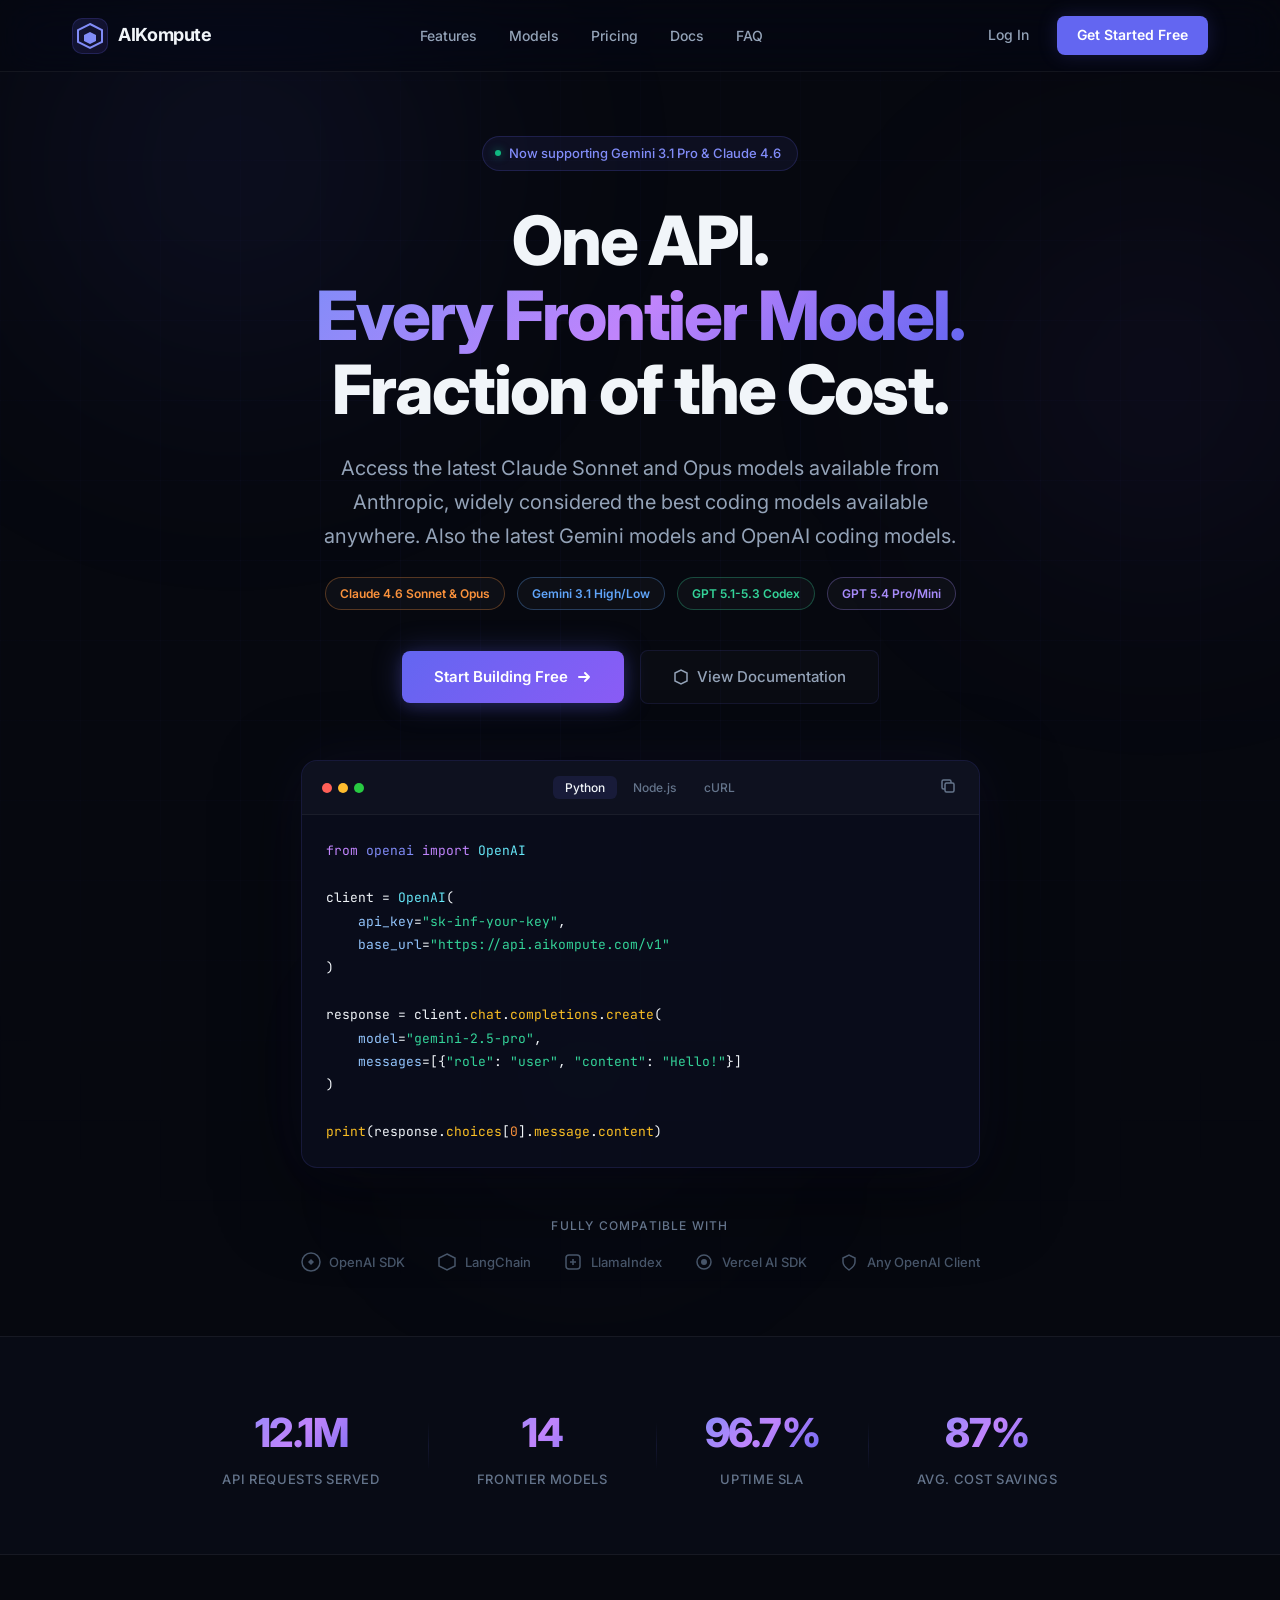
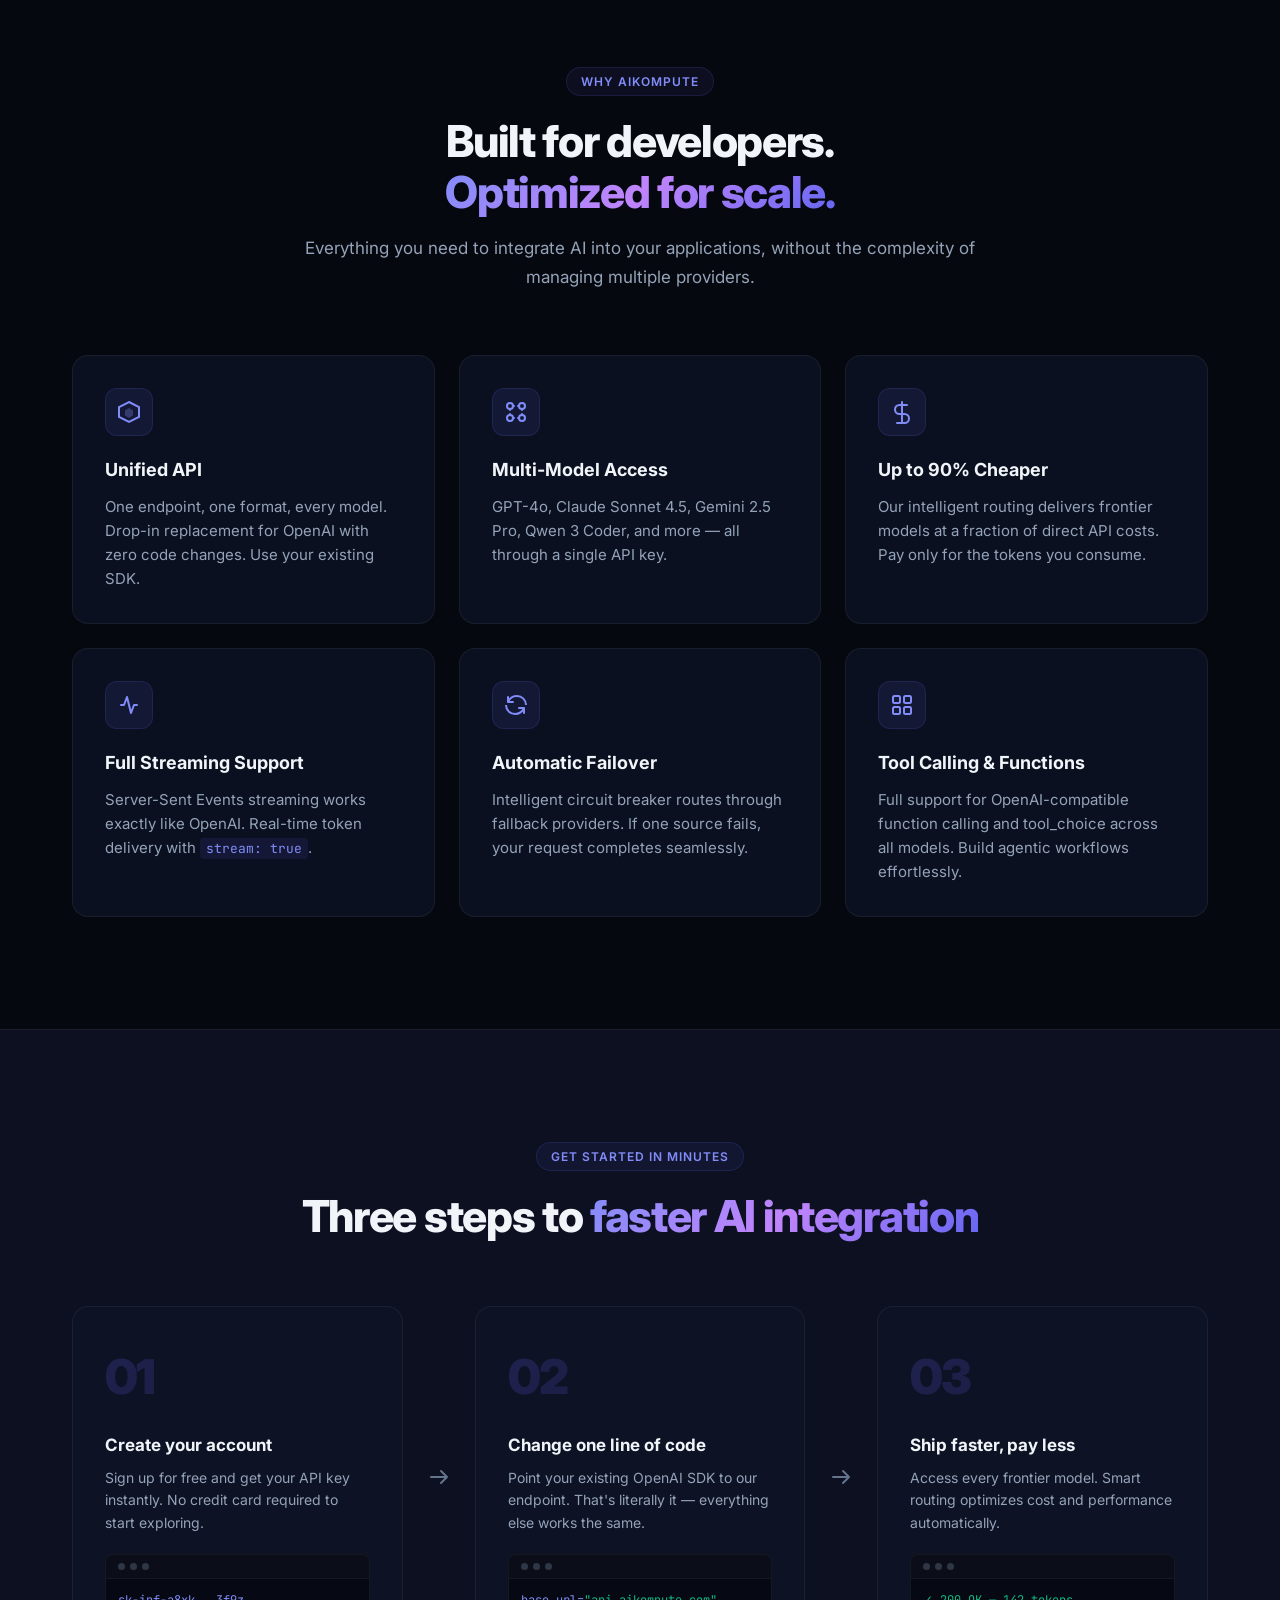
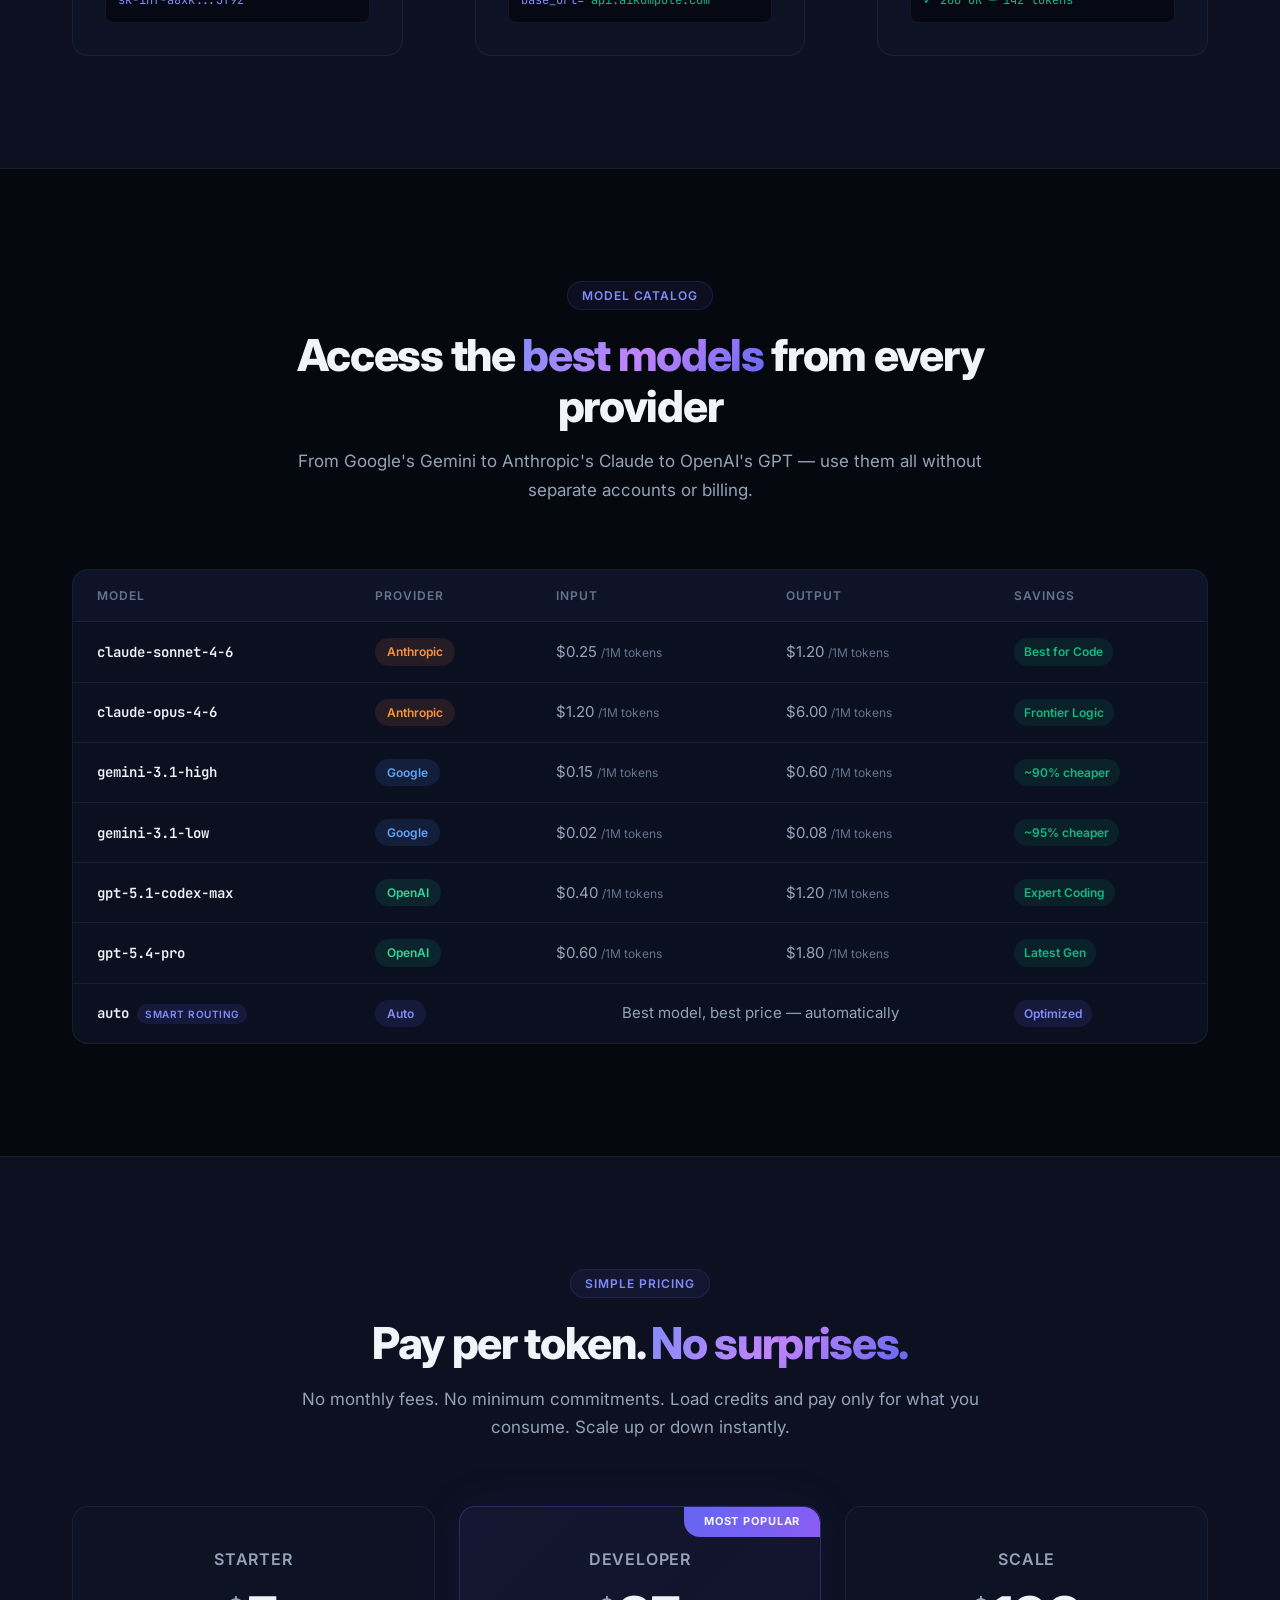
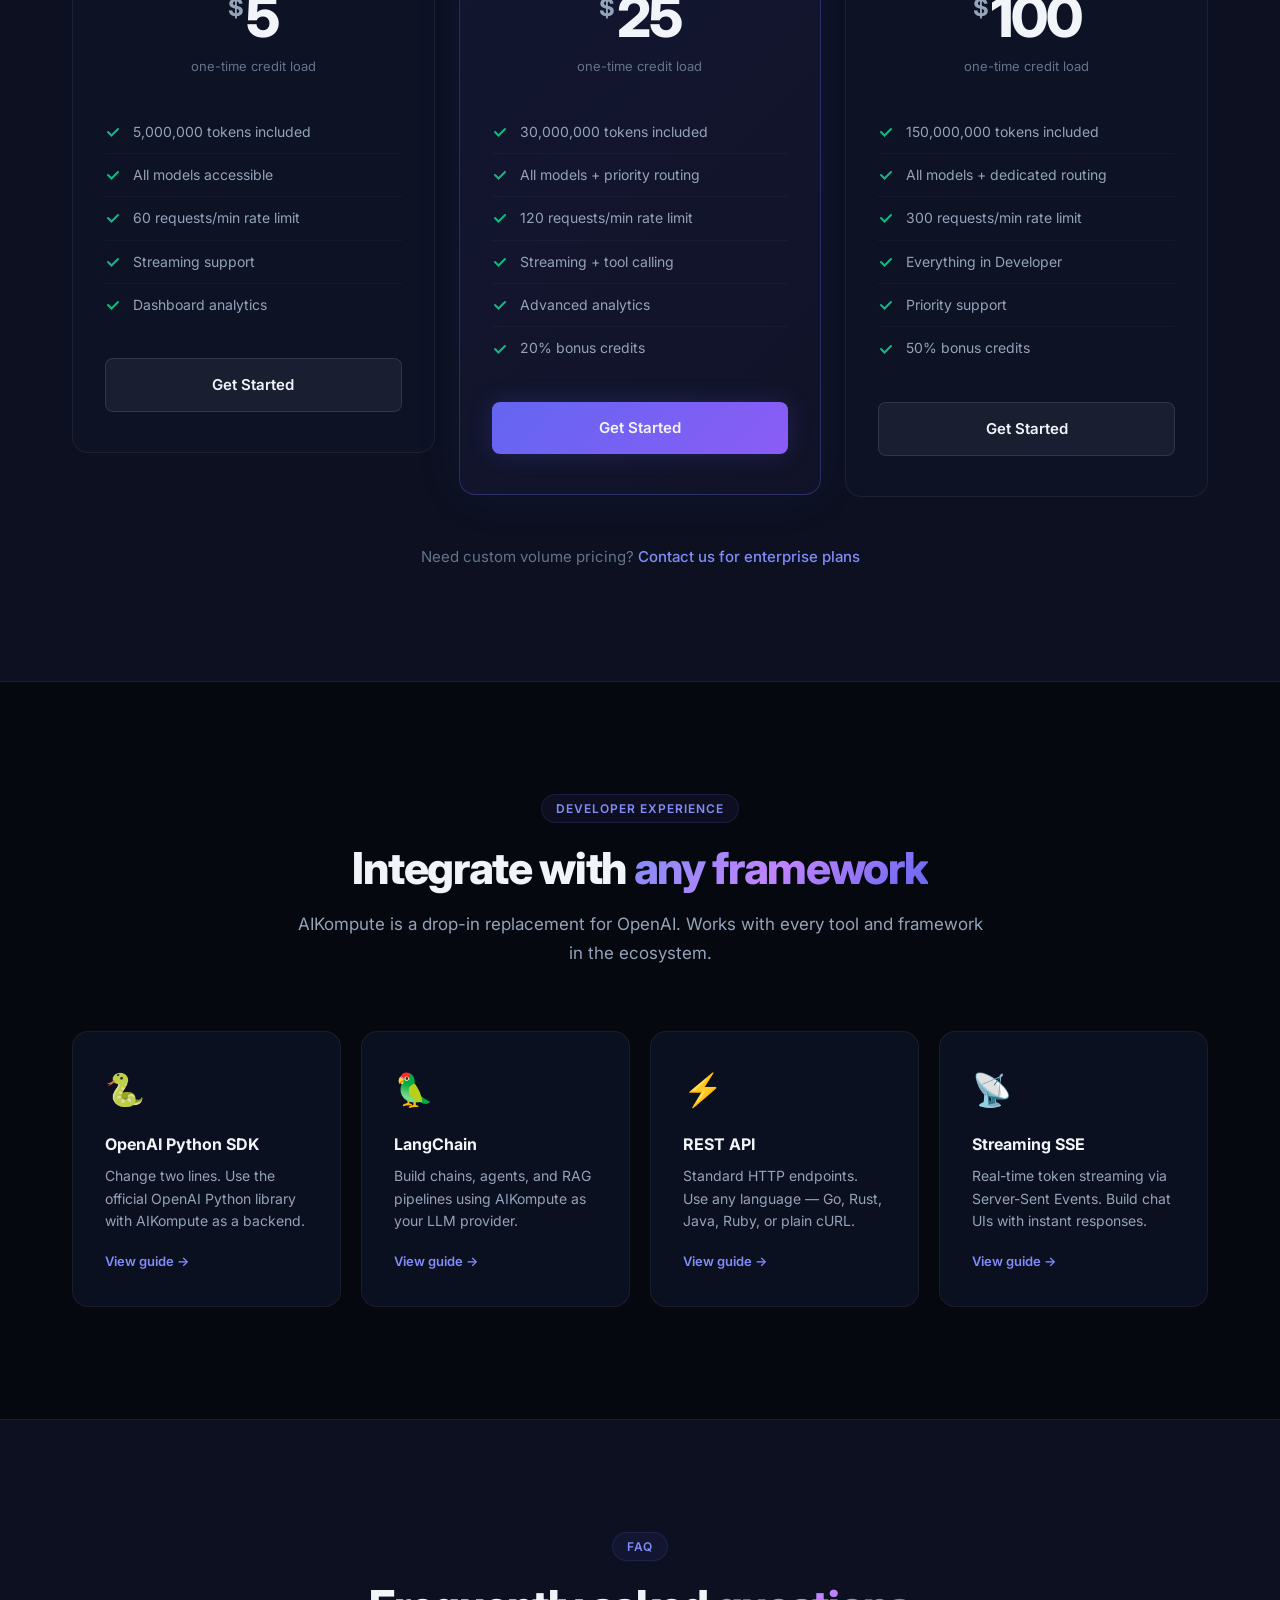
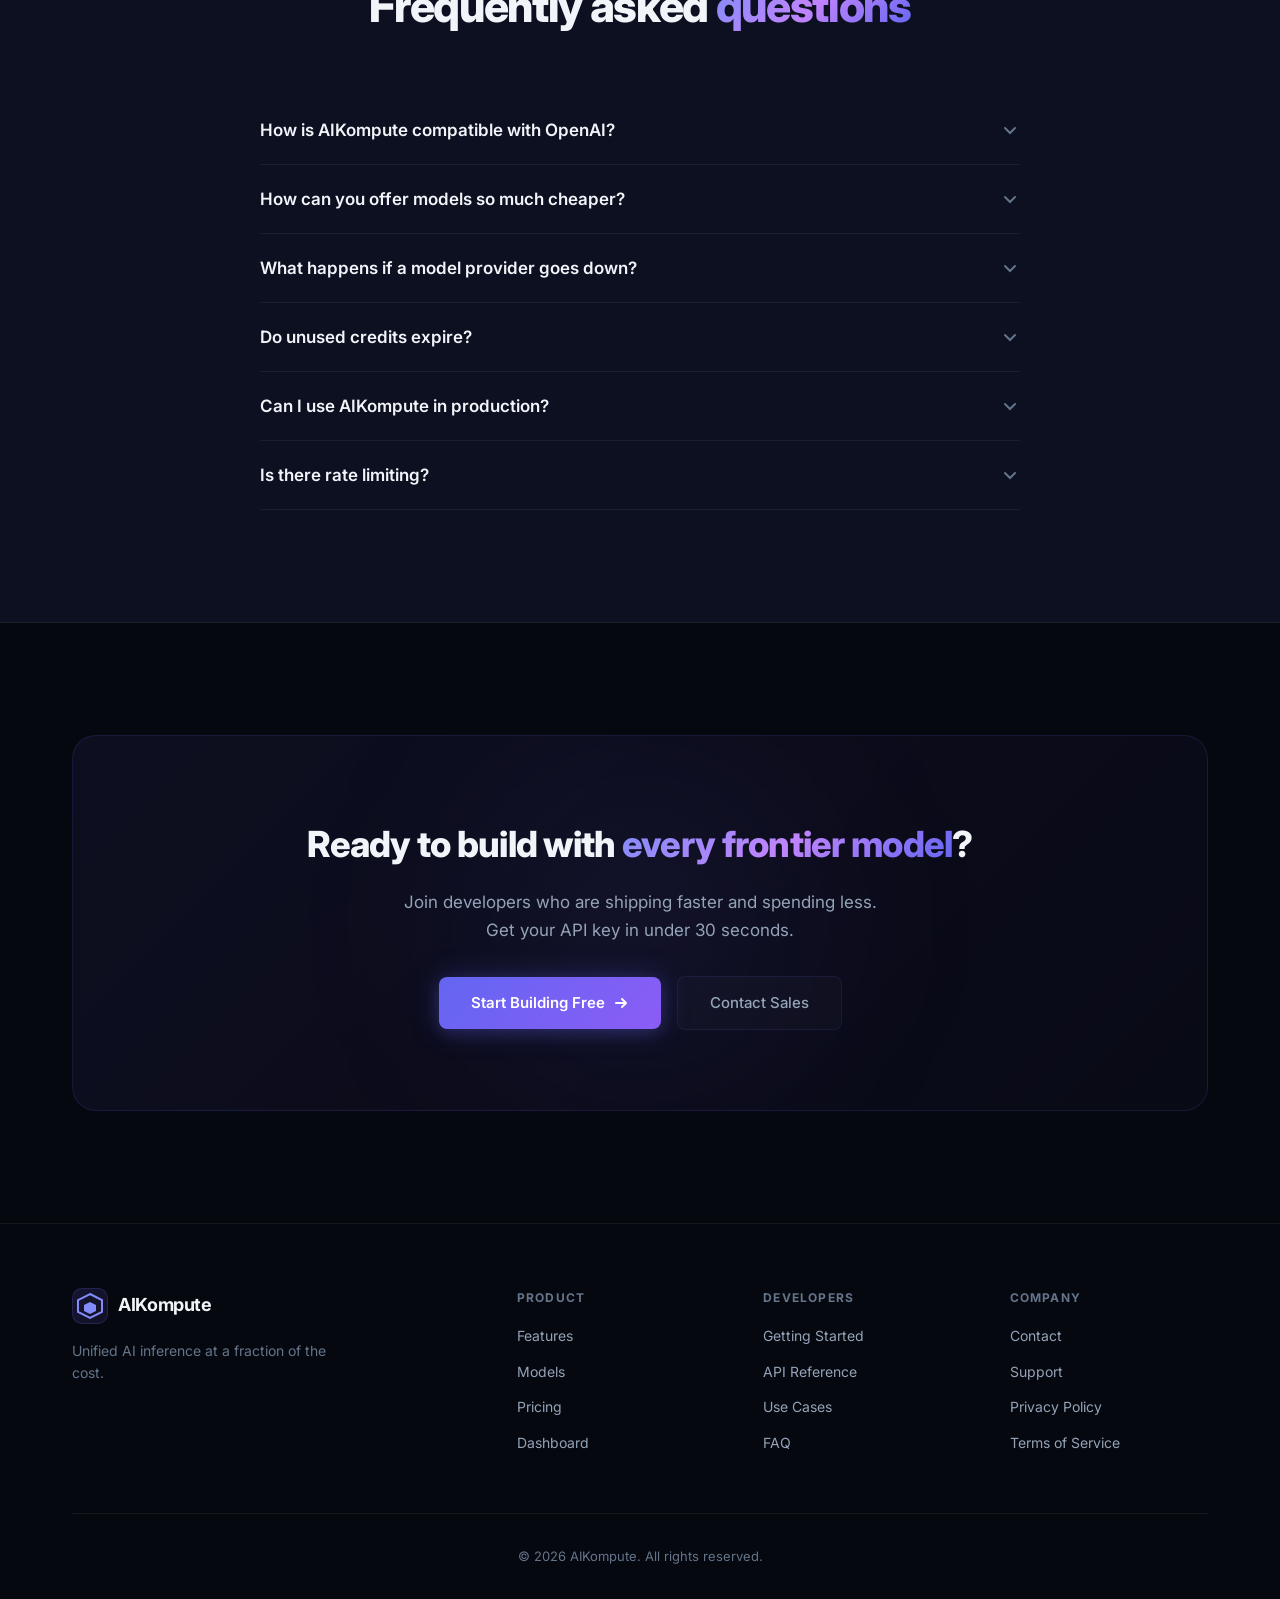
<file: dashboard/index.html>
<!DOCTYPE html>
<html lang="en">
<head>
    <meta charset="UTF-8">
    <meta name="viewport" content="width=device-width, initial-scale=1.0">
    <meta name="description" content="AIKompute — Access top-tier AI models like GPT-4o, Claude, and Gemini through one unified, OpenAI-compatible API. Pay only for what you use with transparent per-token pricing.">
    <meta name="keywords" content="AI API, GPT-4o, Claude, Gemini, OpenAI compatible, inference API, AI gateway, cheap AI API, developer API">
    <meta name="author" content="AIKompute">
    <meta property="og:title" content="AIKompute — Unified AI API Platform">
    <meta property="og:description" content="One API key. Every frontier model. Fraction of the cost.">
    <meta property="og:type" content="website">
    <meta property="og:url" content="https://aikompute.com">
    <title>AIKompute — Unified AI Inference API | GPT-4o, Claude, Gemini</title>
    <link rel="preconnect" href="https://fonts.googleapis.com">
    <link rel="preconnect" href="https://fonts.gstatic.com" crossorigin>
    <link href="https://fonts.googleapis.com/css2?family=Inter:wght@300;400;500;600;700;800;900&family=JetBrains+Mono:wght@400;500;600&display=swap" rel="stylesheet">
    <link rel="stylesheet" href="landing.css">
</head>
<body>

    <!-- ======================== NAVIGATION ======================== -->
    <nav class="navbar" id="navbar">
        <div class="nav-container">
            <a href="#" class="nav-logo" id="nav-logo">
                <div class="logo-mark">
                    <svg width="28" height="28" viewBox="0 0 28 28" fill="none">
                        <path d="M14 2L26 8V20L14 26L2 20V8L14 2Z" stroke="url(#logoGrad)" stroke-width="2" fill="none"/>
                        <path d="M14 10L20 13V19L14 22L8 19V13L14 10Z" fill="url(#logoGrad)"/>
                        <defs><linearGradient id="logoGrad" x1="2" y1="2" x2="26" y2="26"><stop stop-color="#818cf8"/><stop offset="1" stop-color="#6366f1"/></linearGradient></defs>
                    </svg>
                </div>
                <span>AIKompute</span>
            </a>
            <ul class="nav-links" id="nav-links">
                <li><a href="#features" class="nav-link">Features</a></li>
                <li><a href="#models" class="nav-link">Models</a></li>
                <li><a href="#pricing" class="nav-link">Pricing</a></li>
                <li><a href="#docs" class="nav-link">Docs</a></li>
                <li><a href="#faq" class="nav-link">FAQ</a></li>
            </ul>
            <div class="nav-actions">
                <a href="/login" class="btn-nav-ghost" id="nav-login-btn">Log In</a>
                <a href="/signup" class="btn-nav-primary" id="nav-signup-btn">Get Started Free</a>
            </div>
            <button class="mobile-toggle" id="mobile-toggle" aria-label="Toggle mobile menu">
                <span></span><span></span><span></span>
            </button>
        </div>
    </nav>

    <!-- ======================== HERO ======================== -->
    <section class="hero" id="hero">
        <div class="hero-bg">
            <div class="hero-glow hero-glow-1"></div>
            <div class="hero-glow hero-glow-2"></div>
            <div class="hero-glow hero-glow-3"></div>
            <div class="hero-grid"></div>
        </div>
        <div class="hero-container">
            <div class="hero-badge" id="hero-badge">
                <span class="badge-dot"></span>
                <span>Now supporting Gemini 3.1 Pro & Claude 4.6</span>
            </div>
            <h1 class="hero-title" id="hero-title">
                One API.<br>
                <span class="gradient-text">Every Frontier Model.</span><br>
                Fraction of the Cost.
            </h1>
            <p class="hero-subtitle" id="hero-subtitle">
                Access the latest Claude Sonnet and Opus models available from Anthropic, widely considered the best coding models available anywhere. Also the latest Gemini models and OpenAI coding models.
            </p>
            <div class="hero-model-chips" id="hero-model-chips">
                <span class="model-chip anthropic">Claude 4.6 Sonnet & Opus</span>
                <span class="model-chip google">Gemini 3.1 High/Low</span>
                <span class="model-chip openai">GPT 5.1-5.3 Codex</span>
                <span class="model-chip openai-max">GPT 5.4 Pro/Mini</span>
            </div>
            <div class="hero-actions" id="hero-actions">
                <a href="/signup" class="btn-hero-primary" id="hero-cta-primary">
                    Start Building Free
                    <svg width="16" height="16" viewBox="0 0 16 16" fill="none"><path d="M3 8H13M13 8L9 4M13 8L9 12" stroke="currentColor" stroke-width="2" stroke-linecap="round" stroke-linejoin="round"/></svg>
                </a>
                <a href="#docs" class="btn-hero-ghost" id="hero-cta-docs">
                    <svg width="16" height="16" viewBox="0 0 16 16" fill="none"><path d="M2 4L8 1L14 4V12L8 15L2 12V4Z" stroke="currentColor" stroke-width="1.5"/></svg>
                    View Documentation
                </a>
            </div>
            <div class="hero-code" id="hero-code">
                <div class="code-window">
                    <div class="code-header">
                        <div class="code-dots">
                            <span class="dot red"></span>
                            <span class="dot yellow"></span>
                            <span class="dot green"></span>
                        </div>
                        <div class="code-tabs">
                            <button class="code-tab active" data-lang="python" id="code-tab-python">Python</button>
                            <button class="code-tab" data-lang="javascript" id="code-tab-js">Node.js</button>
                            <button class="code-tab" data-lang="curl" id="code-tab-curl">cURL</button>
                        </div>
                        <button class="copy-btn" id="copy-code-btn" title="Copy to clipboard">
                            <svg width="14" height="14" viewBox="0 0 14 14" fill="none"><rect x="4" y="4" width="9" height="9" rx="1.5" stroke="currentColor" stroke-width="1.5"/><path d="M10 4V2.5A1.5 1.5 0 008.5 1H2.5A1.5 1.5 0 001 2.5V8.5A1.5 1.5 0 002.5 10H4" stroke="currentColor" stroke-width="1.5"/></svg>
                        </button>
                    </div>
                    <div class="code-body">
                        <pre class="code-block active" data-lang="python"><code><span class="kw">from</span> <span class="mod">openai</span> <span class="kw">import</span> <span class="cls">OpenAI</span>

<span class="var">client</span> = <span class="cls">OpenAI</span>(
    <span class="param">api_key</span>=<span class="str">"sk-inf-your-key"</span>,
    <span class="param">base_url</span>=<span class="str">"https://api.aikompute.com/v1"</span>
)

<span class="var">response</span> = <span class="var">client</span>.<span class="fn">chat</span>.<span class="fn">completions</span>.<span class="fn">create</span>(
    <span class="param">model</span>=<span class="str">"gemini-2.5-pro"</span>,
    <span class="param">messages</span>=[{<span class="str">"role"</span>: <span class="str">"user"</span>, <span class="str">"content"</span>: <span class="str">"Hello!"</span>}]
)

<span class="fn">print</span>(<span class="var">response</span>.<span class="fn">choices</span>[<span class="num">0</span>].<span class="fn">message</span>.<span class="fn">content</span>)</code></pre>
                        <pre class="code-block" data-lang="javascript"><code><span class="kw">import</span> <span class="cls">OpenAI</span> <span class="kw">from</span> <span class="str">"openai"</span>;

<span class="kw">const</span> <span class="var">client</span> = <span class="kw">new</span> <span class="cls">OpenAI</span>({
    <span class="param">apiKey</span>: <span class="str">"sk-inf-your-key"</span>,
    <span class="param">baseURL</span>: <span class="str">"https://api.aikompute.com/v1"</span>
});

<span class="kw">const</span> <span class="var">response</span> = <span class="kw">await</span> <span class="var">client</span>.<span class="fn">chat</span>.<span class="fn">completions</span>.<span class="fn">create</span>({
    <span class="param">model</span>: <span class="str">"claude-sonnet-4-5"</span>,
    <span class="param">messages</span>: [{<span class="str">"role"</span>: <span class="str">"user"</span>, <span class="str">"content"</span>: <span class="str">"Hello!"</span>}]
});

<span class="var">console</span>.<span class="fn">log</span>(<span class="var">response</span>.<span class="fn">choices</span>[<span class="num">0</span>].<span class="fn">message</span>.<span class="fn">content</span>);</code></pre>
                        <pre class="code-block" data-lang="curl"><code><span class="fn">curl</span> <span class="str">"https://api.aikompute.com/v1/chat/completions"</span> \
  <span class="param">-H</span> <span class="str">"Content-Type: application/json"</span> \
  <span class="param">-H</span> <span class="str">"Authorization: Bearer sk-inf-your-key"</span> \
  <span class="param">-d</span> <span class="str">'{
    "model": "gpt-4o",
    "messages": [
      {"role": "user", "content": "Hello!"}
    ]
  }'</span></code></pre>
                    </div>
                </div>
            </div>
            <div class="hero-trust" id="hero-trust">
                <span class="trust-label">Fully compatible with</span>
                <div class="trust-logos">
                    <div class="trust-item">
                        <svg width="20" height="20" viewBox="0 0 20 20" fill="none"><circle cx="10" cy="10" r="9" stroke="currentColor" stroke-width="1.5"/><path d="M7 10L10 7L13 10L10 13L7 10Z" fill="currentColor"/></svg>
                        <span>OpenAI SDK</span>
                    </div>
                    <div class="trust-item">
                        <svg width="20" height="20" viewBox="0 0 20 20" fill="none"><path d="M10 2L18 6V14L10 18L2 14V6L10 2Z" stroke="currentColor" stroke-width="1.5"/></svg>
                        <span>LangChain</span>
                    </div>
                    <div class="trust-item">
                        <svg width="20" height="20" viewBox="0 0 20 20" fill="none"><rect x="3" y="3" width="14" height="14" rx="3" stroke="currentColor" stroke-width="1.5"/><path d="M7 10H13M10 7V13" stroke="currentColor" stroke-width="1.5"/></svg>
                        <span>LlamaIndex</span>
                    </div>
                    <div class="trust-item">
                        <svg width="20" height="20" viewBox="0 0 20 20" fill="none"><circle cx="10" cy="10" r="3" fill="currentColor"/><circle cx="10" cy="10" r="7" stroke="currentColor" stroke-width="1.5"/></svg>
                        <span>Vercel AI SDK</span>
                    </div>
                    <div class="trust-item">
                        <svg width="20" height="20" viewBox="0 0 20 20" fill="none"><path d="M4 6L10 3L16 6V10C16 14 10 18 10 18C10 18 4 14 4 10V6Z" stroke="currentColor" stroke-width="1.5"/></svg>
                        <span>Any OpenAI Client</span>
                    </div>
                </div>
            </div>
        </div>
    </section>

    <!-- ======================== SOCIAL PROOF COUNTER ======================== -->
    <section class="social-proof" id="social-proof">
        <div class="container">
            <div class="proof-grid">
                <div class="proof-item" id="proof-requests">
                    <span class="proof-number" data-count="12500000">0</span>
                    <span class="proof-label">API Requests Served</span>
                </div>
                <div class="proof-divider"></div>
                <div class="proof-item" id="proof-models">
                    <span class="proof-number" data-count="15">0</span>
                    <span class="proof-label">Frontier Models</span>
                </div>
                <div class="proof-divider"></div>
                <div class="proof-item" id="proof-uptime">
                    <span class="proof-number" data-count="99.9" data-suffix="%" data-decimal="true">0</span>
                    <span class="proof-label">Uptime SLA</span>
                </div>
                <div class="proof-divider"></div>
                <div class="proof-item" id="proof-savings">
                    <span class="proof-number" data-count="90" data-suffix="%">0</span>
                    <span class="proof-label">Avg. Cost Savings</span>
                </div>
            </div>
        </div>
    </section>

    <!-- ======================== FEATURES ======================== -->
    <section class="features" id="features">
        <div class="container">
            <div class="section-header">
                <span class="section-tag">Why AIKompute</span>
                <h2 class="section-title">Built for developers.<br><span class="gradient-text">Optimized for scale.</span></h2>
                <p class="section-subtitle">Everything you need to integrate AI into your applications, without the complexity of managing multiple providers.</p>
            </div>
            <div class="features-grid">
                <div class="feature-card" id="feature-unified">
                    <div class="feature-icon">
                        <svg width="24" height="24" viewBox="0 0 24 24" fill="none"><path d="M12 2L22 7V17L12 22L2 17V7L12 2Z" stroke="currentColor" stroke-width="2"/><path d="M12 8L16 10.5V15.5L12 18L8 15.5V10.5L12 8Z" fill="currentColor" opacity="0.3"/></svg>
                    </div>
                    <h3>Unified API</h3>
                    <p>One endpoint, one format, every model. Drop-in replacement for OpenAI with zero code changes. Use your existing SDK.</p>
                </div>
                <div class="feature-card" id="feature-models">
                    <div class="feature-icon">
                        <svg width="24" height="24" viewBox="0 0 24 24" fill="none"><circle cx="6" cy="6" r="3" stroke="currentColor" stroke-width="2"/><circle cx="18" cy="6" r="3" stroke="currentColor" stroke-width="2"/><circle cx="6" cy="18" r="3" stroke="currentColor" stroke-width="2"/><circle cx="18" cy="18" r="3" stroke="currentColor" stroke-width="2"/><path d="M9 6H15M6 9V15M18 9V15M9 18H15" stroke="currentColor" stroke-width="1.5" stroke-dasharray="2 2"/></svg>
                    </div>
                    <h3>Multi-Model Access</h3>
                    <p>GPT-4o, Claude Sonnet 4.5, Gemini 2.5 Pro, Qwen 3 Coder, and more — all through a single API key.</p>
                </div>
                <div class="feature-card" id="feature-cost">
                    <div class="feature-icon">
                        <svg width="24" height="24" viewBox="0 0 24 24" fill="none"><path d="M12 2V22M17 5H9.5C7.01 5 5 7.01 5 9.5S7.01 14 9.5 14H14.5C16.99 14 19 16.01 19 18.5S16.99 23 14.5 23H7" stroke="currentColor" stroke-width="2" stroke-linecap="round"/></svg>
                    </div>
                    <h3>Up to 90% Cheaper</h3>
                    <p>Our intelligent routing delivers frontier models at a fraction of direct API costs. Pay only for the tokens you consume.</p>
                </div>
                <div class="feature-card" id="feature-streaming">
                    <div class="feature-icon">
                        <svg width="24" height="24" viewBox="0 0 24 24" fill="none"><path d="M4 12H7L10 4L14 20L17 12H20" stroke="currentColor" stroke-width="2" stroke-linecap="round" stroke-linejoin="round"/></svg>
                    </div>
                    <h3>Full Streaming Support</h3>
                    <p>Server-Sent Events streaming works exactly like OpenAI. Real-time token delivery with <code>stream: true</code>.</p>
                </div>
                <div class="feature-card" id="feature-fallback">
                    <div class="feature-icon">
                        <svg width="24" height="24" viewBox="0 0 24 24" fill="none"><path d="M4 4V9H9" stroke="currentColor" stroke-width="2" stroke-linecap="round" stroke-linejoin="round"/><path d="M20 20V15H15" stroke="currentColor" stroke-width="2" stroke-linecap="round" stroke-linejoin="round"/><path d="M4 9C5.5 5.5 9 3 13 3C17.97 3 22 7.03 22 12" stroke="currentColor" stroke-width="2"/><path d="M20 15C18.5 18.5 15 21 11 21C6.03 21 2 16.97 2 12" stroke="currentColor" stroke-width="2"/></svg>
                    </div>
                    <h3>Automatic Failover</h3>
                    <p>Intelligent circuit breaker routes through fallback providers. If one source fails, your request completes seamlessly.</p>
                </div>
                <div class="feature-card" id="feature-tools">
                    <div class="feature-icon">
                        <svg width="24" height="24" viewBox="0 0 24 24" fill="none"><rect x="3" y="3" width="7" height="7" rx="1.5" stroke="currentColor" stroke-width="2"/><rect x="14" y="3" width="7" height="7" rx="1.5" stroke="currentColor" stroke-width="2"/><rect x="3" y="14" width="7" height="7" rx="1.5" stroke="currentColor" stroke-width="2"/><rect x="14" y="14" width="7" height="7" rx="1.5" stroke="currentColor" stroke-width="2"/></svg>
                    </div>
                    <h3>Tool Calling & Functions</h3>
                    <p>Full support for OpenAI-compatible function calling and tool_choice across all models. Build agentic workflows effortlessly.</p>
                </div>
            </div>
        </div>
    </section>

    <!-- ======================== HOW IT WORKS ======================== -->
    <section class="how-it-works" id="how-it-works">
        <div class="container">
            <div class="section-header">
                <span class="section-tag">Get Started in Minutes</span>
                <h2 class="section-title">Three steps to <span class="gradient-text">faster AI integration</span></h2>
            </div>
            <div class="steps-grid">
                <div class="step-card" id="step-1">
                    <div class="step-number">01</div>
                    <div class="step-content">
                        <h3>Create your account</h3>
                        <p>Sign up for free and get your API key instantly. No credit card required to start exploring.</p>
                    </div>
                    <div class="step-visual">
                        <div class="mini-terminal">
                            <div class="terminal-header"><span class="terminal-dot"></span><span class="terminal-dot"></span><span class="terminal-dot"></span></div>
                            <code>sk-inf-a8xk...3f9z</code>
                        </div>
                    </div>
                </div>
                <div class="step-connector"><svg width="40" height="40" viewBox="0 0 40 40"><path d="M12 20H28M28 20L22 14M28 20L22 26" stroke="currentColor" stroke-width="2" stroke-linecap="round"/></svg></div>
                <div class="step-card" id="step-2">
                    <div class="step-number">02</div>
                    <div class="step-content">
                        <h3>Change one line of code</h3>
                        <p>Point your existing OpenAI SDK to our endpoint. That's literally it — everything else works the same.</p>
                    </div>
                    <div class="step-visual">
                        <div class="mini-terminal">
                            <div class="terminal-header"><span class="terminal-dot"></span><span class="terminal-dot"></span><span class="terminal-dot"></span></div>
                            <code>base_url=<span class="str">"api.aikompute.com"</span></code>
                        </div>
                    </div>
                </div>
                <div class="step-connector"><svg width="40" height="40" viewBox="0 0 40 40"><path d="M12 20H28M28 20L22 14M28 20L22 26" stroke="currentColor" stroke-width="2" stroke-linecap="round"/></svg></div>
                <div class="step-card" id="step-3">
                    <div class="step-number">03</div>
                    <div class="step-content">
                        <h3>Ship faster, pay less</h3>
                        <p>Access every frontier model. Smart routing optimizes cost and performance automatically.</p>
                    </div>
                    <div class="step-visual">
                        <div class="mini-terminal success">
                            <div class="terminal-header"><span class="terminal-dot"></span><span class="terminal-dot"></span><span class="terminal-dot"></span></div>
                            <code>✓ <span class="str">200 OK</span> — 142 tokens</code>
                        </div>
                    </div>
                </div>
            </div>
        </div>
    </section>

    <!-- ======================== MODELS ======================== -->
    <section class="models" id="models">
        <div class="container">
            <div class="section-header">
                <span class="section-tag">Model Catalog</span>
                <h2 class="section-title">Access the <span class="gradient-text">best models</span> from every provider</h2>
                <p class="section-subtitle">From Google's Gemini to Anthropic's Claude to OpenAI's GPT — use them all without separate accounts or billing.</p>
            </div>
            <div class="models-table-wrapper">
                <table class="models-table" id="models-table">
                    <thead>
                        <tr>
                            <th>Model</th>
                            <th>Provider</th>
                            <th>Input</th>
                            <th>Output</th>
                            <th>Savings</th>
                        </tr>
                    </thead>
                    <tbody>
                        <tr>
                            <td><span class="model-name">claude-sonnet-4-6</span></td>
                            <td><span class="provider-badge anthropic">Anthropic</span></td>
                            <td class="price">$0.25 <span class="per">/1M tokens</span></td>
                            <td class="price">$1.20 <span class="per">/1M tokens</span></td>
                            <td><span class="savings-badge">Best for Code</span></td>
                        </tr>
                        <tr>
                            <td><span class="model-name">claude-opus-4-6</span></td>
                            <td><span class="provider-badge anthropic">Anthropic</span></td>
                            <td class="price">$1.20 <span class="per">/1M tokens</span></td>
                            <td class="price">$6.00 <span class="per">/1M tokens</span></td>
                            <td><span class="savings-badge">Frontier Logic</span></td>
                        </tr>
                        <tr>
                            <td><span class="model-name">gemini-3.1-high</span></td>
                            <td><span class="provider-badge google">Google</span></td>
                            <td class="price">$0.15 <span class="per">/1M tokens</span></td>
                            <td class="price">$0.60 <span class="per">/1M tokens</span></td>
                            <td><span class="savings-badge">~90% cheaper</span></td>
                        </tr>
                        <tr>
                            <td><span class="model-name">gemini-3.1-low</span></td>
                            <td><span class="provider-badge google">Google</span></td>
                            <td class="price">$0.02 <span class="per">/1M tokens</span></td>
                            <td class="price">$0.08 <span class="per">/1M tokens</span></td>
                            <td><span class="savings-badge">~95% cheaper</span></td>
                        </tr>
                        <tr>
                            <td><span class="model-name">gpt-5.1-codex-max</span></td>
                            <td><span class="provider-badge openai">OpenAI</span></td>
                            <td class="price">$0.40 <span class="per">/1M tokens</span></td>
                            <td class="price">$1.20 <span class="per">/1M tokens</span></td>
                            <td><span class="savings-badge">Expert Coding</span></td>
                        </tr>
                        <tr>
                            <td><span class="model-name">gpt-5.4-pro</span></td>
                            <td><span class="provider-badge openai">OpenAI</span></td>
                            <td class="price">$0.60 <span class="per">/1M tokens</span></td>
                            <td class="price">$1.80 <span class="per">/1M tokens</span></td>
                            <td><span class="savings-badge">Latest Gen</span></td>
                        </tr>
                        <tr>
                            <td><span class="model-name">auto</span><span class="auto-tag">smart routing</span></td>
                            <td><span class="provider-badge auto">Auto</span></td>
                            <td class="price" colspan="2" style="text-align:center;">Best model, best price — automatically</td>
                            <td><span class="savings-badge highlight">Optimized</span></td>
                        </tr>
                    </tbody>
                </table>
            </div>
        </div>
    </section>

    <!-- ======================== PRICING ======================== -->
    <section class="pricing" id="pricing">
        <div class="container">
            <div class="section-header">
                <span class="section-tag">Simple Pricing</span>
                <h2 class="section-title">Pay per token. <span class="gradient-text">No surprises.</span></h2>
                <p class="section-subtitle">No monthly fees. No minimum commitments. Load credits and pay only for what you consume. Scale up or down instantly.</p>
            </div>
            <div class="pricing-grid">
                <div class="pricing-card" id="pricing-starter">
                    <div class="pricing-header">
                        <span class="pricing-name">Starter</span>
                        <div class="pricing-amount">
                            <span class="currency">$</span><span class="price-value">5</span>
                        </div>
                        <span class="pricing-period">one-time credit load</span>
                    </div>
                    <ul class="pricing-features">
                        <li><svg width="16" height="16" viewBox="0 0 16 16" fill="none"><path d="M3 8L6.5 11.5L13 5" stroke="#10b981" stroke-width="2" stroke-linecap="round"/></svg> 5,000,000 tokens included</li>
                        <li><svg width="16" height="16" viewBox="0 0 16 16" fill="none"><path d="M3 8L6.5 11.5L13 5" stroke="#10b981" stroke-width="2" stroke-linecap="round"/></svg> All models accessible</li>
                        <li><svg width="16" height="16" viewBox="0 0 16 16" fill="none"><path d="M3 8L6.5 11.5L13 5" stroke="#10b981" stroke-width="2" stroke-linecap="round"/></svg> 60 requests/min rate limit</li>
                        <li><svg width="16" height="16" viewBox="0 0 16 16" fill="none"><path d="M3 8L6.5 11.5L13 5" stroke="#10b981" stroke-width="2" stroke-linecap="round"/></svg> Streaming support</li>
                        <li><svg width="16" height="16" viewBox="0 0 16 16" fill="none"><path d="M3 8L6.5 11.5L13 5" stroke="#10b981" stroke-width="2" stroke-linecap="round"/></svg> Dashboard analytics</li>
                    </ul>
                    <a href="/signup" class="btn-pricing" id="pricing-starter-btn">Get Started</a>
                </div>
                <div class="pricing-card featured" id="pricing-developer">
                    <div class="pricing-badge">Most Popular</div>
                    <div class="pricing-header">
                        <span class="pricing-name">Developer</span>
                        <div class="pricing-amount">
                            <span class="currency">$</span><span class="price-value">25</span>
                        </div>
                        <span class="pricing-period">one-time credit load</span>
                    </div>
                    <ul class="pricing-features">
                        <li><svg width="16" height="16" viewBox="0 0 16 16" fill="none"><path d="M3 8L6.5 11.5L13 5" stroke="#10b981" stroke-width="2" stroke-linecap="round"/></svg> 30,000,000 tokens included</li>
                        <li><svg width="16" height="16" viewBox="0 0 16 16" fill="none"><path d="M3 8L6.5 11.5L13 5" stroke="#10b981" stroke-width="2" stroke-linecap="round"/></svg> All models + priority routing</li>
                        <li><svg width="16" height="16" viewBox="0 0 16 16" fill="none"><path d="M3 8L6.5 11.5L13 5" stroke="#10b981" stroke-width="2" stroke-linecap="round"/></svg> 120 requests/min rate limit</li>
                        <li><svg width="16" height="16" viewBox="0 0 16 16" fill="none"><path d="M3 8L6.5 11.5L13 5" stroke="#10b981" stroke-width="2" stroke-linecap="round"/></svg> Streaming + tool calling</li>
                        <li><svg width="16" height="16" viewBox="0 0 16 16" fill="none"><path d="M3 8L6.5 11.5L13 5" stroke="#10b981" stroke-width="2" stroke-linecap="round"/></svg> Advanced analytics</li>
                        <li><svg width="16" height="16" viewBox="0 0 16 16" fill="none"><path d="M3 8L6.5 11.5L13 5" stroke="#10b981" stroke-width="2" stroke-linecap="round"/></svg> 20% bonus credits</li>
                    </ul>
                    <a href="/signup" class="btn-pricing featured" id="pricing-dev-btn">Get Started</a>
                </div>
                <div class="pricing-card" id="pricing-scale">
                    <div class="pricing-header">
                        <span class="pricing-name">Scale</span>
                        <div class="pricing-amount">
                            <span class="currency">$</span><span class="price-value">100</span>
                        </div>
                        <span class="pricing-period">one-time credit load</span>
                    </div>
                    <ul class="pricing-features">
                        <li><svg width="16" height="16" viewBox="0 0 16 16" fill="none"><path d="M3 8L6.5 11.5L13 5" stroke="#10b981" stroke-width="2" stroke-linecap="round"/></svg> 150,000,000 tokens included</li>
                        <li><svg width="16" height="16" viewBox="0 0 16 16" fill="none"><path d="M3 8L6.5 11.5L13 5" stroke="#10b981" stroke-width="2" stroke-linecap="round"/></svg> All models + dedicated routing</li>
                        <li><svg width="16" height="16" viewBox="0 0 16 16" fill="none"><path d="M3 8L6.5 11.5L13 5" stroke="#10b981" stroke-width="2" stroke-linecap="round"/></svg> 300 requests/min rate limit</li>
                        <li><svg width="16" height="16" viewBox="0 0 16 16" fill="none"><path d="M3 8L6.5 11.5L13 5" stroke="#10b981" stroke-width="2" stroke-linecap="round"/></svg> Everything in Developer</li>
                        <li><svg width="16" height="16" viewBox="0 0 16 16" fill="none"><path d="M3 8L6.5 11.5L13 5" stroke="#10b981" stroke-width="2" stroke-linecap="round"/></svg> Priority support</li>
                        <li><svg width="16" height="16" viewBox="0 0 16 16" fill="none"><path d="M3 8L6.5 11.5L13 5" stroke="#10b981" stroke-width="2" stroke-linecap="round"/></svg> 50% bonus credits</li>
                    </ul>
                    <a href="/signup" class="btn-pricing" id="pricing-scale-btn">Get Started</a>
                </div>
            </div>
            <div class="pricing-footer">
                <p>Need custom volume pricing? <a href="mailto:enterprise@aikompute.com" id="enterprise-link">Contact us for enterprise plans</a></p>
            </div>
        </div>
    </section>

    <!-- ======================== DOCS / DEVELOPER EXPERIENCE ======================== -->
    <section class="developer-section" id="docs">
        <div class="container">
            <div class="section-header">
                <span class="section-tag">Developer Experience</span>
                <h2 class="section-title">Integrate with <span class="gradient-text">any framework</span></h2>
                <p class="section-subtitle">AIKompute is a drop-in replacement for OpenAI. Works with every tool and framework in the ecosystem.</p>
            </div>
            <div class="dx-grid">
                <div class="dx-card" id="dx-openai">
                    <div class="dx-icon">🐍</div>
                    <h3>OpenAI Python SDK</h3>
                    <p>Change two lines. Use the official OpenAI Python library with AIKompute as a backend.</p>
                    <a href="docs/getting_started.md" class="dx-link">View guide →</a>
                </div>
                <div class="dx-card" id="dx-langchain">
                    <div class="dx-icon">🦜</div>
                    <h3>LangChain</h3>
                    <p>Build chains, agents, and RAG pipelines using AIKompute as your LLM provider.</p>
                    <a href="docs/use_cases.md" class="dx-link">View guide →</a>
                </div>
                <div class="dx-card" id="dx-rest">
                    <div class="dx-icon">⚡</div>
                    <h3>REST API</h3>
                    <p>Standard HTTP endpoints. Use any language — Go, Rust, Java, Ruby, or plain cURL.</p>
                    <a href="docs/api_reference.md" class="dx-link">View guide →</a>
                </div>
                <div class="dx-card" id="dx-streaming">
                    <div class="dx-icon">📡</div>
                    <h3>Streaming SSE</h3>
                    <p>Real-time token streaming via Server-Sent Events. Build chat UIs with instant responses.</p>
                    <a href="docs/api_reference.md" class="dx-link">View guide →</a>
                </div>
            </div>
        </div>
    </section>

    <!-- ======================== FAQ ======================== -->
    <section class="faq" id="faq">
        <div class="container">
            <div class="section-header">
                <span class="section-tag">FAQ</span>
                <h2 class="section-title">Frequently asked <span class="gradient-text">questions</span></h2>
            </div>
            <div class="faq-list" id="faq-list">
                <div class="faq-item" id="faq-1">
                    <button class="faq-question" aria-expanded="false">
                        <span>How is AIKompute compatible with OpenAI?</span>
                        <svg class="faq-chevron" width="20" height="20" viewBox="0 0 20 20" fill="none"><path d="M5 8L10 13L15 8" stroke="currentColor" stroke-width="2" stroke-linecap="round"/></svg>
                    </button>
                    <div class="faq-answer">
                        <p>AIKompute implements the full OpenAI Chat Completions API specification. You can use the official OpenAI Python SDK, Node.js SDK, or any OpenAI-compatible client by simply changing the <code>base_url</code> to <code>https://api.aikompute.com/v1</code> and using your AIKompute API key. Streaming, tool calling, and all standard parameters work identically.</p>
                    </div>
                </div>
                <div class="faq-item" id="faq-2">
                    <button class="faq-question" aria-expanded="false">
                        <span>How can you offer models so much cheaper?</span>
                        <svg class="faq-chevron" width="20" height="20" viewBox="0 0 20 20" fill="none"><path d="M5 8L10 13L15 8" stroke="currentColor" stroke-width="2" stroke-linecap="round"/></svg>
                    </button>
                    <div class="faq-answer">
                        <p>We use intelligent routing and optimized infrastructure to deliver inference at significantly lower costs. Our architecture leverages efficient resource management and multi-provider orchestration, passing those savings directly to you while maintaining quality and reliability.</p>
                    </div>
                </div>
                <div class="faq-item" id="faq-3">
                    <button class="faq-question" aria-expanded="false">
                        <span>What happens if a model provider goes down?</span>
                        <svg class="faq-chevron" width="20" height="20" viewBox="0 0 20 20" fill="none"><path d="M5 8L10 13L15 8" stroke="currentColor" stroke-width="2" stroke-linecap="round"/></svg>
                    </button>
                    <div class="faq-answer">
                        <p>Our system uses an intelligent circuit breaker with automatic failover. If a primary provider encounters an issue, your request is seamlessly rerouted through our fallback chain to an alternative provider. This happens transparently — you always get a response.</p>
                    </div>
                </div>
                <div class="faq-item" id="faq-4">
                    <button class="faq-question" aria-expanded="false">
                        <span>Do unused credits expire?</span>
                        <svg class="faq-chevron" width="20" height="20" viewBox="0 0 20 20" fill="none"><path d="M5 8L10 13L15 8" stroke="currentColor" stroke-width="2" stroke-linecap="round"/></svg>
                    </button>
                    <div class="faq-answer">
                        <p>No. Your credits never expire. Load them when you want, use them at your own pace. There are no monthly minimums or use-it-or-lose-it policies.</p>
                    </div>
                </div>
                <div class="faq-item" id="faq-5">
                    <button class="faq-question" aria-expanded="false">
                        <span>Can I use AIKompute in production?</span>
                        <svg class="faq-chevron" width="20" height="20" viewBox="0 0 20 20" fill="none"><path d="M5 8L10 13L15 8" stroke="currentColor" stroke-width="2" stroke-linecap="round"/></svg>
                    </button>
                    <div class="faq-answer">
                        <p>Absolutely. AIKompute is built as a commercial-grade, multi-tenant platform designed for production workloads. We offer 99.9% uptime SLA, intelligent failover, rate limiting, and detailed usage analytics through your dashboard.</p>
                    </div>
                </div>
                <div class="faq-item" id="faq-6">
                    <button class="faq-question" aria-expanded="false">
                        <span>Is there rate limiting?</span>
                        <svg class="faq-chevron" width="20" height="20" viewBox="0 0 20 20" fill="none"><path d="M5 8L10 13L15 8" stroke="currentColor" stroke-width="2" stroke-linecap="round"/></svg>
                    </button>
                    <div class="faq-answer">
                        <p>Yes, rate limits depend on your plan tier. Starter plans get 60 RPM, Developer plans get 120 RPM, and Scale plans get 300 RPM. Need higher limits? Contact us for a custom enterprise plan.</p>
                    </div>
                </div>
            </div>
        </div>
    </section>

    <!-- ======================== CTA FOOTER ======================== -->
    <section class="cta-section" id="cta-section">
        <div class="container">
            <div class="cta-box">
                <div class="cta-glow"></div>
                <h2>Ready to build with <span class="gradient-text">every frontier model</span>?</h2>
                <p>Join developers who are shipping faster and spending less. Get your API key in under 30 seconds.</p>
                <div class="cta-actions">
                    <a href="/signup" class="btn-hero-primary" id="footer-cta-primary">
                        Start Building Free
                        <svg width="16" height="16" viewBox="0 0 16 16" fill="none"><path d="M3 8H13M13 8L9 4M13 8L9 12" stroke="currentColor" stroke-width="2" stroke-linecap="round" stroke-linejoin="round"/></svg>
                    </a>
                    <a href="mailto:hello@aikompute.com" class="btn-hero-ghost" id="footer-cta-contact">Contact Sales</a>
                </div>
            </div>
        </div>
    </section>

    <!-- ======================== FOOTER ======================== -->
    <footer class="footer" id="footer">
        <div class="container">
            <div class="footer-grid">
                <div class="footer-brand">
                    <a href="#" class="nav-logo">
                        <div class="logo-mark">
                            <svg width="28" height="28" viewBox="0 0 28 28" fill="none">
                                <path d="M14 2L26 8V20L14 26L2 20V8L14 2Z" stroke="url(#logoGrad2)" stroke-width="2" fill="none"/>
                                <path d="M14 10L20 13V19L14 22L8 19V13L14 10Z" fill="url(#logoGrad2)"/>
                                <defs><linearGradient id="logoGrad2" x1="2" y1="2" x2="26" y2="26"><stop stop-color="#818cf8"/><stop offset="1" stop-color="#6366f1"/></linearGradient></defs>
                            </svg>
                        </div>
                        <span>AIKompute</span>
                    </a>
                    <p class="footer-tagline">Unified AI inference at a fraction of the cost.</p>
                </div>
                <div class="footer-col">
                    <h4>Product</h4>
                    <ul>
                        <li><a href="#features">Features</a></li>
                        <li><a href="#models">Models</a></li>
                        <li><a href="#pricing">Pricing</a></li>
                        <li><a href="/login">Dashboard</a></li>
                    </ul>
                </div>
                <div class="footer-col">
                    <h4>Developers</h4>
                    <ul>
                        <li><a href="docs/getting_started.md">Getting Started</a></li>
                        <li><a href="docs/api_reference.md">API Reference</a></li>
                        <li><a href="docs/use_cases.md">Use Cases</a></li>
                        <li><a href="docs/faq.md">FAQ</a></li>
                    </ul>
                </div>
                <div class="footer-col">
                    <h4>Company</h4>
                    <ul>
                        <li><a href="mailto:hello@aikompute.com">Contact</a></li>
                        <li><a href="docs/support_and_help.md">Support</a></li>
                        <li><a href="#">Privacy Policy</a></li>
                        <li><a href="#">Terms of Service</a></li>
                    </ul>
                </div>
            </div>
            <div class="footer-bottom">
                <p>&copy; 2026 AIKompute. All rights reserved.</p>
            </div>
        </div>
    </footer>

    <script src="landing.js"></script>
</body>
</html>
</file>
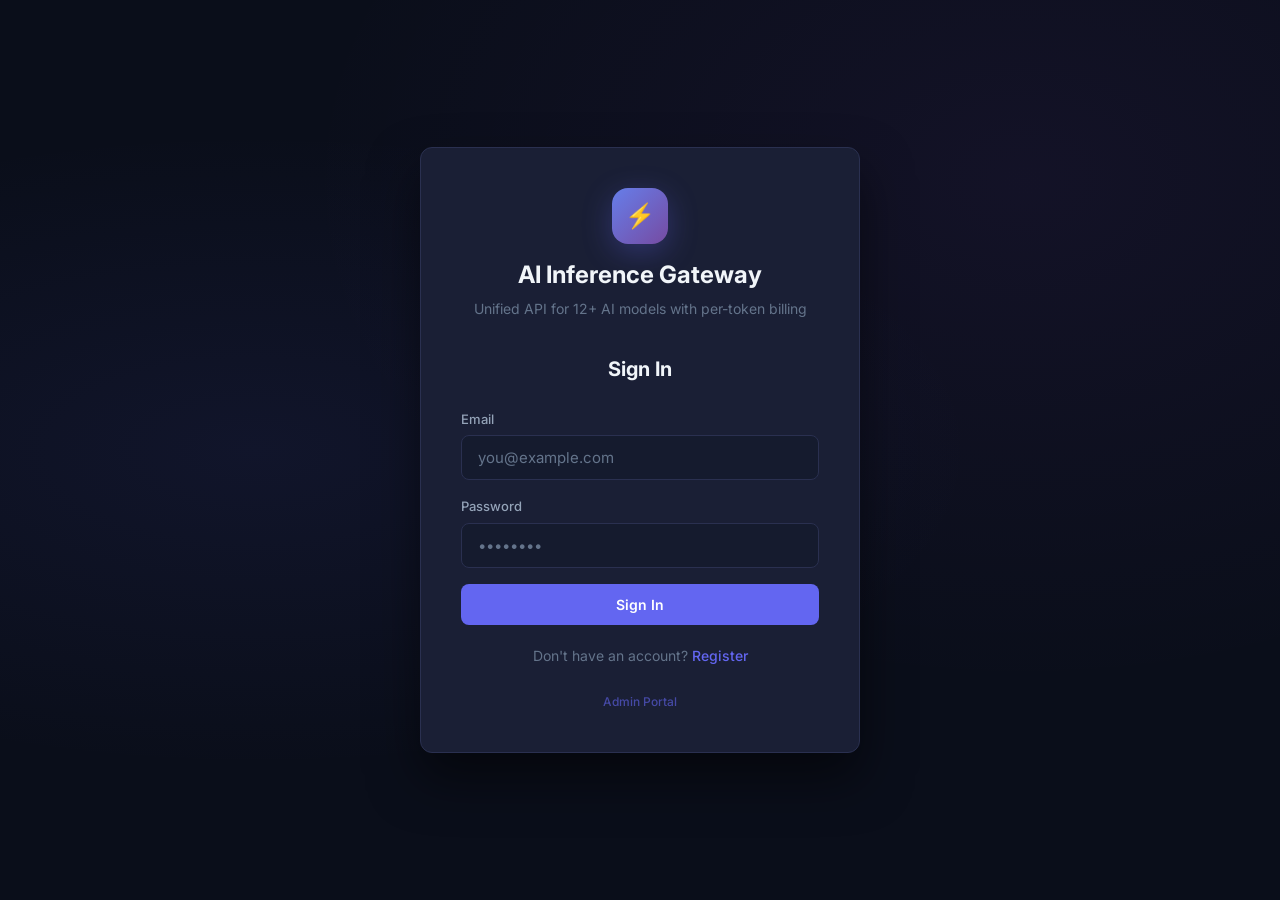
<file: dashboard/auth.html>
<!DOCTYPE html>
<html lang="en">

<head>
    <meta charset="UTF-8">
    <meta name="viewport" content="width=device-width, initial-scale=1.0">
    <title>AI Inference Gateway — Dashboard</title>
    <meta name="description" content="Manage your AI inference API keys, usage, and billing.">
    <link rel="preconnect" href="https://fonts.googleapis.com">
    <link href="https://fonts.googleapis.com/css2?family=Inter:wght@300;400;500;600;700&display=swap" rel="stylesheet">
    <link rel="stylesheet" href="styles.css">
</head>

<body>
    <!-- Auth Screen -->
    <div id="auth-screen" class="auth-screen">
        <div class="auth-card">
            <div class="auth-logo">
                <div class="logo-icon">⚡</div>
                <h1>AI Inference Gateway</h1>
                <p class="subtitle">Unified API for 12+ AI models with per-token billing</p>
            </div>
            <div id="login-form" class="auth-form">
                <h2>Sign In</h2>
                <div class="form-group">
                    <label>Email</label>
                    <input type="email" id="login-email" placeholder="you@example.com" autocomplete="email">
                </div>
                <div class="form-group">
                    <label>Password</label>
                    <input type="password" id="login-password" placeholder="••••••••" autocomplete="current-password">
                </div>
                <button onclick="login()" class="btn btn-primary btn-full">Sign In</button>
                <div class="auth-switch">
                    Don't have an account? <a onclick="showRegister()">Register</a><br><br>
                    <a href="admin.html" style="font-size: 0.75rem; opacity: 0.6;">Admin Portal</a>
                </div>
            </div>
            <div id="register-form" class="auth-form" style="display:none">
                <h2>Create Account</h2>
                <div class="form-group">
                    <label>Email</label>
                    <input type="email" id="reg-email" placeholder="you@example.com">
                </div>
                <div class="form-group">
                    <label>Password</label>
                    <input type="password" id="reg-password" placeholder="Min 8 characters">
                </div>
                <div class="form-group">
                    <label>Display Name</label>
                    <input type="text" id="reg-name" placeholder="Your name">
                </div>
                <button onclick="register()" class="btn btn-primary btn-full">Create Account</button>
                <p class="auth-switch">Already have an account? <a onclick="showLogin()">Sign in</a></p>
            </div>
            <div id="api-key-reveal" class="api-key-reveal" style="display:none">
                <div class="alert alert-success">
                    <h3>🎉 Account Created!</h3>
                    <p>Your API key (save it now — it won't be shown again):</p>
                    <div class="api-key-box">
                        <code id="new-api-key"></code>
                        <button onclick="copyKey()" class="btn btn-sm">Copy</button>
                    </div>
                    <button onclick="proceedToDashboard()" class="btn btn-primary" style="margin-top:1rem">Continue to
                        Dashboard →</button>
                </div>
            </div>
            <div id="auth-error" class="alert alert-error" style="display:none"></div>
        </div>
    </div>

    <!-- Dashboard -->
    <div id="dashboard" class="dashboard" style="display:none">
        <!-- Sidebar -->
        <nav class="sidebar">
            <div class="sidebar-header">
                <div class="logo-icon small">⚡</div>
                <span>AI Gateway</span>
            </div>
            <ul class="nav-links">
                <li><a onclick="showTab('overview')" class="nav-link active" data-tab="overview">📊 Overview</a></li>
                <li><a onclick="showTab('keys')" class="nav-link" data-tab="keys">🔑 API Keys</a></li>
                <li><a onclick="showTab('usage')" class="nav-link" data-tab="usage">📈 Usage</a></li>
                <li><a onclick="showTab('billing')" class="nav-link" data-tab="billing">💳 Billing</a></li>
                <li><a onclick="showTab('docs')" class="nav-link" data-tab="docs">📚 API Docs</a></li>
            </ul>
            <div class="sidebar-footer">
                <div class="user-info">
                    <span id="user-email"></span>
                </div>
                <button onclick="logout()" class="btn btn-sm btn-ghost">Sign Out</button>
            </div>
        </nav>

        <!-- Main Content -->
        <main class="main-content">
            <!-- Overview Tab -->
            <section id="tab-overview" class="tab-content active">
                <div class="page-header">
                    <h1>Dashboard</h1>
                    <div class="balance-badge">
                        <span class="balance-label">Credits</span>
                        <span id="balance-display" class="balance-amount">—</span>
                    </div>
                </div>
                <div class="stats-grid">
                    <div class="stat-card gradient-blue">
                        <div class="stat-icon">🪙</div>
                        <div class="stat-info">
                            <div class="stat-value" id="stat-balance">—</div>
                            <div class="stat-label">Credit Balance</div>
                        </div>
                    </div>
                    <div class="stat-card gradient-purple">
                        <div class="stat-icon">📨</div>
                        <div class="stat-info">
                            <div class="stat-value" id="stat-requests">—</div>
                            <div class="stat-label">Requests (30d)</div>
                        </div>
                    </div>
                    <div class="stat-card gradient-green">
                        <div class="stat-icon">🔤</div>
                        <div class="stat-info">
                            <div class="stat-value" id="stat-tokens">—</div>
                            <div class="stat-label">Tokens Used (30d)</div>
                        </div>
                    </div>
                    <div class="stat-card gradient-orange">
                        <div class="stat-icon">⚡</div>
                        <div class="stat-info">
                            <div class="stat-value" id="stat-models">12+</div>
                            <div class="stat-label">Available Models</div>
                        </div>
                    </div>
                </div>

                <div class="card" style="margin-top:2rem">
                    <h2>Quick Start</h2>
                    <div class="code-block">
                        <pre><code>curl <span id="api-base-url"></span>/v1/chat/completions \
  -H "Content-Type: application/json" \
  -H "Authorization: Bearer YOUR_API_KEY" \
  -d '{
    "model": "gemini-2.0-flash",
    "messages": [{"role": "user", "content": "Hello!"}]
  }'</code></pre>
                    </div>
                    <p style="margin-top:1rem; color: var(--text-dim)">
                        Compatible with any OpenAI SDK. Just change the base URL and API key.
                    </p>
                </div>
            </section>

            <!-- API Keys Tab -->
            <section id="tab-keys" class="tab-content">
                <div class="page-header">
                    <h1>API Keys</h1>
                    <button onclick="createKey()" class="btn btn-primary">+ Create Key</button>
                </div>
                <div id="keys-list" class="keys-list"></div>
            </section>

            <!-- Usage Tab -->
            <section id="tab-usage" class="tab-content">
                <div class="page-header">
                    <h1>Usage Analytics</h1>
                </div>
                <div id="usage-summary" class="usage-table-container"></div>
                <h2 style="margin-top:2rem">Daily Breakdown</h2>
                <div id="usage-daily" class="usage-table-container"></div>
            </section>

            <!-- Billing Tab -->
            <section id="tab-billing" class="tab-content">
                <div class="page-header">
                    <h1>Buy Credits</h1>
                </div>
                <div id="packages-grid" class="packages-grid"></div>
                <h2 style="margin-top:2rem">Transaction History</h2>
                <div id="transactions-list" class="transactions-list"></div>
            </section>

            <!-- Docs Tab -->
            <section id="tab-docs" class="tab-content">
                <div class="page-header">
                    <h1>API Reference</h1>
                </div>
                <div class="card">
                    <h2>Base URL</h2>
                    <code class="inline-code" id="docs-base-url"></code>

                    <h2 style="margin-top:2rem">Authentication</h2>
                    <p>Pass your API key in the <code class="inline-code">Authorization</code> header:</p>
                    <div class="code-block">
                        <pre><code>Authorization: Bearer sk-inf-your-key-here</code></pre>
                    </div>

                    <h2 style="margin-top:2rem">Available Models</h2>
                    <table class="data-table">
                        <thead>
                            <tr>
                                <th>Model Name</th>
                                <th>Pricing (Input/Output per 1M)</th>
                            </tr>
                        </thead>
                        <tbody>
                            <tr>
                                <td>claude-opus*</td>
                                <td><span class="badge paid">$7.50 / $37.50</span></td>
                            </tr>
                            <tr>
                                <td>claude-sonnet*</td>
                                <td><span class="badge paid">$1.50 / $7.50</span></td>
                            </tr>
                            <tr>
                                <td>claude-haiku*</td>
                                <td><span class="badge free">$0.12 / $0.62</span></td>
                            </tr>
                            <tr>
                                <td>gemini-3.1-pro-high</td>
                                <td><span class="badge paid">$0.62 / $2.50</span></td>
                            </tr>
                            <tr>
                                <td>gemini-3.1-pro-low</td>
                                <td><span class="badge free">$0.17 / $0.52</span></td>
                            </tr>
                            <tr>
                                <td>gpt-4o</td>
                                <td><span class="badge paid">$1.25 / $5.00</span></td>
                            </tr>
                            <tr>
                                <td>deepseek-v3</td>
                                <td><span class="badge free">$0.10 / $0.20</span></td>
                            </tr>
                            <tr>
                                <td>deepseek-r1</td>
                                <td><span class="badge free">$0.10 / $0.20</span></td>
                            </tr>
                            <tr>
                                <td>gemini-3.0-flash</td>
                                <td><span class="badge free">$0.05 / $0.20</span></td>
                            </tr>
                            <tr>
                                <td>gemini-2.0-flash</td>
                                <td><span class="badge free">$0.05 / $0.20</span></td>
                            </tr>
                            <tr>
                                <td>qwen3-coder-plus</td>
                                <td><span class="badge free">$0.10 / $0.30</span></td>
                            </tr>
                        </tbody>
                    </table>

                    <h2 style="margin-top:2rem">Chat Completion</h2>
                    <p><code class="inline-code">POST /v1/chat/completions</code></p>
                    <div class="code-block">
                        <pre><code>{
  "model": "claude-sonnet-4-6",
  "messages": [
    {"role": "system", "content": "You are a helpful assistant."},
    {"role": "user", "content": "Explain quantum computing"}
  ],
  "temperature": 0.7,
  "max_tokens": 1000,
  "stream": false
}</code></pre>
                    </div>

                    <h2 style="margin-top:2rem">Python SDK Example</h2>
                    <div class="code-block">
                        <pre><code>from openai import OpenAI

client = OpenAI(
    api_key="sk-inf-your-key-here",
    base_url="<span class="docs-url-placeholder"></span>/v1"
)

response = client.chat.completions.create(
    model="gemini-3.0-pro",
    messages=[{"role": "user", "content": "Hello!"}]
)
print(response.choices[0].message.content)</code></pre>
                    </div>

                    <h2 style="margin-top:2rem">Service Reliability</h2>
                    <div class="card" style="background: var(--bg-secondary); border: 1px solid var(--border)">
                        <p>Our gateway uses a multi-layered infrastructure to ensure 99.9% availability:
                        </p>
                        <ol style="margin: 1rem 0; padding-left: 1.5rem; color: var(--text-secondary)">
                            <li>Requests are balanced across a distributed pool of processing nodes.</li>
                            <li>If a node becomes busy or goes offline, our system instantly redirects your request to a
                                healthy alternative.</li>
                            <li>Integrated load-bearing ensures that even during high-traffic periods, your API calls
                                remain responsive.</li>
                            <li>Periodic health checks proactively monitor all nodes to guarantee consistent
                                performance.</li>
                        </ol>
                        <p style="color: var(--text-dim)">This architecture provides a seamless experience without
                            manual endpoint management.</p>
                    </div>
                </div>
            </section>
        </main>
    </div>

    <script src="app.js"></script>
    <script>
        // Route awareness for /signup
        window.addEventListener('load', () => {
            if (window.location.pathname === '/signup') {
                if (typeof showRegister === 'function') {
                    showRegister();
                }
            }
        });
    </script>
</body>

</html>
</file>
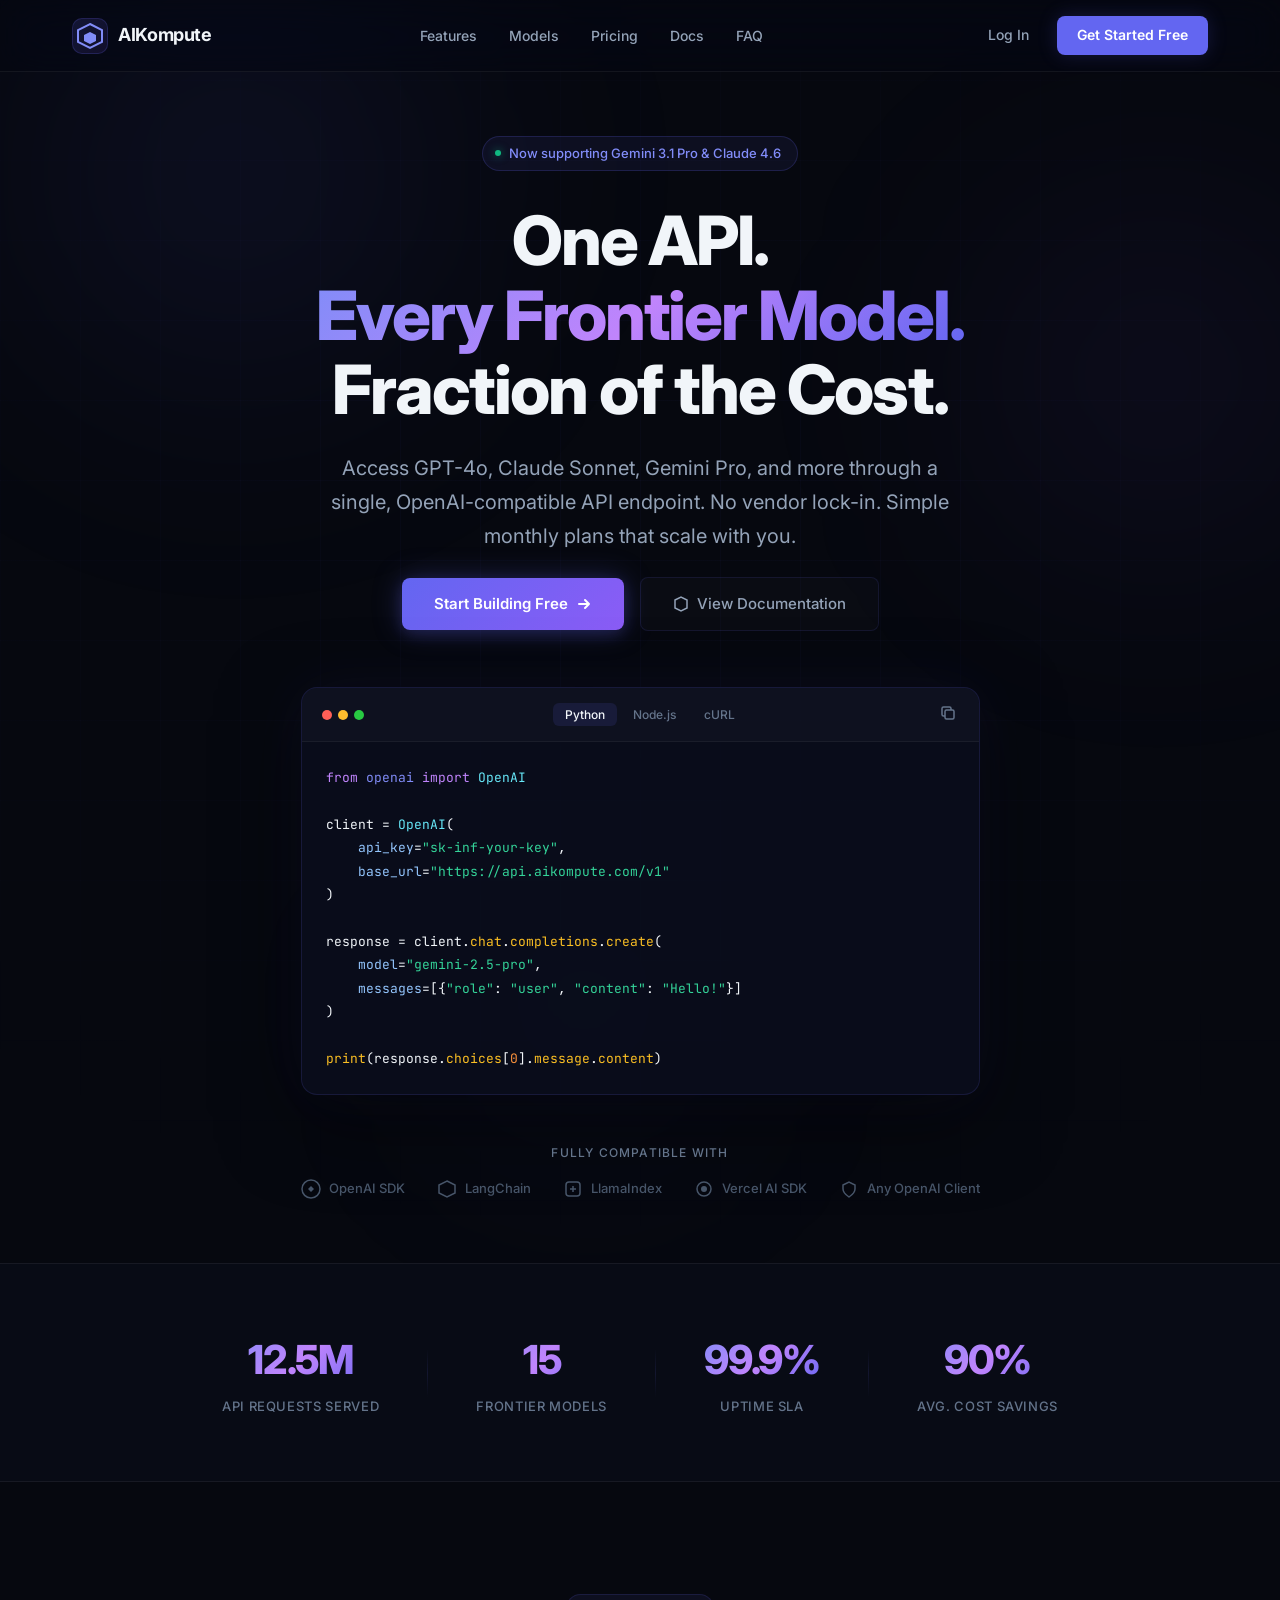
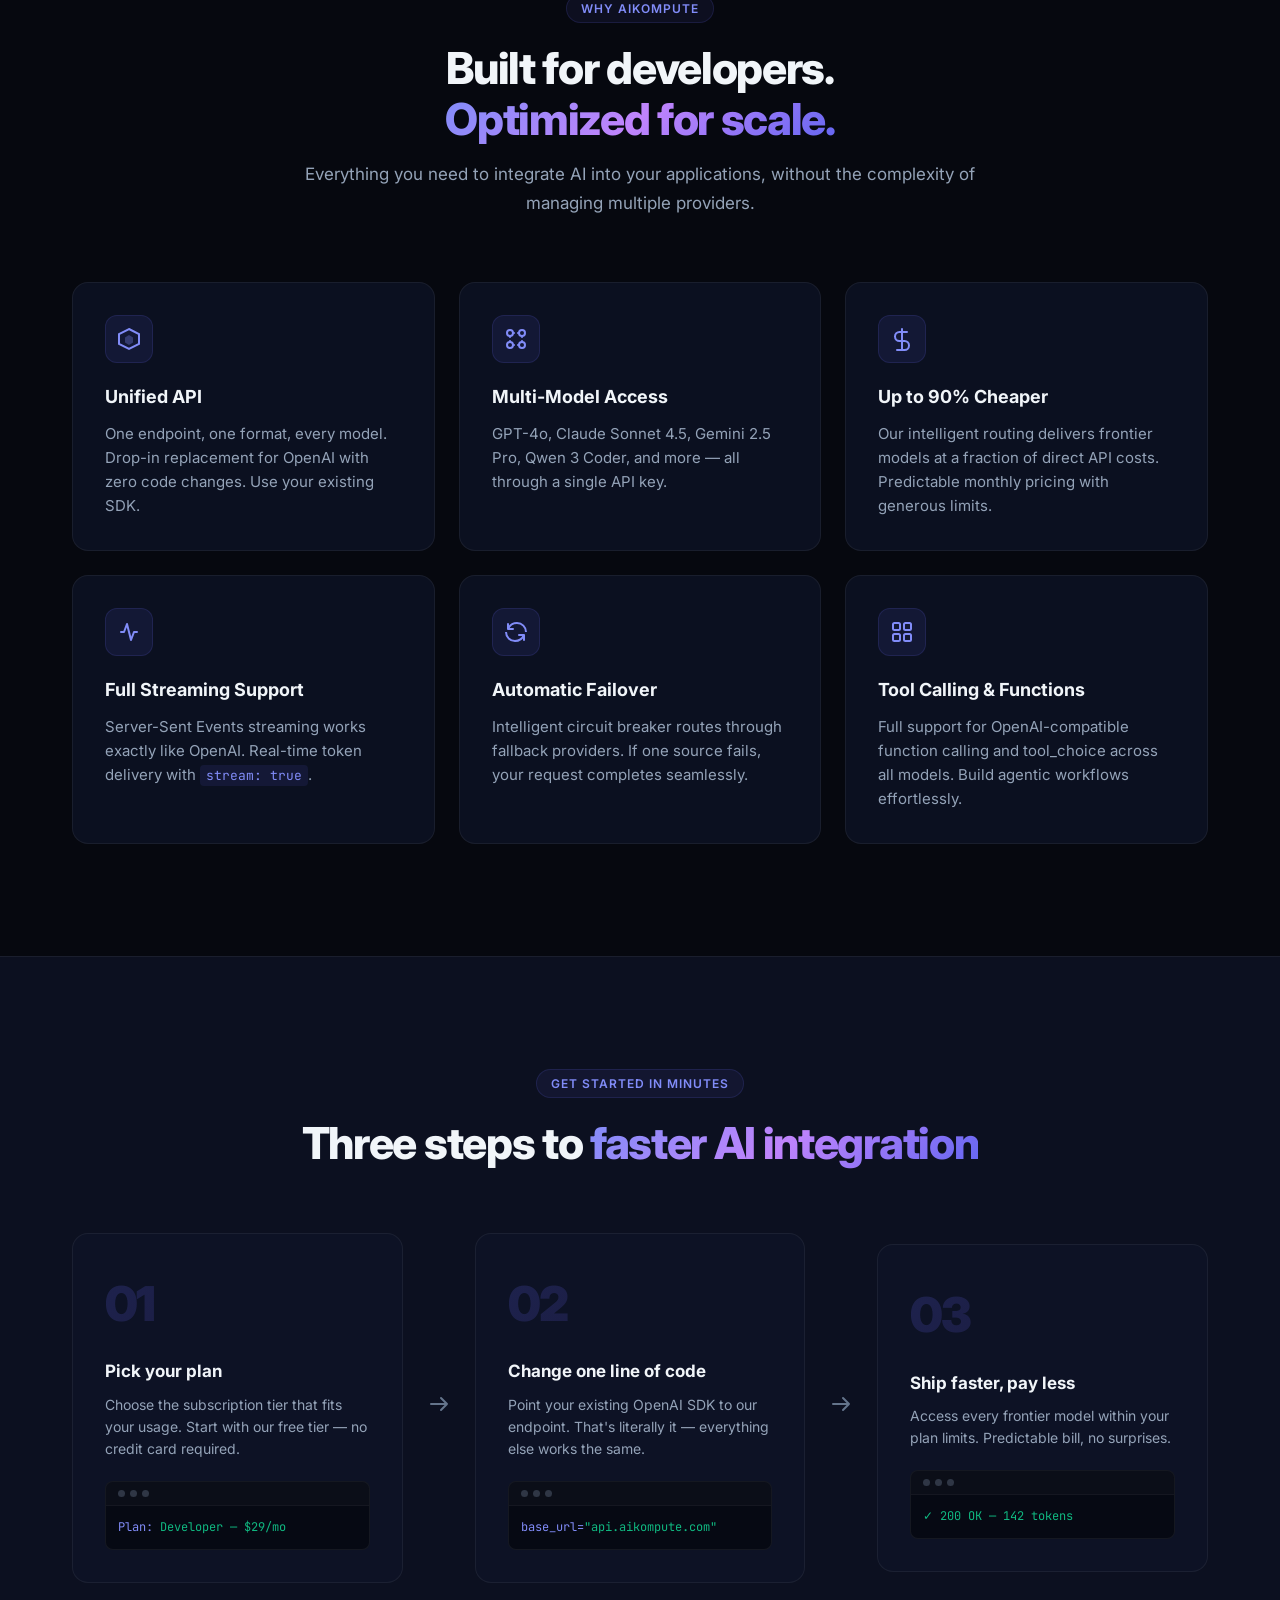
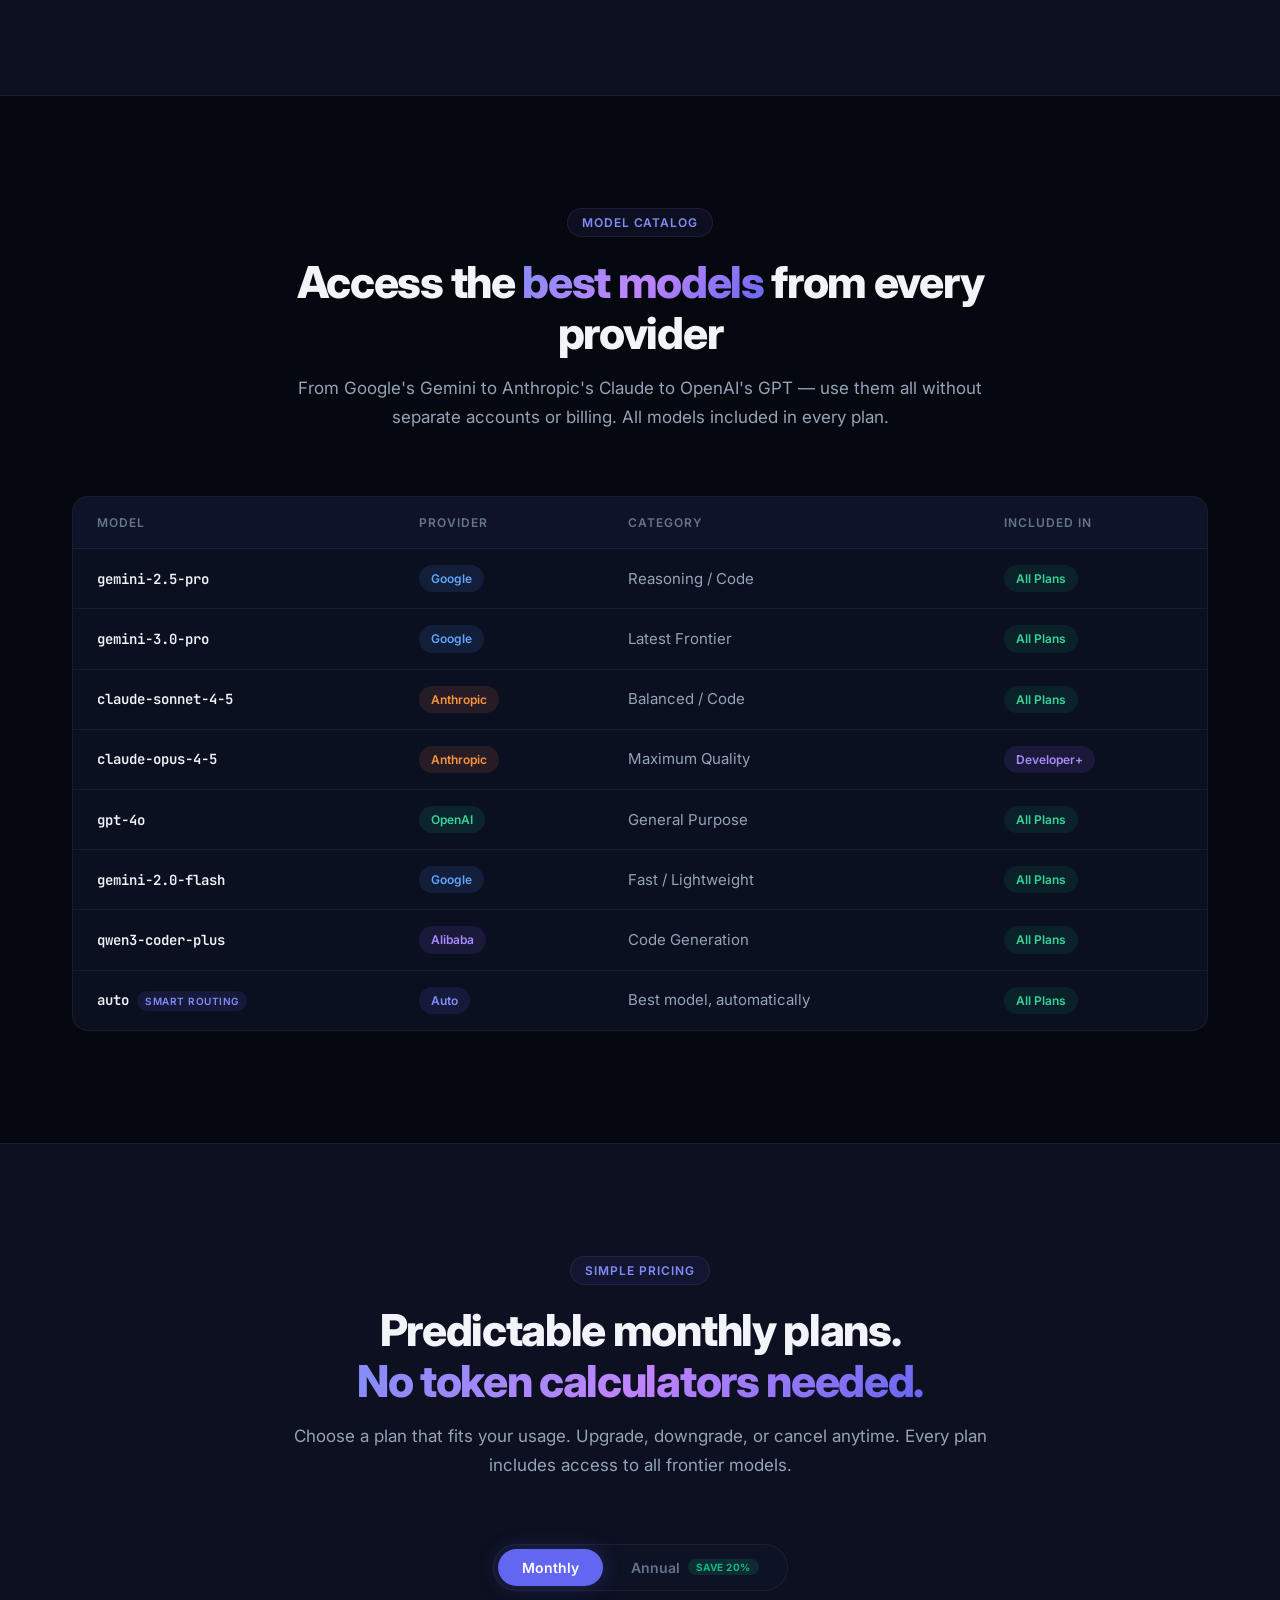
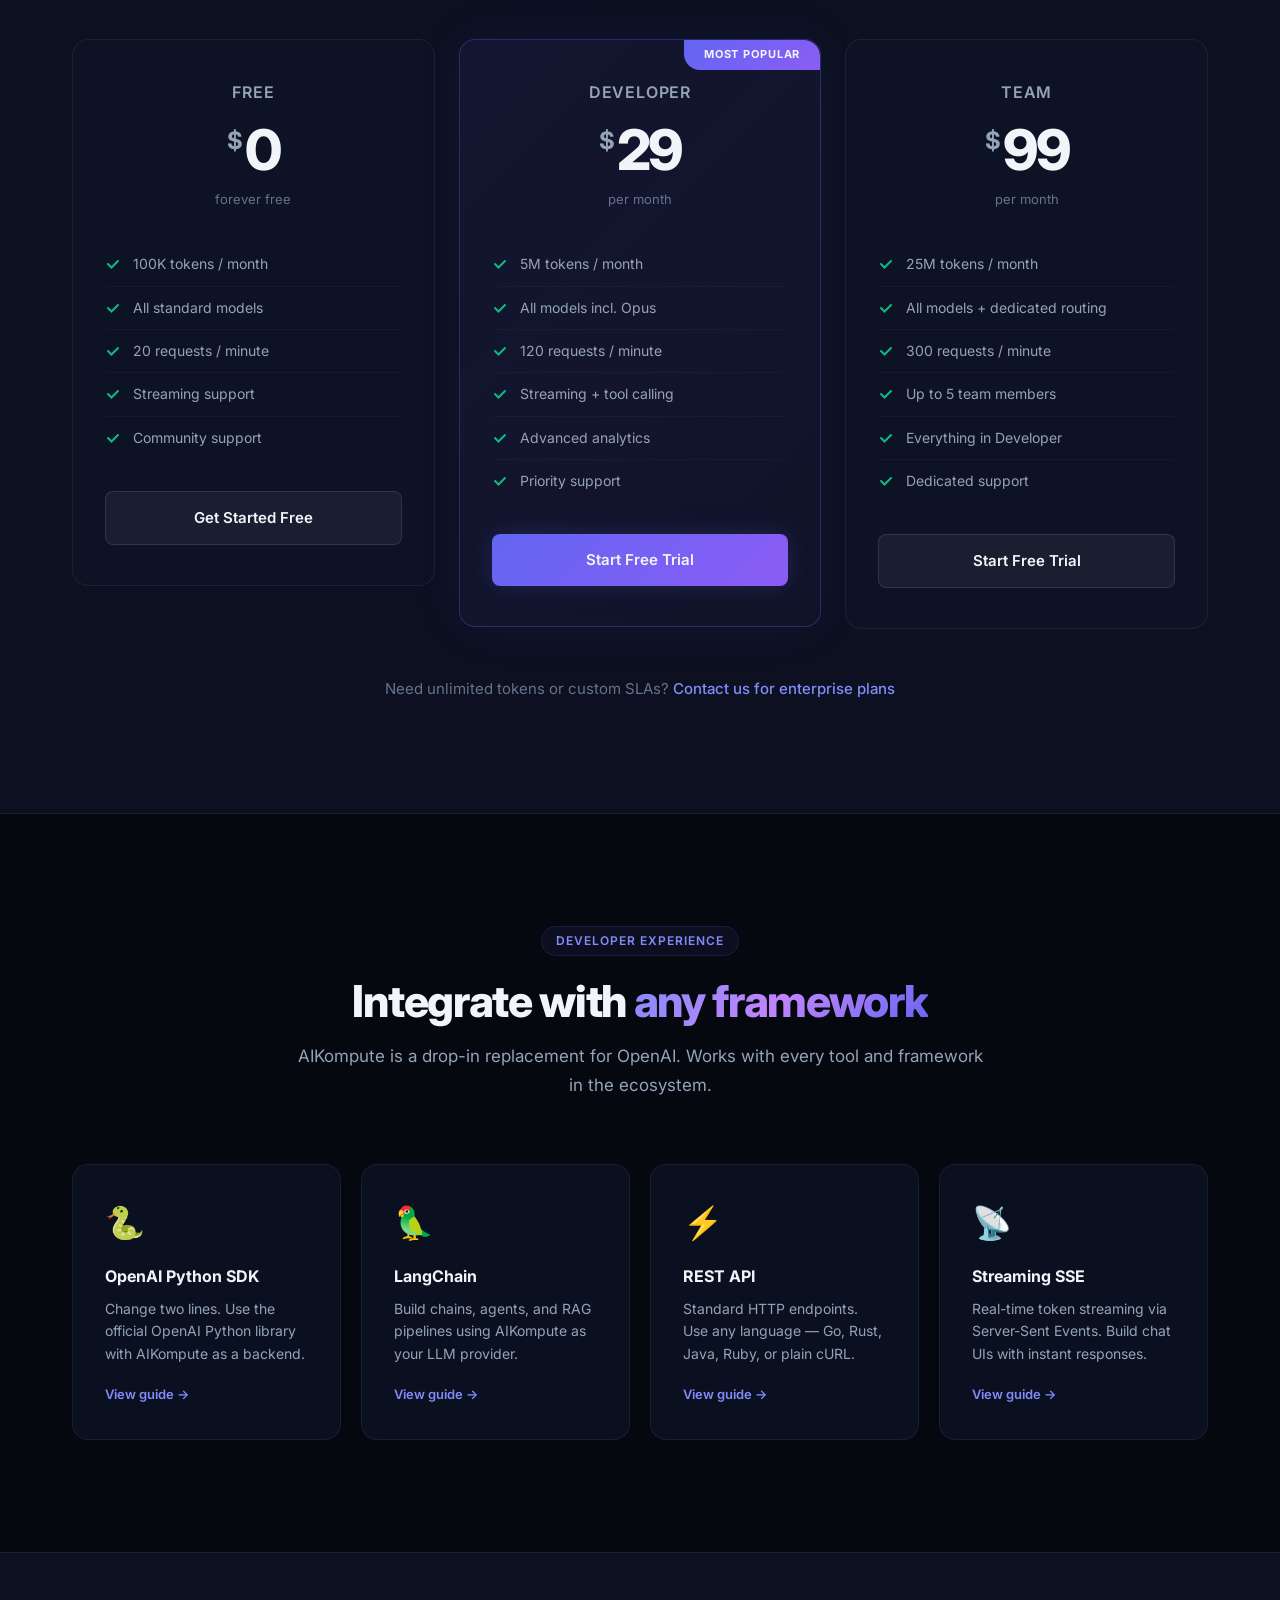
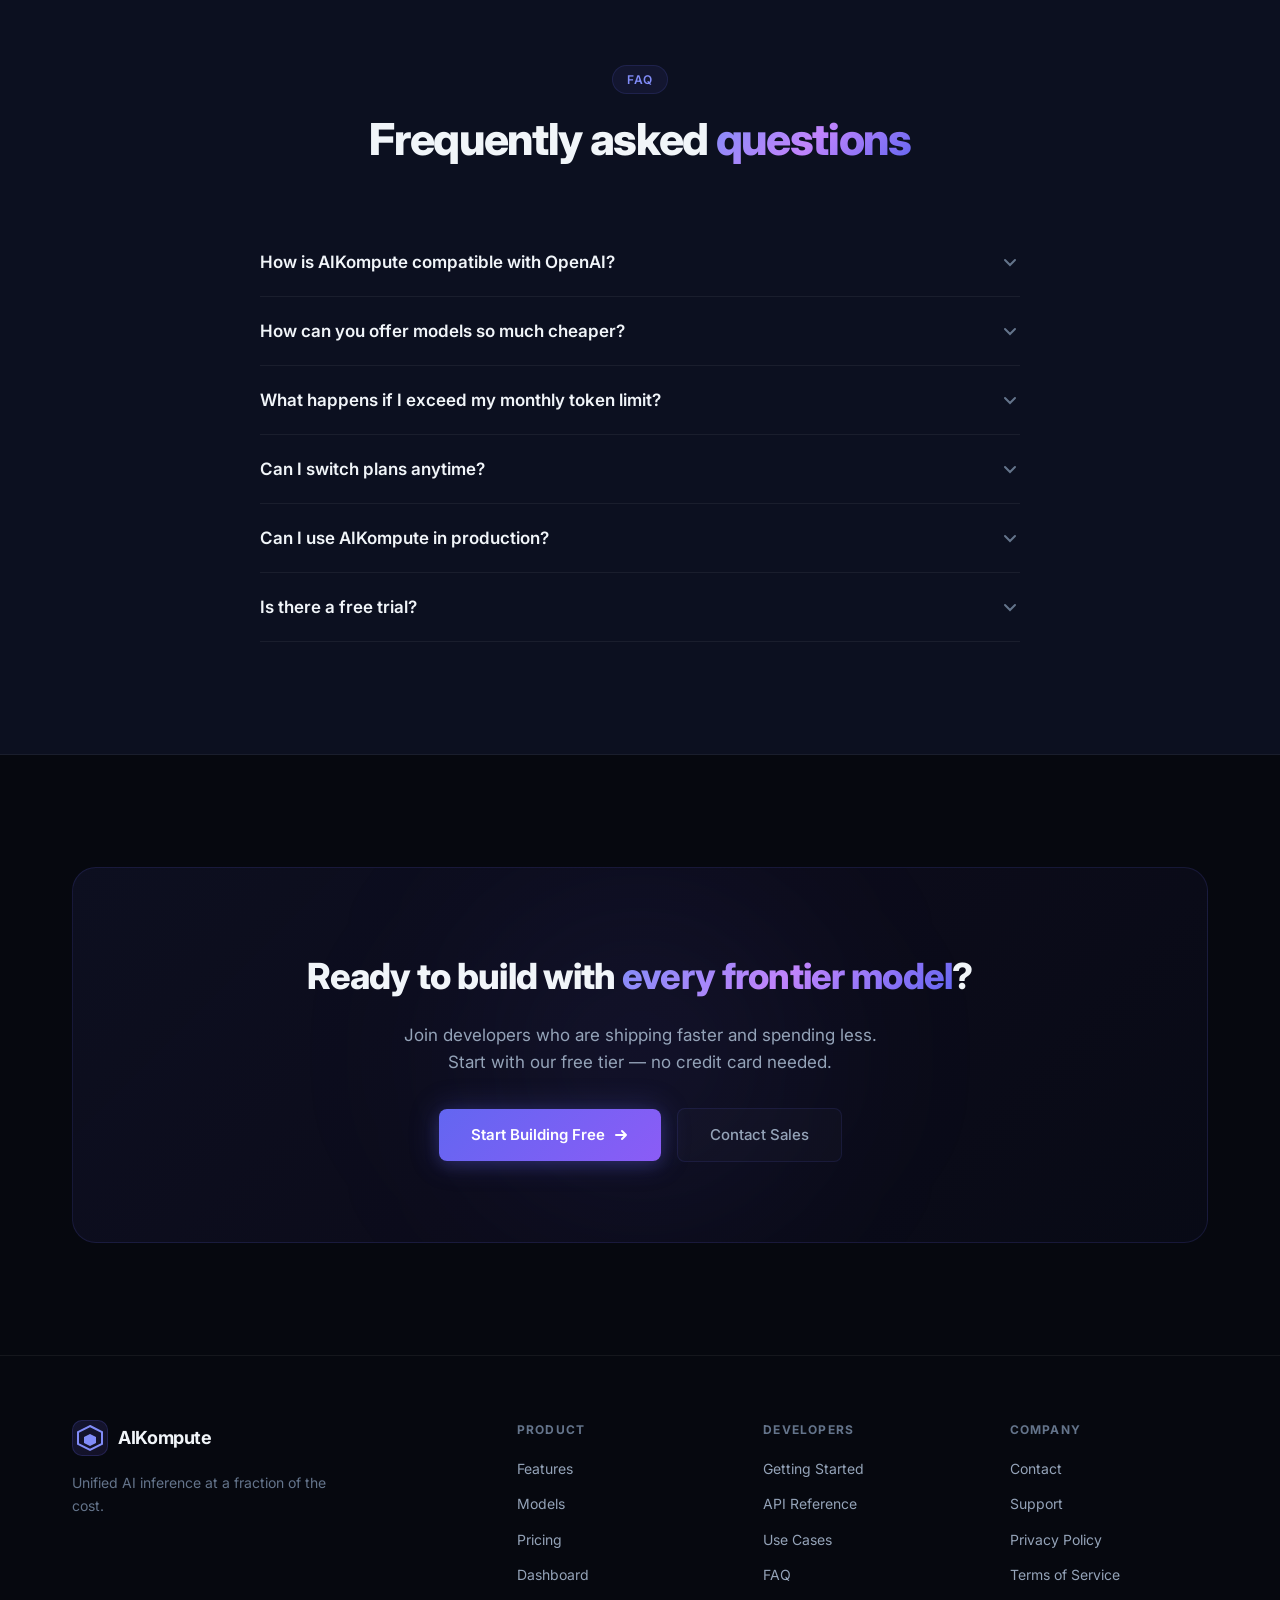
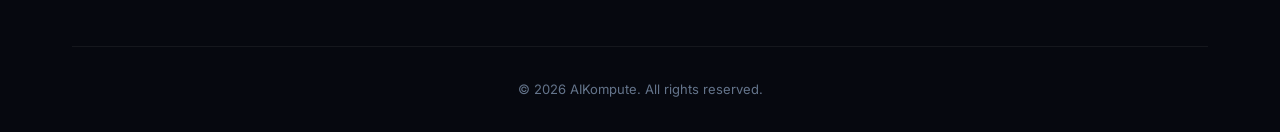
<file: landing/index-subscription.html>
<!DOCTYPE html>
<html lang="en">
<head>
    <meta charset="UTF-8">
    <meta name="viewport" content="width=device-width, initial-scale=1.0">
    <meta name="description" content="AIKompute — Access top-tier AI models like GPT-4o, Claude, and Gemini through one unified, OpenAI-compatible API. Simple monthly subscription plans for every team size.">
    <meta name="keywords" content="AI API, GPT-4o, Claude, Gemini, OpenAI compatible, inference API, AI gateway, cheap AI API, developer API, subscription">
    <meta name="author" content="AIKompute">
    <meta property="og:title" content="AIKompute — Unified AI API Platform">
    <meta property="og:description" content="One API key. Every frontier model. Fraction of the cost.">
    <meta property="og:type" content="website">
    <meta property="og:url" content="https://aikompute.com">
    <title>AIKompute — Unified AI Inference API | GPT-4o, Claude, Gemini</title>
    <link rel="preconnect" href="https://fonts.googleapis.com">
    <link rel="preconnect" href="https://fonts.gstatic.com" crossorigin>
    <link href="https://fonts.googleapis.com/css2?family=Inter:wght@300;400;500;600;700;800;900&family=JetBrains+Mono:wght@400;500;600&display=swap" rel="stylesheet">
    <link rel="stylesheet" href="styles.css">
</head>
<body>

    <!-- ======================== NAVIGATION ======================== -->
    <nav class="navbar" id="navbar">
        <div class="nav-container">
            <a href="#" class="nav-logo" id="nav-logo">
                <div class="logo-mark">
                    <svg width="28" height="28" viewBox="0 0 28 28" fill="none">
                        <path d="M14 2L26 8V20L14 26L2 20V8L14 2Z" stroke="url(#logoGrad)" stroke-width="2" fill="none"/>
                        <path d="M14 10L20 13V19L14 22L8 19V13L14 10Z" fill="url(#logoGrad)"/>
                        <defs><linearGradient id="logoGrad" x1="2" y1="2" x2="26" y2="26"><stop stop-color="#818cf8"/><stop offset="1" stop-color="#6366f1"/></linearGradient></defs>
                    </svg>
                </div>
                <span>AIKompute</span>
            </a>
            <ul class="nav-links" id="nav-links">
                <li><a href="#features" class="nav-link">Features</a></li>
                <li><a href="#models" class="nav-link">Models</a></li>
                <li><a href="#pricing" class="nav-link">Pricing</a></li>
                <li><a href="#docs" class="nav-link">Docs</a></li>
                <li><a href="#faq" class="nav-link">FAQ</a></li>
            </ul>
            <div class="nav-actions">
                <a href="https://aikompute.com/login" class="btn-nav-ghost" id="nav-login-btn">Log In</a>
                <a href="https://aikompute.com/signup" class="btn-nav-primary" id="nav-signup-btn">Get Started Free</a>
            </div>
            <button class="mobile-toggle" id="mobile-toggle" aria-label="Toggle mobile menu">
                <span></span><span></span><span></span>
            </button>
        </div>
    </nav>

    <!-- ======================== HERO ======================== -->
    <section class="hero" id="hero">
        <div class="hero-bg">
            <div class="hero-glow hero-glow-1"></div>
            <div class="hero-glow hero-glow-2"></div>
            <div class="hero-glow hero-glow-3"></div>
            <div class="hero-grid"></div>
        </div>
        <div class="hero-container">
            <div class="hero-badge" id="hero-badge">
                <span class="badge-dot"></span>
                <span>Now supporting Gemini 3.1 Pro & Claude 4.6</span>
            </div>
            <h1 class="hero-title" id="hero-title">
                One API.<br>
                <span class="gradient-text">Every Frontier Model.</span><br>
                Fraction of the Cost.
            </h1>
            <p class="hero-subtitle" id="hero-subtitle">
                Access GPT-4o, Claude Sonnet, Gemini Pro, and more through a single, 
                OpenAI-compatible API endpoint. No vendor lock-in. Simple monthly plans that scale with you.
            </p>
            <div class="hero-actions" id="hero-actions">
                <a href="https://aikompute.com/signup" class="btn-hero-primary" id="hero-cta-primary">
                    Start Building Free
                    <svg width="16" height="16" viewBox="0 0 16 16" fill="none"><path d="M3 8H13M13 8L9 4M13 8L9 12" stroke="currentColor" stroke-width="2" stroke-linecap="round" stroke-linejoin="round"/></svg>
                </a>
                <a href="#docs" class="btn-hero-ghost" id="hero-cta-docs">
                    <svg width="16" height="16" viewBox="0 0 16 16" fill="none"><path d="M2 4L8 1L14 4V12L8 15L2 12V4Z" stroke="currentColor" stroke-width="1.5"/></svg>
                    View Documentation
                </a>
            </div>
            <div class="hero-code" id="hero-code">
                <div class="code-window">
                    <div class="code-header">
                        <div class="code-dots">
                            <span class="dot red"></span>
                            <span class="dot yellow"></span>
                            <span class="dot green"></span>
                        </div>
                        <div class="code-tabs">
                            <button class="code-tab active" data-lang="python" id="code-tab-python">Python</button>
                            <button class="code-tab" data-lang="javascript" id="code-tab-js">Node.js</button>
                            <button class="code-tab" data-lang="curl" id="code-tab-curl">cURL</button>
                        </div>
                        <button class="copy-btn" id="copy-code-btn" title="Copy to clipboard">
                            <svg width="14" height="14" viewBox="0 0 14 14" fill="none"><rect x="4" y="4" width="9" height="9" rx="1.5" stroke="currentColor" stroke-width="1.5"/><path d="M10 4V2.5A1.5 1.5 0 008.5 1H2.5A1.5 1.5 0 001 2.5V8.5A1.5 1.5 0 002.5 10H4" stroke="currentColor" stroke-width="1.5"/></svg>
                        </button>
                    </div>
                    <div class="code-body">
                        <pre class="code-block active" data-lang="python"><code><span class="kw">from</span> <span class="mod">openai</span> <span class="kw">import</span> <span class="cls">OpenAI</span>

<span class="var">client</span> = <span class="cls">OpenAI</span>(
    <span class="param">api_key</span>=<span class="str">"sk-inf-your-key"</span>,
    <span class="param">base_url</span>=<span class="str">"https://api.aikompute.com/v1"</span>
)

<span class="var">response</span> = <span class="var">client</span>.<span class="fn">chat</span>.<span class="fn">completions</span>.<span class="fn">create</span>(
    <span class="param">model</span>=<span class="str">"gemini-2.5-pro"</span>,
    <span class="param">messages</span>=[{<span class="str">"role"</span>: <span class="str">"user"</span>, <span class="str">"content"</span>: <span class="str">"Hello!"</span>}]
)

<span class="fn">print</span>(<span class="var">response</span>.<span class="fn">choices</span>[<span class="num">0</span>].<span class="fn">message</span>.<span class="fn">content</span>)</code></pre>
                        <pre class="code-block" data-lang="javascript"><code><span class="kw">import</span> <span class="cls">OpenAI</span> <span class="kw">from</span> <span class="str">"openai"</span>;

<span class="kw">const</span> <span class="var">client</span> = <span class="kw">new</span> <span class="cls">OpenAI</span>({
    <span class="param">apiKey</span>: <span class="str">"sk-inf-your-key"</span>,
    <span class="param">baseURL</span>: <span class="str">"https://api.aikompute.com/v1"</span>
});

<span class="kw">const</span> <span class="var">response</span> = <span class="kw">await</span> <span class="var">client</span>.<span class="fn">chat</span>.<span class="fn">completions</span>.<span class="fn">create</span>({
    <span class="param">model</span>: <span class="str">"claude-sonnet-4-5"</span>,
    <span class="param">messages</span>: [{<span class="str">"role"</span>: <span class="str">"user"</span>, <span class="str">"content"</span>: <span class="str">"Hello!"</span>}]
});

<span class="var">console</span>.<span class="fn">log</span>(<span class="var">response</span>.<span class="fn">choices</span>[<span class="num">0</span>].<span class="fn">message</span>.<span class="fn">content</span>);</code></pre>
                        <pre class="code-block" data-lang="curl"><code><span class="fn">curl</span> <span class="str">"https://api.aikompute.com/v1/chat/completions"</span> \
  <span class="param">-H</span> <span class="str">"Content-Type: application/json"</span> \
  <span class="param">-H</span> <span class="str">"Authorization: Bearer sk-inf-your-key"</span> \
  <span class="param">-d</span> <span class="str">'{
    "model": "gpt-4o",
    "messages": [
      {"role": "user", "content": "Hello!"}
    ]
  }'</span></code></pre>
                    </div>
                </div>
            </div>
            <div class="hero-trust" id="hero-trust">
                <span class="trust-label">Fully compatible with</span>
                <div class="trust-logos">
                    <div class="trust-item">
                        <svg width="20" height="20" viewBox="0 0 20 20" fill="none"><circle cx="10" cy="10" r="9" stroke="currentColor" stroke-width="1.5"/><path d="M7 10L10 7L13 10L10 13L7 10Z" fill="currentColor"/></svg>
                        <span>OpenAI SDK</span>
                    </div>
                    <div class="trust-item">
                        <svg width="20" height="20" viewBox="0 0 20 20" fill="none"><path d="M10 2L18 6V14L10 18L2 14V6L10 2Z" stroke="currentColor" stroke-width="1.5"/></svg>
                        <span>LangChain</span>
                    </div>
                    <div class="trust-item">
                        <svg width="20" height="20" viewBox="0 0 20 20" fill="none"><rect x="3" y="3" width="14" height="14" rx="3" stroke="currentColor" stroke-width="1.5"/><path d="M7 10H13M10 7V13" stroke="currentColor" stroke-width="1.5"/></svg>
                        <span>LlamaIndex</span>
                    </div>
                    <div class="trust-item">
                        <svg width="20" height="20" viewBox="0 0 20 20" fill="none"><circle cx="10" cy="10" r="3" fill="currentColor"/><circle cx="10" cy="10" r="7" stroke="currentColor" stroke-width="1.5"/></svg>
                        <span>Vercel AI SDK</span>
                    </div>
                    <div class="trust-item">
                        <svg width="20" height="20" viewBox="0 0 20 20" fill="none"><path d="M4 6L10 3L16 6V10C16 14 10 18 10 18C10 18 4 14 4 10V6Z" stroke="currentColor" stroke-width="1.5"/></svg>
                        <span>Any OpenAI Client</span>
                    </div>
                </div>
            </div>
        </div>
    </section>

    <!-- ======================== SOCIAL PROOF COUNTER ======================== -->
    <section class="social-proof" id="social-proof">
        <div class="container">
            <div class="proof-grid">
                <div class="proof-item" id="proof-requests">
                    <span class="proof-number" data-count="12500000">0</span>
                    <span class="proof-label">API Requests Served</span>
                </div>
                <div class="proof-divider"></div>
                <div class="proof-item" id="proof-models">
                    <span class="proof-number" data-count="15">0</span>
                    <span class="proof-label">Frontier Models</span>
                </div>
                <div class="proof-divider"></div>
                <div class="proof-item" id="proof-uptime">
                    <span class="proof-number" data-count="99.9" data-suffix="%" data-decimal="true">0</span>
                    <span class="proof-label">Uptime SLA</span>
                </div>
                <div class="proof-divider"></div>
                <div class="proof-item" id="proof-savings">
                    <span class="proof-number" data-count="90" data-suffix="%">0</span>
                    <span class="proof-label">Avg. Cost Savings</span>
                </div>
            </div>
        </div>
    </section>

    <!-- ======================== FEATURES ======================== -->
    <section class="features" id="features">
        <div class="container">
            <div class="section-header">
                <span class="section-tag">Why AIKompute</span>
                <h2 class="section-title">Built for developers.<br><span class="gradient-text">Optimized for scale.</span></h2>
                <p class="section-subtitle">Everything you need to integrate AI into your applications, without the complexity of managing multiple providers.</p>
            </div>
            <div class="features-grid">
                <div class="feature-card" id="feature-unified">
                    <div class="feature-icon">
                        <svg width="24" height="24" viewBox="0 0 24 24" fill="none"><path d="M12 2L22 7V17L12 22L2 17V7L12 2Z" stroke="currentColor" stroke-width="2"/><path d="M12 8L16 10.5V15.5L12 18L8 15.5V10.5L12 8Z" fill="currentColor" opacity="0.3"/></svg>
                    </div>
                    <h3>Unified API</h3>
                    <p>One endpoint, one format, every model. Drop-in replacement for OpenAI with zero code changes. Use your existing SDK.</p>
                </div>
                <div class="feature-card" id="feature-models">
                    <div class="feature-icon">
                        <svg width="24" height="24" viewBox="0 0 24 24" fill="none"><circle cx="6" cy="6" r="3" stroke="currentColor" stroke-width="2"/><circle cx="18" cy="6" r="3" stroke="currentColor" stroke-width="2"/><circle cx="6" cy="18" r="3" stroke="currentColor" stroke-width="2"/><circle cx="18" cy="18" r="3" stroke="currentColor" stroke-width="2"/><path d="M9 6H15M6 9V15M18 9V15M9 18H15" stroke="currentColor" stroke-width="1.5" stroke-dasharray="2 2"/></svg>
                    </div>
                    <h3>Multi-Model Access</h3>
                    <p>GPT-4o, Claude Sonnet 4.5, Gemini 2.5 Pro, Qwen 3 Coder, and more — all through a single API key.</p>
                </div>
                <div class="feature-card" id="feature-cost">
                    <div class="feature-icon">
                        <svg width="24" height="24" viewBox="0 0 24 24" fill="none"><path d="M12 2V22M17 5H9.5C7.01 5 5 7.01 5 9.5S7.01 14 9.5 14H14.5C16.99 14 19 16.01 19 18.5S16.99 23 14.5 23H7" stroke="currentColor" stroke-width="2" stroke-linecap="round"/></svg>
                    </div>
                    <h3>Up to 90% Cheaper</h3>
                    <p>Our intelligent routing delivers frontier models at a fraction of direct API costs. Predictable monthly pricing with generous limits.</p>
                </div>
                <div class="feature-card" id="feature-streaming">
                    <div class="feature-icon">
                        <svg width="24" height="24" viewBox="0 0 24 24" fill="none"><path d="M4 12H7L10 4L14 20L17 12H20" stroke="currentColor" stroke-width="2" stroke-linecap="round" stroke-linejoin="round"/></svg>
                    </div>
                    <h3>Full Streaming Support</h3>
                    <p>Server-Sent Events streaming works exactly like OpenAI. Real-time token delivery with <code>stream: true</code>.</p>
                </div>
                <div class="feature-card" id="feature-fallback">
                    <div class="feature-icon">
                        <svg width="24" height="24" viewBox="0 0 24 24" fill="none"><path d="M4 4V9H9" stroke="currentColor" stroke-width="2" stroke-linecap="round" stroke-linejoin="round"/><path d="M20 20V15H15" stroke="currentColor" stroke-width="2" stroke-linecap="round" stroke-linejoin="round"/><path d="M4 9C5.5 5.5 9 3 13 3C17.97 3 22 7.03 22 12" stroke="currentColor" stroke-width="2"/><path d="M20 15C18.5 18.5 15 21 11 21C6.03 21 2 16.97 2 12" stroke="currentColor" stroke-width="2"/></svg>
                    </div>
                    <h3>Automatic Failover</h3>
                    <p>Intelligent circuit breaker routes through fallback providers. If one source fails, your request completes seamlessly.</p>
                </div>
                <div class="feature-card" id="feature-tools">
                    <div class="feature-icon">
                        <svg width="24" height="24" viewBox="0 0 24 24" fill="none"><rect x="3" y="3" width="7" height="7" rx="1.5" stroke="currentColor" stroke-width="2"/><rect x="14" y="3" width="7" height="7" rx="1.5" stroke="currentColor" stroke-width="2"/><rect x="3" y="14" width="7" height="7" rx="1.5" stroke="currentColor" stroke-width="2"/><rect x="14" y="14" width="7" height="7" rx="1.5" stroke="currentColor" stroke-width="2"/></svg>
                    </div>
                    <h3>Tool Calling & Functions</h3>
                    <p>Full support for OpenAI-compatible function calling and tool_choice across all models. Build agentic workflows effortlessly.</p>
                </div>
            </div>
        </div>
    </section>

    <!-- ======================== HOW IT WORKS ======================== -->
    <section class="how-it-works" id="how-it-works">
        <div class="container">
            <div class="section-header">
                <span class="section-tag">Get Started in Minutes</span>
                <h2 class="section-title">Three steps to <span class="gradient-text">faster AI integration</span></h2>
            </div>
            <div class="steps-grid">
                <div class="step-card" id="step-1">
                    <div class="step-number">01</div>
                    <div class="step-content">
                        <h3>Pick your plan</h3>
                        <p>Choose the subscription tier that fits your usage. Start with our free tier — no credit card required.</p>
                    </div>
                    <div class="step-visual">
                        <div class="mini-terminal">
                            <div class="terminal-header"><span class="terminal-dot"></span><span class="terminal-dot"></span><span class="terminal-dot"></span></div>
                            <code>Plan: <span class="str">Developer — $29/mo</span></code>
                        </div>
                    </div>
                </div>
                <div class="step-connector"><svg width="40" height="40" viewBox="0 0 40 40"><path d="M12 20H28M28 20L22 14M28 20L22 26" stroke="currentColor" stroke-width="2" stroke-linecap="round"/></svg></div>
                <div class="step-card" id="step-2">
                    <div class="step-number">02</div>
                    <div class="step-content">
                        <h3>Change one line of code</h3>
                        <p>Point your existing OpenAI SDK to our endpoint. That's literally it — everything else works the same.</p>
                    </div>
                    <div class="step-visual">
                        <div class="mini-terminal">
                            <div class="terminal-header"><span class="terminal-dot"></span><span class="terminal-dot"></span><span class="terminal-dot"></span></div>
                            <code>base_url=<span class="str">"api.aikompute.com"</span></code>
                        </div>
                    </div>
                </div>
                <div class="step-connector"><svg width="40" height="40" viewBox="0 0 40 40"><path d="M12 20H28M28 20L22 14M28 20L22 26" stroke="currentColor" stroke-width="2" stroke-linecap="round"/></svg></div>
                <div class="step-card" id="step-3">
                    <div class="step-number">03</div>
                    <div class="step-content">
                        <h3>Ship faster, pay less</h3>
                        <p>Access every frontier model within your plan limits. Predictable bill, no surprises.</p>
                    </div>
                    <div class="step-visual">
                        <div class="mini-terminal success">
                            <div class="terminal-header"><span class="terminal-dot"></span><span class="terminal-dot"></span><span class="terminal-dot"></span></div>
                            <code>✓ <span class="str">200 OK</span> — 142 tokens</code>
                        </div>
                    </div>
                </div>
            </div>
        </div>
    </section>

    <!-- ======================== MODELS ======================== -->
    <section class="models" id="models">
        <div class="container">
            <div class="section-header">
                <span class="section-tag">Model Catalog</span>
                <h2 class="section-title">Access the <span class="gradient-text">best models</span> from every provider</h2>
                <p class="section-subtitle">From Google's Gemini to Anthropic's Claude to OpenAI's GPT — use them all without separate accounts or billing. All models included in every plan.</p>
            </div>
            <div class="models-table-wrapper">
                <table class="models-table" id="models-table">
                    <thead>
                        <tr>
                            <th>Model</th>
                            <th>Provider</th>
                            <th>Category</th>
                            <th>Included In</th>
                        </tr>
                    </thead>
                    <tbody>
                        <tr>
                            <td><span class="model-name">gemini-2.5-pro</span></td>
                            <td><span class="provider-badge google">Google</span></td>
                            <td class="price">Reasoning / Code</td>
                            <td><span class="plan-included">All Plans</span></td>
                        </tr>
                        <tr>
                            <td><span class="model-name">gemini-3.0-pro</span></td>
                            <td><span class="provider-badge google">Google</span></td>
                            <td class="price">Latest Frontier</td>
                            <td><span class="plan-included">All Plans</span></td>
                        </tr>
                        <tr>
                            <td><span class="model-name">claude-sonnet-4-5</span></td>
                            <td><span class="provider-badge anthropic">Anthropic</span></td>
                            <td class="price">Balanced / Code</td>
                            <td><span class="plan-included">All Plans</span></td>
                        </tr>
                        <tr>
                            <td><span class="model-name">claude-opus-4-5</span></td>
                            <td><span class="provider-badge anthropic">Anthropic</span></td>
                            <td class="price">Maximum Quality</td>
                            <td><span class="plan-included-premium">Developer+</span></td>
                        </tr>
                        <tr>
                            <td><span class="model-name">gpt-4o</span></td>
                            <td><span class="provider-badge openai">OpenAI</span></td>
                            <td class="price">General Purpose</td>
                            <td><span class="plan-included">All Plans</span></td>
                        </tr>
                        <tr>
                            <td><span class="model-name">gemini-2.0-flash</span></td>
                            <td><span class="provider-badge google">Google</span></td>
                            <td class="price">Fast / Lightweight</td>
                            <td><span class="plan-included">All Plans</span></td>
                        </tr>
                        <tr>
                            <td><span class="model-name">qwen3-coder-plus</span></td>
                            <td><span class="provider-badge alibaba">Alibaba</span></td>
                            <td class="price">Code Generation</td>
                            <td><span class="plan-included">All Plans</span></td>
                        </tr>
                        <tr>
                            <td><span class="model-name">auto</span><span class="auto-tag">smart routing</span></td>
                            <td><span class="provider-badge auto">Auto</span></td>
                            <td class="price" style="text-align:left;">Best model, automatically</td>
                            <td><span class="plan-included">All Plans</span></td>
                        </tr>
                    </tbody>
                </table>
            </div>
        </div>
    </section>

    <!-- ======================== PRICING ======================== -->
    <section class="pricing" id="pricing">
        <div class="container">
            <div class="section-header">
                <span class="section-tag">Simple Pricing</span>
                <h2 class="section-title">Predictable monthly plans.<br><span class="gradient-text">No token calculators needed.</span></h2>
                <p class="section-subtitle">Choose a plan that fits your usage. Upgrade, downgrade, or cancel anytime. Every plan includes access to all frontier models.</p>
            </div>
            <div class="billing-toggle" id="billing-toggle">
                <button class="toggle-btn active" data-period="monthly" id="toggle-monthly">Monthly</button>
                <button class="toggle-btn" data-period="annual" id="toggle-annual">Annual <span class="toggle-save">Save 20%</span></button>
            </div>
            <div class="pricing-grid">
                <div class="pricing-card" id="pricing-free">
                    <div class="pricing-header">
                        <span class="pricing-name">Free</span>
                        <div class="pricing-amount">
                            <span class="currency">$</span><span class="price-value" data-monthly="0" data-annual="0">0</span>
                        </div>
                        <span class="pricing-period">forever free</span>
                    </div>
                    <ul class="pricing-features">
                        <li><svg width="16" height="16" viewBox="0 0 16 16" fill="none"><path d="M3 8L6.5 11.5L13 5" stroke="#10b981" stroke-width="2" stroke-linecap="round"/></svg> 100K tokens / month</li>
                        <li><svg width="16" height="16" viewBox="0 0 16 16" fill="none"><path d="M3 8L6.5 11.5L13 5" stroke="#10b981" stroke-width="2" stroke-linecap="round"/></svg> All standard models</li>
                        <li><svg width="16" height="16" viewBox="0 0 16 16" fill="none"><path d="M3 8L6.5 11.5L13 5" stroke="#10b981" stroke-width="2" stroke-linecap="round"/></svg> 20 requests / minute</li>
                        <li><svg width="16" height="16" viewBox="0 0 16 16" fill="none"><path d="M3 8L6.5 11.5L13 5" stroke="#10b981" stroke-width="2" stroke-linecap="round"/></svg> Streaming support</li>
                        <li><svg width="16" height="16" viewBox="0 0 16 16" fill="none"><path d="M3 8L6.5 11.5L13 5" stroke="#10b981" stroke-width="2" stroke-linecap="round"/></svg> Community support</li>
                    </ul>
                    <a href="https://aikompute.com/signup" class="btn-pricing" id="pricing-free-btn">Get Started Free</a>
                </div>
                <div class="pricing-card featured" id="pricing-developer">
                    <div class="pricing-badge">Most Popular</div>
                    <div class="pricing-header">
                        <span class="pricing-name">Developer</span>
                        <div class="pricing-amount">
                            <span class="currency">$</span><span class="price-value" data-monthly="29" data-annual="23">29</span>
                        </div>
                        <span class="pricing-period period-text">per month</span>
                    </div>
                    <ul class="pricing-features">
                        <li><svg width="16" height="16" viewBox="0 0 16 16" fill="none"><path d="M3 8L6.5 11.5L13 5" stroke="#10b981" stroke-width="2" stroke-linecap="round"/></svg> 5M tokens / month</li>
                        <li><svg width="16" height="16" viewBox="0 0 16 16" fill="none"><path d="M3 8L6.5 11.5L13 5" stroke="#10b981" stroke-width="2" stroke-linecap="round"/></svg> All models incl. Opus</li>
                        <li><svg width="16" height="16" viewBox="0 0 16 16" fill="none"><path d="M3 8L6.5 11.5L13 5" stroke="#10b981" stroke-width="2" stroke-linecap="round"/></svg> 120 requests / minute</li>
                        <li><svg width="16" height="16" viewBox="0 0 16 16" fill="none"><path d="M3 8L6.5 11.5L13 5" stroke="#10b981" stroke-width="2" stroke-linecap="round"/></svg> Streaming + tool calling</li>
                        <li><svg width="16" height="16" viewBox="0 0 16 16" fill="none"><path d="M3 8L6.5 11.5L13 5" stroke="#10b981" stroke-width="2" stroke-linecap="round"/></svg> Advanced analytics</li>
                        <li><svg width="16" height="16" viewBox="0 0 16 16" fill="none"><path d="M3 8L6.5 11.5L13 5" stroke="#10b981" stroke-width="2" stroke-linecap="round"/></svg> Priority support</li>
                    </ul>
                    <a href="https://aikompute.com/signup" class="btn-pricing featured" id="pricing-dev-btn">Start Free Trial</a>
                </div>
                <div class="pricing-card" id="pricing-team">
                    <div class="pricing-header">
                        <span class="pricing-name">Team</span>
                        <div class="pricing-amount">
                            <span class="currency">$</span><span class="price-value" data-monthly="99" data-annual="79">99</span>
                        </div>
                        <span class="pricing-period period-text">per month</span>
                    </div>
                    <ul class="pricing-features">
                        <li><svg width="16" height="16" viewBox="0 0 16 16" fill="none"><path d="M3 8L6.5 11.5L13 5" stroke="#10b981" stroke-width="2" stroke-linecap="round"/></svg> 25M tokens / month</li>
                        <li><svg width="16" height="16" viewBox="0 0 16 16" fill="none"><path d="M3 8L6.5 11.5L13 5" stroke="#10b981" stroke-width="2" stroke-linecap="round"/></svg> All models + dedicated routing</li>
                        <li><svg width="16" height="16" viewBox="0 0 16 16" fill="none"><path d="M3 8L6.5 11.5L13 5" stroke="#10b981" stroke-width="2" stroke-linecap="round"/></svg> 300 requests / minute</li>
                        <li><svg width="16" height="16" viewBox="0 0 16 16" fill="none"><path d="M3 8L6.5 11.5L13 5" stroke="#10b981" stroke-width="2" stroke-linecap="round"/></svg> Up to 5 team members</li>
                        <li><svg width="16" height="16" viewBox="0 0 16 16" fill="none"><path d="M3 8L6.5 11.5L13 5" stroke="#10b981" stroke-width="2" stroke-linecap="round"/></svg> Everything in Developer</li>
                        <li><svg width="16" height="16" viewBox="0 0 16 16" fill="none"><path d="M3 8L6.5 11.5L13 5" stroke="#10b981" stroke-width="2" stroke-linecap="round"/></svg> Dedicated support</li>
                    </ul>
                    <a href="https://aikompute.com/signup" class="btn-pricing" id="pricing-team-btn">Start Free Trial</a>
                </div>
            </div>
            <div class="pricing-footer">
                <p>Need unlimited tokens or custom SLAs? <a href="mailto:enterprise@aikompute.com" id="enterprise-link">Contact us for enterprise plans</a></p>
            </div>
        </div>
    </section>

    <!-- ======================== DOCS / DEVELOPER EXPERIENCE ======================== -->
    <section class="developer-section" id="docs">
        <div class="container">
            <div class="section-header">
                <span class="section-tag">Developer Experience</span>
                <h2 class="section-title">Integrate with <span class="gradient-text">any framework</span></h2>
                <p class="section-subtitle">AIKompute is a drop-in replacement for OpenAI. Works with every tool and framework in the ecosystem.</p>
            </div>
            <div class="dx-grid">
                <div class="dx-card" id="dx-openai">
                    <div class="dx-icon">🐍</div>
                    <h3>OpenAI Python SDK</h3>
                    <p>Change two lines. Use the official OpenAI Python library with AIKompute as a backend.</p>
                    <a href="docs/getting_started.md" class="dx-link">View guide →</a>
                </div>
                <div class="dx-card" id="dx-langchain">
                    <div class="dx-icon">🦜</div>
                    <h3>LangChain</h3>
                    <p>Build chains, agents, and RAG pipelines using AIKompute as your LLM provider.</p>
                    <a href="docs/use_cases.md" class="dx-link">View guide →</a>
                </div>
                <div class="dx-card" id="dx-rest">
                    <div class="dx-icon">⚡</div>
                    <h3>REST API</h3>
                    <p>Standard HTTP endpoints. Use any language — Go, Rust, Java, Ruby, or plain cURL.</p>
                    <a href="docs/api_reference.md" class="dx-link">View guide →</a>
                </div>
                <div class="dx-card" id="dx-streaming">
                    <div class="dx-icon">📡</div>
                    <h3>Streaming SSE</h3>
                    <p>Real-time token streaming via Server-Sent Events. Build chat UIs with instant responses.</p>
                    <a href="docs/api_reference.md" class="dx-link">View guide →</a>
                </div>
            </div>
        </div>
    </section>

    <!-- ======================== FAQ ======================== -->
    <section class="faq" id="faq">
        <div class="container">
            <div class="section-header">
                <span class="section-tag">FAQ</span>
                <h2 class="section-title">Frequently asked <span class="gradient-text">questions</span></h2>
            </div>
            <div class="faq-list" id="faq-list">
                <div class="faq-item" id="faq-1">
                    <button class="faq-question" aria-expanded="false">
                        <span>How is AIKompute compatible with OpenAI?</span>
                        <svg class="faq-chevron" width="20" height="20" viewBox="0 0 20 20" fill="none"><path d="M5 8L10 13L15 8" stroke="currentColor" stroke-width="2" stroke-linecap="round"/></svg>
                    </button>
                    <div class="faq-answer">
                        <p>AIKompute implements the full OpenAI Chat Completions API specification. You can use the official OpenAI Python SDK, Node.js SDK, or any OpenAI-compatible client by simply changing the <code>base_url</code> to <code>https://api.aikompute.com/v1</code> and using your AIKompute API key. Streaming, tool calling, and all standard parameters work identically.</p>
                    </div>
                </div>
                <div class="faq-item" id="faq-2">
                    <button class="faq-question" aria-expanded="false">
                        <span>How can you offer models so much cheaper?</span>
                        <svg class="faq-chevron" width="20" height="20" viewBox="0 0 20 20" fill="none"><path d="M5 8L10 13L15 8" stroke="currentColor" stroke-width="2" stroke-linecap="round"/></svg>
                    </button>
                    <div class="faq-answer">
                        <p>We use intelligent routing and optimized infrastructure to deliver inference at significantly lower costs. Our architecture leverages efficient resource management and multi-provider orchestration, passing those savings directly to you while maintaining quality and reliability.</p>
                    </div>
                </div>
                <div class="faq-item" id="faq-3">
                    <button class="faq-question" aria-expanded="false">
                        <span>What happens if I exceed my monthly token limit?</span>
                        <svg class="faq-chevron" width="20" height="20" viewBox="0 0 20 20" fill="none"><path d="M5 8L10 13L15 8" stroke="currentColor" stroke-width="2" stroke-linecap="round"/></svg>
                    </button>
                    <div class="faq-answer">
                        <p>When you approach your monthly limit, we'll notify you via email and through the dashboard. You can upgrade your plan instantly to get more tokens, or purchase a one-time token pack as an add-on. We'll never cut you off mid-conversation — there's a small grace buffer to ensure smooth handoffs.</p>
                    </div>
                </div>
                <div class="faq-item" id="faq-4">
                    <button class="faq-question" aria-expanded="false">
                        <span>Can I switch plans anytime?</span>
                        <svg class="faq-chevron" width="20" height="20" viewBox="0 0 20 20" fill="none"><path d="M5 8L10 13L15 8" stroke="currentColor" stroke-width="2" stroke-linecap="round"/></svg>
                    </button>
                    <div class="faq-answer">
                        <p>Absolutely. Upgrade or downgrade at any time from your dashboard. Upgrades take effect immediately with prorated billing. Downgrades take effect at the start of your next billing cycle. You can cancel anytime with no penalties.</p>
                    </div>
                </div>
                <div class="faq-item" id="faq-5">
                    <button class="faq-question" aria-expanded="false">
                        <span>Can I use AIKompute in production?</span>
                        <svg class="faq-chevron" width="20" height="20" viewBox="0 0 20 20" fill="none"><path d="M5 8L10 13L15 8" stroke="currentColor" stroke-width="2" stroke-linecap="round"/></svg>
                    </button>
                    <div class="faq-answer">
                        <p>Absolutely. AIKompute is built as a commercial-grade, multi-tenant platform designed for production workloads. We offer 99.9% uptime SLA, intelligent failover, rate limiting, and detailed usage analytics through your dashboard.</p>
                    </div>
                </div>
                <div class="faq-item" id="faq-6">
                    <button class="faq-question" aria-expanded="false">
                        <span>Is there a free trial?</span>
                        <svg class="faq-chevron" width="20" height="20" viewBox="0 0 20 20" fill="none"><path d="M5 8L10 13L15 8" stroke="currentColor" stroke-width="2" stroke-linecap="round"/></svg>
                    </button>
                    <div class="faq-answer">
                        <p>Yes! Our Free tier is free forever with 100K tokens per month — no credit card required. For Developer and Team plans, you get a 14-day free trial with the full plan limits. Cancel anytime during the trial and pay nothing.</p>
                    </div>
                </div>
            </div>
        </div>
    </section>

    <!-- ======================== CTA FOOTER ======================== -->
    <section class="cta-section" id="cta-section">
        <div class="container">
            <div class="cta-box">
                <div class="cta-glow"></div>
                <h2>Ready to build with <span class="gradient-text">every frontier model</span>?</h2>
                <p>Join developers who are shipping faster and spending less. Start with our free tier — no credit card needed.</p>
                <div class="cta-actions">
                    <a href="https://aikompute.com/signup" class="btn-hero-primary" id="footer-cta-primary">
                        Start Building Free
                        <svg width="16" height="16" viewBox="0 0 16 16" fill="none"><path d="M3 8H13M13 8L9 4M13 8L9 12" stroke="currentColor" stroke-width="2" stroke-linecap="round" stroke-linejoin="round"/></svg>
                    </a>
                    <a href="mailto:hello@aikompute.com" class="btn-hero-ghost" id="footer-cta-contact">Contact Sales</a>
                </div>
            </div>
        </div>
    </section>

    <!-- ======================== FOOTER ======================== -->
    <footer class="footer" id="footer">
        <div class="container">
            <div class="footer-grid">
                <div class="footer-brand">
                    <a href="#" class="nav-logo">
                        <div class="logo-mark">
                            <svg width="28" height="28" viewBox="0 0 28 28" fill="none">
                                <path d="M14 2L26 8V20L14 26L2 20V8L14 2Z" stroke="url(#logoGrad2)" stroke-width="2" fill="none"/>
                                <path d="M14 10L20 13V19L14 22L8 19V13L14 10Z" fill="url(#logoGrad2)"/>
                                <defs><linearGradient id="logoGrad2" x1="2" y1="2" x2="26" y2="26"><stop stop-color="#818cf8"/><stop offset="1" stop-color="#6366f1"/></linearGradient></defs>
                            </svg>
                        </div>
                        <span>AIKompute</span>
                    </a>
                    <p class="footer-tagline">Unified AI inference at a fraction of the cost.</p>
                </div>
                <div class="footer-col">
                    <h4>Product</h4>
                    <ul>
                        <li><a href="#features">Features</a></li>
                        <li><a href="#models">Models</a></li>
                        <li><a href="#pricing">Pricing</a></li>
                        <li><a href="https://aikompute.com/login">Dashboard</a></li>
                    </ul>
                </div>
                <div class="footer-col">
                    <h4>Developers</h4>
                    <ul>
                        <li><a href="docs/getting_started.md">Getting Started</a></li>
                        <li><a href="docs/api_reference.md">API Reference</a></li>
                        <li><a href="docs/use_cases.md">Use Cases</a></li>
                        <li><a href="docs/faq.md">FAQ</a></li>
                    </ul>
                </div>
                <div class="footer-col">
                    <h4>Company</h4>
                    <ul>
                        <li><a href="mailto:hello@aikompute.com">Contact</a></li>
                        <li><a href="docs/support_and_help.md">Support</a></li>
                        <li><a href="#">Privacy Policy</a></li>
                        <li><a href="#">Terms of Service</a></li>
                    </ul>
                </div>
            </div>
            <div class="footer-bottom">
                <p>&copy; 2026 AIKompute. All rights reserved.</p>
            </div>
        </div>
    </footer>

    <script src="script-subscription.js"></script>
</body>
</html>
</file>
<file: dashboard/landing.css>
/* ============================================
   AIKompute Landing Page — Styles
   Inspired by Stripe, Vercel, Anthropic
   ============================================ */

/* ---- CSS Variables / Design Tokens ---- */
:root {
    --bg-primary: #06080f;
    --bg-secondary: #0c1020;
    --bg-card: rgba(15, 20, 40, 0.7);
    --bg-card-solid: #0f1428;
    --bg-card-hover: rgba(25, 32, 60, 0.8);
    --bg-glass: rgba(15, 20, 45, 0.5);
    --bg-input: #0d1225;
    --border: rgba(99, 102, 241, 0.12);
    --border-subtle: rgba(255, 255, 255, 0.06);
    --border-focus: #6366f1;
    --text-primary: #f1f5f9;
    --text-secondary: #94a3b8;
    --text-dim: #64748b;
    --text-muted: #475569;
    --accent: #6366f1;
    --accent-light: #818cf8;
    --accent-glow: rgba(99, 102, 241, 0.15);
    --accent-glow-strong: rgba(99, 102, 241, 0.25);
    --success: #10b981;
    --error: #ef4444;
    --warning: #f59e0b;
    --gradient-main: linear-gradient(135deg, #667eea 0%, #764ba2 100%);
    --gradient-text: linear-gradient(135deg, #818cf8 0%, #c084fc 50%, #6366f1 100%);
    --gradient-card: linear-gradient(135deg, rgba(99,102,241,0.08) 0%, rgba(139,92,246,0.04) 100%);
    --gradient-cta: linear-gradient(135deg, #6366f1 0%, #8b5cf6 100%);
    --font-sans: 'Inter', -apple-system, BlinkMacSystemFont, 'Segoe UI', sans-serif;
    --font-mono: 'JetBrains Mono', 'Fira Code', 'Cascadia Mono', monospace;
    --radius: 16px;
    --radius-md: 12px;
    --radius-sm: 8px;
    --max-width: 1200px;
    --nav-height: 72px;
}

/* ---- Reset ---- */
*, *::before, *::after { box-sizing: border-box; margin: 0; padding: 0; }

html { scroll-behavior: smooth; scroll-padding-top: var(--nav-height); }

body {
    font-family: var(--font-sans);
    background: var(--bg-primary);
    color: var(--text-primary);
    line-height: 1.6;
    -webkit-font-smoothing: antialiased;
    -moz-osx-font-smoothing: grayscale;
    overflow-x: hidden;
}

a { color: inherit; text-decoration: none; }
code { font-family: var(--font-mono); }
img { max-width: 100%; height: auto; }

.container { max-width: var(--max-width); margin: 0 auto; padding: 0 2rem; }

/* ---- Gradient Text Utility ---- */
.gradient-text {
    background: var(--gradient-text);
    -webkit-background-clip: text;
    -webkit-text-fill-color: transparent;
    background-clip: text;
}

/* ===================================================
   NAVIGATION
   =================================================== */
.navbar {
    position: fixed; top: 0; left: 0; right: 0; z-index: 1000;
    height: var(--nav-height);
    background: rgba(6, 8, 15, 0.6);
    backdrop-filter: blur(20px) saturate(180%);
    -webkit-backdrop-filter: blur(20px) saturate(180%);
    border-bottom: 1px solid var(--border-subtle);
    transition: background 0.3s, box-shadow 0.3s;
}

.navbar.scrolled {
    background: rgba(6, 8, 15, 0.92);
    box-shadow: 0 1px 0 var(--border-subtle), 0 8px 40px rgba(0,0,0,0.4);
}

.nav-container {
    max-width: var(--max-width);
    margin: 0 auto; padding: 0 2rem;
    height: 100%; display: flex; align-items: center; justify-content: space-between;
}

.nav-logo {
    display: flex; align-items: center; gap: 0.625rem;
    font-weight: 700; font-size: 1.125rem; letter-spacing: -0.02em;
}

.logo-mark {
    display: flex; align-items: center; justify-content: center;
    width: 36px; height: 36px; border-radius: 10px;
    background: linear-gradient(135deg, rgba(99,102,241,0.15), rgba(139,92,246,0.1));
    border: 1px solid rgba(99,102,241,0.2);
}

.nav-links {
    list-style: none; display: flex; align-items: center; gap: 0.25rem;
}

.nav-links .nav-link {
    padding: 0.5rem 0.875rem; border-radius: var(--radius-sm);
    font-size: 0.875rem; font-weight: 500; color: var(--text-secondary);
    transition: color 0.2s, background 0.2s;
}

.nav-links .nav-link:hover { color: var(--text-primary); background: rgba(255,255,255,0.04); }

.nav-actions { display: flex; align-items: center; gap: 0.75rem; }

.btn-nav-ghost {
    padding: 0.5rem 1rem; border-radius: var(--radius-sm);
    font-size: 0.875rem; font-weight: 500; color: var(--text-secondary);
    transition: color 0.2s;
}

.btn-nav-ghost:hover { color: var(--text-primary); }

.btn-nav-primary {
    padding: 0.5rem 1.25rem; border-radius: var(--radius-sm);
    font-size: 0.875rem; font-weight: 600;
    background: var(--accent); color: white;
    transition: all 0.2s;
    box-shadow: 0 0 20px rgba(99,102,241,0.2);
}

.btn-nav-primary:hover {
    background: var(--accent-light);
    box-shadow: 0 0 30px rgba(99,102,241,0.35);
    transform: translateY(-1px);
}

.mobile-toggle { display: none; background: none; border: none; cursor: pointer; padding: 0.5rem; }
.mobile-toggle span {
    display: block; width: 20px; height: 2px; background: var(--text-secondary);
    margin: 4px 0; transition: all 0.3s; border-radius: 2px;
}

/* ===================================================
   HERO
   =================================================== */
.hero {
    position: relative; min-height: 100vh;
    display: flex; align-items: center; justify-content: center;
    padding: calc(var(--nav-height) + 4rem) 0 4rem;
    overflow: hidden;
}

.hero-bg { position: absolute; inset: 0; pointer-events: none; }

.hero-glow {
    position: absolute; border-radius: 50%; filter: blur(120px);
    animation: glowFloat 12s ease-in-out infinite;
}

.hero-glow-1 {
    width: 600px; height: 600px; top: -10%; left: -5%;
    background: radial-gradient(circle, rgba(99,102,241,0.12) 0%, transparent 70%);
}

.hero-glow-2 {
    width: 500px; height: 500px; top: 10%; right: -10%;
    background: radial-gradient(circle, rgba(139,92,246,0.1) 0%, transparent 70%);
    animation-delay: -4s;
}

.hero-glow-3 {
    width: 400px; height: 400px; bottom: 5%; left: 30%;
    background: radial-gradient(circle, rgba(99,102,241,0.08) 0%, transparent 70%);
    animation-delay: -8s;
}

@keyframes glowFloat {
    0%, 100% { transform: translate(0, 0) scale(1); }
    33% { transform: translate(30px, -20px) scale(1.05); }
    66% { transform: translate(-20px, 15px) scale(0.95); }
}

.hero-grid {
    position: absolute; inset: 0;
    background-image:
        linear-gradient(rgba(99,102,241,0.03) 1px, transparent 1px),
        linear-gradient(90deg, rgba(99,102,241,0.03) 1px, transparent 1px);
    background-size: 80px 80px;
    mask-image: radial-gradient(ellipse 80% 60% at 50% 40%, black 20%, transparent 100%);
    -webkit-mask-image: radial-gradient(ellipse 80% 60% at 50% 40%, black 20%, transparent 100%);
}

.hero-container {
    position: relative; z-index: 1; text-align: center;
    max-width: 900px; margin: 0 auto; padding: 0 2rem;
}

.hero-badge {
    display: inline-flex; align-items: center; gap: 0.5rem;
    padding: 0.375rem 1rem 0.375rem 0.75rem;
    background: rgba(99,102,241,0.08);
    border: 1px solid rgba(99,102,241,0.2);
    border-radius: 100px; font-size: 0.8125rem; font-weight: 500;
    color: var(--accent-light); margin-bottom: 2rem;
    animation: fadeInUp 0.8s ease;
}

.badge-dot {
    width: 6px; height: 6px; border-radius: 50%;
    background: var(--success);
    box-shadow: 0 0 8px rgba(16,185,129,0.6);
    animation: pulse 2s ease-in-out infinite;
}

@keyframes pulse { 0%, 100% { opacity: 1; } 50% { opacity: 0.5; } }

.hero-title {
    font-size: clamp(2.5rem, 6vw, 4.25rem);
    font-weight: 800; line-height: 1.1; letter-spacing: -0.03em;
    margin-bottom: 1.5rem;
    animation: fadeInUp 0.8s ease 0.1s both;
}

.hero-subtitle {
    font-size: clamp(1rem, 2vw, 1.25rem);
    color: var(--text-secondary); max-width: 640px; margin: 0 auto 1.5rem;
    line-height: 1.7;
    animation: fadeInUp 0.8s ease 0.2s both;
}

/* ---- Hero Model Chips ---- */
.hero-model-chips {
    display: flex;
    justify-content: center;
    gap: 0.75rem;
    flex-wrap: wrap;
    margin-bottom: 2.5rem;
    animation: fadeInUp 0.8s ease 0.25s both;
}

.model-chip {
    padding: 0.375rem 0.875rem;
    border-radius: 100px;
    font-size: 0.75rem;
    font-weight: 600;
    border: 1px solid rgba(255, 255, 255, 0.08);
    background: rgba(255, 255, 255, 0.03);
    color: var(--text-secondary);
    transition: all 0.2s;
}

.model-chip:hover {
    background: rgba(255, 255, 255, 0.06);
    border-color: rgba(255, 255, 255, 0.15);
    color: var(--text-primary);
    transform: translateY(-1px);
}

.model-chip.anthropic { border-color: rgba(251, 146, 60, 0.3); color: #fb923c; }
.model-chip.google { border-color: rgba(96, 165, 250, 0.3); color: #60a5fa; }
.model-chip.openai { border-color: rgba(52, 211, 153, 0.3); color: #34d399; }
.model-chip.openai-max { border-color: rgba(167, 139, 250, 0.3); color: #a78bfa; }

.hero-actions {
    display: flex; align-items: center; justify-content: center; gap: 1rem;
    margin-bottom: 3.5rem; flex-wrap: wrap;
    animation: fadeInUp 0.8s ease 0.3s both;
}

.btn-hero-primary {
    display: inline-flex; align-items: center; gap: 0.5rem;
    padding: 0.875rem 2rem; border-radius: var(--radius-sm);
    font-size: 0.9375rem; font-weight: 600;
    background: var(--gradient-cta); color: white;
    box-shadow: 0 0 30px rgba(99,102,241,0.25), 0 4px 15px rgba(99,102,241,0.2);
    transition: all 0.3s;
}

.btn-hero-primary:hover {
    transform: translateY(-2px);
    box-shadow: 0 0 50px rgba(99,102,241,0.35), 0 8px 25px rgba(99,102,241,0.3);
}

.btn-hero-ghost {
    display: inline-flex; align-items: center; gap: 0.5rem;
    padding: 0.875rem 2rem; border-radius: var(--radius-sm);
    font-size: 0.9375rem; font-weight: 500; color: var(--text-secondary);
    border: 1px solid var(--border);
    background: rgba(255,255,255,0.02);
    transition: all 0.2s;
}

.btn-hero-ghost:hover {
    color: var(--text-primary);
    border-color: rgba(255,255,255,0.15);
    background: rgba(255,255,255,0.04);
}

@keyframes fadeInUp {
    from { opacity: 0; transform: translateY(20px); }
    to { opacity: 1; transform: translateY(0); }
}

/* ---- Hero Code Window ---- */
.hero-code {
    max-width: 720px; margin: 0 auto 3rem;
    animation: fadeInUp 0.8s ease 0.4s both;
}

.code-window {
    background: rgba(10, 14, 28, 0.9);
    border: 1px solid rgba(99,102,241,0.15);
    border-radius: var(--radius);
    overflow: hidden;
    box-shadow: 0 25px 80px rgba(0,0,0,0.5), 0 0 60px rgba(99,102,241,0.08);
}

.code-header {
    display: flex; align-items: center; justify-content: space-between;
    padding: 0.875rem 1.25rem;
    background: rgba(255,255,255,0.02);
    border-bottom: 1px solid rgba(255,255,255,0.05);
}

.code-dots { display: flex; gap: 6px; }
.dot { width: 10px; height: 10px; border-radius: 50%; }
.dot.red { background: #ff5f57; }
.dot.yellow { background: #ffbd2e; }
.dot.green { background: #28ca42; }

.code-tabs { display: flex; gap: 0.25rem; }

.code-tab {
    padding: 0.25rem 0.75rem; border-radius: 6px;
    font-family: var(--font-sans); font-size: 0.75rem; font-weight: 500;
    background: none; border: none; color: var(--text-dim);
    cursor: pointer; transition: all 0.2s;
}

.code-tab:hover { color: var(--text-secondary); }
.code-tab.active { color: var(--text-primary); background: rgba(99,102,241,0.12); }

.copy-btn {
    background: none; border: none; color: var(--text-dim);
    cursor: pointer; padding: 0.25rem; border-radius: 4px;
    transition: color 0.2s;
}

.copy-btn:hover { color: var(--text-primary); }

.code-body { padding: 1.5rem; overflow-x: auto; }

.code-block {
    display: none; margin: 0;
    font-family: var(--font-mono); font-size: 0.8125rem;
    line-height: 1.8; text-align: left; white-space: pre;
}

.code-block.active { display: block; }

/* Syntax highlighting */
.code-block .kw { color: #c084fc; }
.code-block .mod { color: #818cf8; }
.code-block .cls { color: #67e8f9; }
.code-block .var { color: #f1f5f9; }
.code-block .fn { color: #fbbf24; }
.code-block .str { color: #34d399; }
.code-block .num { color: #fb923c; }
.code-block .param { color: #93c5fd; }
.code-block .cmt { color: #475569; font-style: italic; }

/* ---- Hero Trust Bar ---- */
.hero-trust {
    animation: fadeInUp 0.8s ease 0.5s both;
}

.trust-label {
    display: block; font-size: 0.75rem; font-weight: 500;
    text-transform: uppercase; letter-spacing: 0.1em;
    color: var(--text-dim); margin-bottom: 1rem;
}

.trust-logos {
    display: flex; align-items: center; justify-content: center;
    gap: 2rem; flex-wrap: wrap;
}

.trust-item {
    display: flex; align-items: center; gap: 0.5rem;
    color: var(--text-muted); font-size: 0.8125rem; font-weight: 500;
    transition: color 0.2s;
}

.trust-item:hover { color: var(--text-secondary); }

/* ===================================================
   SOCIAL PROOF COUNTER
   =================================================== */
.social-proof {
    padding: 4rem 0;
    border-top: 1px solid var(--border-subtle);
    border-bottom: 1px solid var(--border-subtle);
    background: rgba(10,14,28,0.5);
}

.proof-grid {
    display: flex; align-items: center; justify-content: center;
    gap: 3rem; flex-wrap: wrap;
}

.proof-item { text-align: center; }

.proof-number {
    display: block; font-size: 2.5rem; font-weight: 800;
    letter-spacing: -0.03em;
    background: var(--gradient-text);
    -webkit-background-clip: text;
    -webkit-text-fill-color: transparent;
    background-clip: text;
}

.proof-label {
    display: block; font-size: 0.8125rem; font-weight: 500;
    color: var(--text-dim); margin-top: 0.25rem;
    text-transform: uppercase; letter-spacing: 0.05em;
}

.proof-divider {
    width: 1px; height: 48px;
    background: linear-gradient(180deg, transparent, var(--border), transparent);
}

/* ===================================================
   SECTION HEADERS
   =================================================== */
.section-header {
    text-align: center; margin-bottom: 4rem; max-width: 700px; margin-left: auto; margin-right: auto;
}

.section-tag {
    display: inline-block; padding: 0.25rem 0.875rem;
    border-radius: 100px; font-size: 0.75rem; font-weight: 600;
    text-transform: uppercase; letter-spacing: 0.08em;
    background: rgba(99,102,241,0.08);
    border: 1px solid rgba(99,102,241,0.15);
    color: var(--accent-light); margin-bottom: 1.25rem;
}

.section-title {
    font-size: clamp(1.75rem, 4vw, 2.75rem);
    font-weight: 800; line-height: 1.15; letter-spacing: -0.03em;
    margin-bottom: 1rem;
}

.section-subtitle {
    font-size: 1.0625rem; color: var(--text-secondary); line-height: 1.7;
}

/* ===================================================
   FEATURES
   =================================================== */
.features {
    padding: 7rem 0;
}

.features-grid {
    display: grid; grid-template-columns: repeat(3, 1fr);
    gap: 1.5rem;
}

.feature-card {
    padding: 2rem;
    border-radius: var(--radius);
    background: var(--bg-card);
    border: 1px solid var(--border-subtle);
    transition: all 0.3s;
    position: relative; overflow: hidden;
}

.feature-card::before {
    content: ''; position: absolute; inset: 0;
    background: var(--gradient-card);
    opacity: 0; transition: opacity 0.3s;
}

.feature-card:hover {
    border-color: rgba(99,102,241,0.2);
    transform: translateY(-4px);
    box-shadow: 0 20px 60px rgba(0,0,0,0.3), 0 0 40px rgba(99,102,241,0.06);
}

.feature-card:hover::before { opacity: 1; }

.feature-icon {
    position: relative; z-index: 1;
    width: 48px; height: 48px;
    display: flex; align-items: center; justify-content: center;
    border-radius: var(--radius-md);
    background: rgba(99,102,241,0.1);
    border: 1px solid rgba(99,102,241,0.15);
    color: var(--accent-light);
    margin-bottom: 1.25rem;
}

.feature-card h3 {
    position: relative; z-index: 1;
    font-size: 1.125rem; font-weight: 700; margin-bottom: 0.625rem;
}

.feature-card p {
    position: relative; z-index: 1;
    font-size: 0.9375rem; color: var(--text-secondary); line-height: 1.6;
}

.feature-card code {
    font-size: 0.8125rem; padding: 0.125rem 0.375rem;
    background: rgba(99,102,241,0.1); border-radius: 4px;
    color: var(--accent-light);
}

/* ===================================================
   HOW IT WORKS
   =================================================== */
.how-it-works {
    padding: 7rem 0;
    background: var(--bg-secondary);
    border-top: 1px solid var(--border-subtle);
    border-bottom: 1px solid var(--border-subtle);
}

.steps-grid {
    display: flex; align-items: center; justify-content: center;
    gap: 1rem; flex-wrap: wrap;
}

.step-card {
    flex: 1; min-width: 260px; max-width: 340px;
    padding: 2rem;
    border-radius: var(--radius);
    background: var(--bg-card);
    border: 1px solid var(--border-subtle);
    position: relative; overflow: hidden;
    transition: all 0.3s;
}

.step-card:hover {
    border-color: rgba(99,102,241,0.2);
    transform: translateY(-3px);
    box-shadow: 0 15px 50px rgba(0,0,0,0.3);
}

.step-number {
    font-size: 3rem; font-weight: 900; letter-spacing: -0.04em;
    background: linear-gradient(135deg, rgba(99,102,241,0.2), rgba(139,92,246,0.1));
    -webkit-background-clip: text;
    -webkit-text-fill-color: transparent;
    background-clip: text;
    margin-bottom: 1rem;
}

.step-content h3 { font-size: 1.0625rem; font-weight: 700; margin-bottom: 0.5rem; }
.step-content p { font-size: 0.875rem; color: var(--text-secondary); line-height: 1.6; margin-bottom: 1.25rem; }

.step-connector {
    color: var(--text-dim); flex-shrink: 0;
}

.mini-terminal {
    background: rgba(6,8,15,0.8); border: 1px solid rgba(255,255,255,0.06);
    border-radius: var(--radius-sm); overflow: hidden;
}

.terminal-header {
    padding: 0.5rem 0.75rem; display: flex; gap: 5px;
    background: rgba(255,255,255,0.02); border-bottom: 1px solid rgba(255,255,255,0.04);
}

.terminal-dot {
    width: 7px; height: 7px; border-radius: 50%; background: var(--text-dim); opacity: 0.4;
}

.mini-terminal code {
    display: block; padding: 0.75rem;
    font-family: var(--font-mono); font-size: 0.75rem;
    color: var(--accent-light);
}

.mini-terminal.success code { color: var(--success); }
.mini-terminal .str { color: var(--success); }

/* ===================================================
   MODELS
   =================================================== */
.models {
    padding: 7rem 0;
}

.models-table-wrapper {
    overflow-x: auto; border-radius: var(--radius);
    border: 1px solid var(--border-subtle);
    background: var(--bg-card);
}

.models-table {
    width: 100%; border-collapse: collapse;
    font-size: 0.9375rem;
}

.models-table thead { background: rgba(99,102,241,0.04); }

.models-table th {
    padding: 1rem 1.5rem; text-align: left;
    font-size: 0.75rem; font-weight: 600;
    text-transform: uppercase; letter-spacing: 0.08em;
    color: var(--text-dim);
    border-bottom: 1px solid var(--border-subtle);
}

.models-table td {
    padding: 1rem 1.5rem;
    border-bottom: 1px solid var(--border-subtle);
    vertical-align: middle;
}

.models-table tbody tr { transition: background 0.2s; }
.models-table tbody tr:hover { background: rgba(99,102,241,0.03); }
.models-table tbody tr:last-child td { border-bottom: none; }

.model-name {
    font-family: var(--font-mono); font-weight: 600;
    font-size: 0.875rem; color: var(--text-primary);
}

.auto-tag {
    display: inline-block; margin-left: 0.5rem;
    padding: 0.125rem 0.5rem; border-radius: 100px;
    font-size: 0.625rem; font-weight: 600;
    text-transform: uppercase; letter-spacing: 0.05em;
    background: rgba(99,102,241,0.12); color: var(--accent-light);
    font-family: var(--font-sans);
}

.provider-badge {
    display: inline-block; padding: 0.25rem 0.75rem;
    border-radius: 100px; font-size: 0.75rem; font-weight: 600;
}

.provider-badge.google { background: rgba(66,133,244,0.12); color: #60a5fa; }
.provider-badge.anthropic { background: rgba(217,119,87,0.12); color: #fb923c; }
.provider-badge.openai { background: rgba(16,185,129,0.12); color: #34d399; }
.provider-badge.alibaba { background: rgba(139,92,246,0.12); color: #a78bfa; }
.provider-badge.auto { background: rgba(99,102,241,0.12); color: var(--accent-light); }

.price { color: var(--text-secondary); }
.price .per { font-size: 0.75rem; color: var(--text-dim); }

.savings-badge {
    display: inline-block; padding: 0.25rem 0.625rem;
    border-radius: 100px; font-size: 0.75rem; font-weight: 600;
    background: rgba(16,185,129,0.1); color: var(--success);
}

.savings-badge.highlight {
    background: rgba(99,102,241,0.12); color: var(--accent-light);
}

/* ===================================================
   PRICING
   =================================================== */
.pricing {
    padding: 7rem 0;
    background: var(--bg-secondary);
    border-top: 1px solid var(--border-subtle);
    border-bottom: 1px solid var(--border-subtle);
}

.pricing-grid {
    display: grid; grid-template-columns: repeat(3, 1fr);
    gap: 1.5rem; align-items: start;
}

.pricing-card {
    padding: 2.5rem 2rem;
    border-radius: var(--radius);
    background: var(--bg-card);
    border: 1px solid var(--border-subtle);
    position: relative; overflow: hidden;
    transition: all 0.3s;
}

.pricing-card:hover {
    transform: translateY(-4px);
    box-shadow: 0 20px 60px rgba(0,0,0,0.3);
}

.pricing-card.featured {
    border-color: rgba(99,102,241,0.3);
    background: linear-gradient(135deg, rgba(99,102,241,0.08), rgba(139,92,246,0.04));
    box-shadow: 0 0 50px rgba(99,102,241,0.08);
    transform: scale(1.02);
}

.pricing-card.featured:hover {
    transform: scale(1.02) translateY(-4px);
}

.pricing-badge {
    position: absolute; top: 0; right: 0;
    padding: 0.375rem 1.25rem;
    background: var(--gradient-cta);
    font-size: 0.6875rem; font-weight: 700;
    text-transform: uppercase; letter-spacing: 0.08em;
    border-radius: 0 var(--radius) 0 var(--radius);
}

.pricing-header { text-align: center; margin-bottom: 2rem; }

.pricing-name {
    font-size: 1rem; font-weight: 600; color: var(--text-secondary);
    text-transform: uppercase; letter-spacing: 0.05em;
}

.pricing-amount { margin: 1rem 0 0.5rem; }

.currency {
    font-size: 1.5rem; font-weight: 700;
    vertical-align: top; margin-right: 2px;
    color: var(--text-secondary);
}

.price-value {
    font-size: 3.5rem; font-weight: 800; letter-spacing: -0.04em;
    line-height: 1;
}

.pricing-period {
    font-size: 0.8125rem; color: var(--text-dim);
}

.pricing-features {
    list-style: none; margin-bottom: 2rem;
}

.pricing-features li {
    display: flex; align-items: center; gap: 0.75rem;
    padding: 0.625rem 0;
    font-size: 0.875rem; color: var(--text-secondary);
    border-bottom: 1px solid rgba(255,255,255,0.03);
}

.pricing-features li:last-child { border-bottom: none; }

.btn-pricing {
    display: block; width: 100%; text-align: center;
    padding: 0.875rem; border-radius: var(--radius-sm);
    font-size: 0.9375rem; font-weight: 600;
    background: rgba(255,255,255,0.05);
    border: 1px solid rgba(255,255,255,0.1);
    color: var(--text-primary);
    transition: all 0.2s;
}

.btn-pricing:hover {
    background: rgba(255,255,255,0.08);
    border-color: rgba(255,255,255,0.15);
}

.btn-pricing.featured {
    background: var(--gradient-cta); border: none;
    box-shadow: 0 0 25px rgba(99,102,241,0.2);
}

.btn-pricing.featured:hover {
    box-shadow: 0 0 40px rgba(99,102,241,0.35);
    transform: translateY(-1px);
}

.pricing-footer {
    text-align: center; margin-top: 3rem;
    font-size: 0.9375rem; color: var(--text-dim);
}

.pricing-footer a { color: var(--accent-light); font-weight: 500; transition: color 0.2s; }
.pricing-footer a:hover { color: var(--accent); text-decoration: underline; }

/* ===================================================
   DEVELOPER SECTION
   =================================================== */
.developer-section {
    padding: 7rem 0;
}

.dx-grid {
    display: grid; grid-template-columns: repeat(4, 1fr);
    gap: 1.25rem;
}

.dx-card {
    padding: 2rem; border-radius: var(--radius);
    background: var(--bg-card);
    border: 1px solid var(--border-subtle);
    transition: all 0.3s;
}

.dx-card:hover {
    border-color: rgba(99,102,241,0.2);
    transform: translateY(-3px);
    box-shadow: 0 15px 50px rgba(0,0,0,0.3);
}

.dx-icon { font-size: 2rem; margin-bottom: 1rem; }

.dx-card h3 { font-size: 1rem; font-weight: 700; margin-bottom: 0.5rem; }
.dx-card p { font-size: 0.875rem; color: var(--text-secondary); line-height: 1.6; margin-bottom: 1rem; }

.dx-link {
    font-size: 0.8125rem; font-weight: 600; color: var(--accent-light);
    transition: color 0.2s;
}

.dx-link:hover { color: var(--accent); }

/* ===================================================
   FAQ
   =================================================== */
.faq {
    padding: 7rem 0;
    background: var(--bg-secondary);
    border-top: 1px solid var(--border-subtle);
    border-bottom: 1px solid var(--border-subtle);
}

.faq-list { max-width: 760px; margin: 0 auto; }

.faq-item {
    border-bottom: 1px solid var(--border-subtle);
}

.faq-question {
    width: 100%; display: flex; align-items: center; justify-content: space-between;
    padding: 1.5rem 0; background: none; border: none;
    font-family: var(--font-sans); font-size: 1.0625rem; font-weight: 600;
    color: var(--text-primary); cursor: pointer; text-align: left;
    transition: color 0.2s;
}

.faq-question:hover { color: var(--accent-light); }

.faq-chevron { transition: transform 0.3s; flex-shrink: 0; color: var(--text-dim); }
.faq-item.open .faq-chevron { transform: rotate(180deg); }

.faq-answer {
    max-height: 0; overflow: hidden;
    transition: max-height 0.4s ease, padding 0.4s ease;
}

.faq-item.open .faq-answer {
    max-height: 300px;
}

.faq-answer p {
    padding-bottom: 1.5rem;
    font-size: 0.9375rem; color: var(--text-secondary); line-height: 1.7;
}

.faq-answer code {
    font-size: 0.8125rem; padding: 0.125rem 0.375rem;
    background: rgba(99,102,241,0.1); border-radius: 4px;
    color: var(--accent-light);
}

/* ===================================================
   CTA SECTION
   =================================================== */
.cta-section {
    padding: 7rem 0;
}

.cta-box {
    position: relative; text-align: center;
    padding: 5rem 3rem;
    border-radius: 24px;
    background: linear-gradient(135deg, rgba(99,102,241,0.08) 0%, rgba(139,92,246,0.05) 50%, rgba(99,102,241,0.03) 100%);
    border: 1px solid rgba(99,102,241,0.15);
    overflow: hidden;
}

.cta-glow {
    position: absolute; top: 50%; left: 50%; transform: translate(-50%, -50%);
    width: 600px; height: 400px;
    background: radial-gradient(circle, rgba(99,102,241,0.1) 0%, transparent 70%);
    filter: blur(80px); pointer-events: none;
}

.cta-box h2 {
    position: relative; z-index: 1;
    font-size: clamp(1.5rem, 3vw, 2.25rem);
    font-weight: 800; letter-spacing: -0.02em;
    margin-bottom: 1rem;
}

.cta-box p {
    position: relative; z-index: 1;
    font-size: 1.0625rem; color: var(--text-secondary);
    margin-bottom: 2rem; max-width: 480px; margin-left: auto; margin-right: auto;
}

.cta-actions {
    position: relative; z-index: 1;
    display: flex; align-items: center; justify-content: center; gap: 1rem;
    flex-wrap: wrap;
}

/* ===================================================
   FOOTER
   =================================================== */
.footer {
    padding: 4rem 0 2rem;
    border-top: 1px solid var(--border-subtle);
}

.footer-grid {
    display: grid; grid-template-columns: 2fr 1fr 1fr 1fr;
    gap: 3rem; margin-bottom: 3rem;
}

.footer-brand .nav-logo { margin-bottom: 1rem; }

.footer-tagline {
    font-size: 0.875rem; color: var(--text-dim); max-width: 280px;
}

.footer-col h4 {
    font-size: 0.75rem; font-weight: 700;
    text-transform: uppercase; letter-spacing: 0.1em;
    color: var(--text-dim); margin-bottom: 1rem;
}

.footer-col ul { list-style: none; }

.footer-col li { margin-bottom: 0.625rem; }

.footer-col a {
    font-size: 0.875rem; color: var(--text-secondary);
    transition: color 0.2s;
}

.footer-col a:hover { color: var(--text-primary); }

.footer-bottom {
    padding-top: 2rem; border-top: 1px solid var(--border-subtle);
    text-align: center;
}

.footer-bottom p {
    font-size: 0.8125rem; color: var(--text-dim);
}

/* ===================================================
   RESPONSIVE
   =================================================== */
@media (max-width: 1024px) {
    .features-grid { grid-template-columns: repeat(2, 1fr); }
    .pricing-grid { grid-template-columns: repeat(2, 1fr); }
    .dx-grid { grid-template-columns: repeat(2, 1fr); }
    .footer-grid { grid-template-columns: 1fr 1fr; gap: 2rem; }
    .pricing-card.featured { transform: none; }
    .pricing-card.featured:hover { transform: translateY(-4px); }
}

@media (max-width: 768px) {
    :root { --nav-height: 64px; }

    .nav-links { display: none; }
    .nav-actions { display: none; }
    .mobile-toggle { display: block; }

    .nav-links.open {
        display: flex; flex-direction: column;
        position: absolute; top: var(--nav-height); left: 0; right: 0;
        background: rgba(6,8,15,0.95); backdrop-filter: blur(20px);
        padding: 1rem 2rem 2rem; gap: 0.25rem;
        border-bottom: 1px solid var(--border-subtle);
    }

    .nav-actions.open {
        display: flex; flex-direction: column;
        position: absolute; top: calc(var(--nav-height) + 220px); left: 0; right: 0;
        background: rgba(6,8,15,0.95); backdrop-filter: blur(20px);
        padding: 0 2rem 2rem; gap: 0.75rem;
    }

    .hero { min-height: auto; padding: calc(var(--nav-height) + 3rem) 0 3rem; }
    .hero-title { font-size: 2rem; }

    .features-grid { grid-template-columns: 1fr; }
    .pricing-grid { grid-template-columns: 1fr; max-width: 420px; margin: 0 auto; }
    .dx-grid { grid-template-columns: 1fr; }
    .footer-grid { grid-template-columns: 1fr; }

    .steps-grid { flex-direction: column; }
    .step-connector { transform: rotate(90deg); }

    .proof-grid { gap: 2rem; }
    .proof-divider { display: none; }
    .proof-number { font-size: 2rem; }

    .models-table th, .models-table td { padding: 0.75rem 1rem; font-size: 0.8125rem; }

    .cta-box { padding: 3rem 1.5rem; }
}

@media (max-width: 480px) {
    .container { padding: 0 1rem; }
    .hero-title { font-size: 1.75rem; }
    .hero-subtitle { font-size: 0.9375rem; }
    .hero-actions { flex-direction: column; }
    .btn-hero-primary, .btn-hero-ghost { width: 100%; justify-content: center; }
    .code-tabs { gap: 0; }
    .code-tab { padding: 0.25rem 0.5rem; font-size: 0.6875rem; }
    .trust-logos { gap: 1rem; }
}

/* ---- Animations for scroll reveal ---- */
.reveal {
    opacity: 0; transform: translateY(30px);
    transition: opacity 0.6s ease, transform 0.6s ease;
}

.reveal.visible {
    opacity: 1; transform: translateY(0);
}

/* ===================================================
   SUBSCRIPTION PAGE — BILLING TOGGLE
   =================================================== */
.billing-toggle {
    display: flex; align-items: center; justify-content: center;
    gap: 0.25rem; margin-bottom: 3rem;
    background: rgba(15, 20, 40, 0.7);
    border: 1px solid rgba(255,255,255,0.06);
    border-radius: 100px; padding: 0.25rem;
    width: fit-content; margin-left: auto; margin-right: auto;
}

.toggle-btn {
    padding: 0.625rem 1.5rem; border-radius: 100px;
    font-family: var(--font-sans); font-size: 0.875rem; font-weight: 600;
    background: none; border: none; color: var(--text-dim);
    cursor: pointer; transition: all 0.3s;
    display: flex; align-items: center; gap: 0.5rem;
}

.toggle-btn:hover { color: var(--text-secondary); }

.toggle-btn.active {
    background: var(--accent); color: white;
    box-shadow: 0 0 20px rgba(99,102,241,0.25);
}

.toggle-save {
    font-size: 0.625rem; font-weight: 700;
    padding: 0.125rem 0.5rem; border-radius: 100px;
    background: rgba(16,185,129,0.15); color: #10b981;
    text-transform: uppercase; letter-spacing: 0.05em;
}

/* ---- Plan Included Badges ---- */
.plan-included {
    display: inline-block; padding: 0.25rem 0.75rem;
    border-radius: 100px; font-size: 0.75rem; font-weight: 600;
    background: rgba(16,185,129,0.1); color: #34d399;
}

.plan-included-premium {
    display: inline-block; padding: 0.25rem 0.75rem;
    border-radius: 100px; font-size: 0.75rem; font-weight: 600;
    background: rgba(139,92,246,0.12); color: #a78bfa;
}

/* ---- Smooth loading ---- */
@keyframes pageLoad {
    from { opacity: 0; }
    to { opacity: 1; }
}

body { animation: pageLoad 0.5s ease; }
</file>
<file: dashboard/styles.css>
/* ============================================
   AI Inference Gateway — Dashboard Styles
   ============================================ */

:root {
    --bg-primary: #0a0e1a;
    --bg-secondary: #111827;
    --bg-card: #1a1f35;
    --bg-card-hover: #222845;
    --bg-input: #151b2e;
    --border: #2a3050;
    --border-focus: #6366f1;
    --text-primary: #f1f5f9;
    --text-secondary: #94a3b8;
    --text-dim: #64748b;
    --accent: #6366f1;
    --accent-hover: #818cf8;
    --accent-glow: rgba(99, 102, 241, 0.15);
    --success: #10b981;
    --error: #ef4444;
    --warning: #f59e0b;
    --gradient-blue: linear-gradient(135deg, #667eea 0%, #764ba2 100%);
    --gradient-purple: linear-gradient(135deg, #a855f7 0%, #6366f1 100%);
    --gradient-green: linear-gradient(135deg, #10b981 0%, #059669 100%);
    --gradient-orange: linear-gradient(135deg, #f59e0b 0%, #ef4444 100%);
    --sidebar-width: 260px;
    --radius: 12px;
    --radius-sm: 8px;
}

*, *::before, *::after { box-sizing: border-box; margin: 0; padding: 0; }

body {
    font-family: 'Inter', -apple-system, BlinkMacSystemFont, sans-serif;
    background: var(--bg-primary);
    color: var(--text-primary);
    line-height: 1.6;
    min-height: 100vh;
}

/* ---- Auth Screen ---- */
.auth-screen {
    min-height: 100vh;
    display: flex;
    align-items: center;
    justify-content: center;
    background: var(--bg-primary);
    background-image: 
        radial-gradient(ellipse at 20% 50%, rgba(99, 102, 241, 0.08) 0%, transparent 50%),
        radial-gradient(ellipse at 80% 20%, rgba(168, 85, 247, 0.06) 0%, transparent 50%);
}

.auth-card {
    background: var(--bg-card);
    border: 1px solid var(--border);
    border-radius: var(--radius);
    padding: 2.5rem;
    width: 100%;
    max-width: 440px;
    box-shadow: 0 25px 50px rgba(0, 0, 0, 0.5);
}

.auth-logo { text-align: center; margin-bottom: 2rem; }
.auth-logo h1 { font-size: 1.5rem; font-weight: 700; margin-top: 0.75rem; }
.auth-logo .subtitle { color: var(--text-dim); font-size: 0.875rem; margin-top: 0.25rem; }

.logo-icon {
    width: 56px; height: 56px; border-radius: 16px;
    background: var(--gradient-blue);
    display: inline-flex; align-items: center; justify-content: center;
    font-size: 1.5rem;
    box-shadow: 0 8px 30px rgba(99, 102, 241, 0.3);
}
.logo-icon.small { width: 36px; height: 36px; border-radius: 10px; font-size: 1rem; }

.auth-form h2 { font-size: 1.25rem; margin-bottom: 1.5rem; text-align: center; }

.form-group { margin-bottom: 1rem; }
.form-group label { display: block; font-size: 0.8125rem; font-weight: 500; color: var(--text-secondary); margin-bottom: 0.375rem; }
.form-group input {
    width: 100%; padding: 0.75rem 1rem; background: var(--bg-input);
    border: 1px solid var(--border); border-radius: var(--radius-sm);
    color: var(--text-primary); font-size: 0.9375rem; transition: border-color 0.2s;
    font-family: inherit;
}
.form-group input:focus { outline: none; border-color: var(--border-focus); box-shadow: 0 0 0 3px var(--accent-glow); }
.form-group input::placeholder { color: var(--text-dim); }

.auth-switch { text-align: center; margin-top: 1.25rem; color: var(--text-dim); font-size: 0.875rem; }
.auth-switch a { color: var(--accent); cursor: pointer; text-decoration: none; font-weight: 500; }
.auth-switch a:hover { color: var(--accent-hover); }

.api-key-reveal { margin-top: 1rem; }
.api-key-box {
    background: var(--bg-input); border: 1px solid var(--border);
    border-radius: var(--radius-sm); padding: 0.75rem 1rem;
    display: flex; align-items: center; gap: 0.5rem; margin-top: 0.75rem;
    overflow: hidden;
}
.api-key-box code { flex: 1; font-size: 0.8125rem; word-break: break-all; color: var(--success); }

/* ---- Buttons ---- */
.btn {
    padding: 0.625rem 1.25rem; border: none; border-radius: var(--radius-sm);
    font-family: inherit; font-size: 0.875rem; font-weight: 600;
    cursor: pointer; transition: all 0.2s; display: inline-flex;
    align-items: center; gap: 0.5rem;
}
.btn-primary { background: var(--accent); color: white; }
.btn-primary:hover { background: var(--accent-hover); transform: translateY(-1px); box-shadow: 0 4px 15px rgba(99, 102, 241, 0.4); }
.btn-full { width: 100%; justify-content: center; padding: 0.75rem; }
.btn-sm { padding: 0.375rem 0.75rem; font-size: 0.8125rem; }
.btn-ghost { background: transparent; color: var(--text-secondary); border: 1px solid var(--border); }
.btn-ghost:hover { color: var(--text-primary); border-color: var(--text-secondary); }
.btn-danger { background: var(--error); color: white; }
.btn-danger:hover { opacity: 0.9; }
.btn-success { background: var(--success); color: white; }
.btn-success:hover { opacity: 0.9; }

/* ---- Alerts ---- */
.alert { padding: 1rem 1.25rem; border-radius: var(--radius-sm); font-size: 0.875rem; }
.alert h3 { margin-bottom: 0.5rem; }
.alert-success { background: rgba(16, 185, 129, 0.1); border: 1px solid rgba(16, 185, 129, 0.3); color: var(--success); }
.alert-error { background: rgba(239, 68, 68, 0.1); border: 1px solid rgba(239, 68, 68, 0.3); color: var(--error); margin-top: 1rem; }

/* ---- Dashboard Layout ---- */
.dashboard { display: flex; min-height: 100vh; }

.sidebar {
    width: var(--sidebar-width); background: var(--bg-secondary);
    border-right: 1px solid var(--border); display: flex;
    flex-direction: column; position: fixed; height: 100vh; z-index: 10;
}
.sidebar-header {
    padding: 1.25rem 1.5rem; display: flex; align-items: center; gap: 0.75rem;
    font-weight: 700; font-size: 1.0625rem; border-bottom: 1px solid var(--border);
}
.nav-links { list-style: none; padding: 1rem 0.75rem; flex: 1; }
.nav-link {
    display: block; padding: 0.625rem 1rem; border-radius: var(--radius-sm);
    color: var(--text-secondary); text-decoration: none; font-size: 0.9375rem;
    font-weight: 500; cursor: pointer; transition: all 0.15s; margin-bottom: 0.25rem;
}
.nav-link:hover { color: var(--text-primary); background: var(--bg-card); }
.nav-link.active { color: var(--accent); background: var(--accent-glow); }

.sidebar-footer { padding: 1rem 1.5rem; border-top: 1px solid var(--border); }
.user-info { font-size: 0.8125rem; color: var(--text-dim); margin-bottom: 0.5rem; overflow: hidden; text-overflow: ellipsis; white-space: nowrap; }

.main-content { margin-left: var(--sidebar-width); flex: 1; padding: 2rem; max-width: 1200px; }

.page-header { display: flex; align-items: center; justify-content: space-between; margin-bottom: 2rem; flex-wrap: wrap; gap: 1rem; }
.page-header h1 { font-size: 1.75rem; font-weight: 700; }

.balance-badge {
    background: var(--bg-card); border: 1px solid var(--border); border-radius: 100px;
    padding: 0.5rem 1.25rem; display: flex; align-items: center; gap: 0.75rem;
}
.balance-label { font-size: 0.8125rem; color: var(--text-dim); }
.balance-amount { font-size: 1.125rem; font-weight: 700; color: var(--success); }

/* ---- Tab Content ---- */
.tab-content { display: none; animation: fadeIn 0.3s ease; }
.tab-content.active { display: block; }
@keyframes fadeIn { from { opacity: 0; transform: translateY(8px); } to { opacity: 1; transform: translateY(0); } }

/* ---- Stat Cards ---- */
.stats-grid { display: grid; grid-template-columns: repeat(auto-fit, minmax(240px, 1fr)); gap: 1.25rem; }
.stat-card {
    border-radius: var(--radius); padding: 1.5rem;
    display: flex; align-items: center; gap: 1.25rem;
    position: relative; overflow: hidden;
}
.stat-card::after {
    content: ''; position: absolute; inset: 0;
    background: rgba(0,0,0,0.1); pointer-events: none;
}
.gradient-blue { background: var(--gradient-blue); }
.gradient-purple { background: var(--gradient-purple); }
.gradient-green { background: var(--gradient-green); }
.gradient-orange { background: var(--gradient-orange); }
.stat-icon { font-size: 2rem; z-index: 1; }
.stat-info { z-index: 1; }
.stat-value { font-size: 1.5rem; font-weight: 700; }
.stat-label { font-size: 0.8125rem; opacity: 0.85; margin-top: 0.125rem; }

/* ---- Cards ---- */
.card {
    background: var(--bg-card); border: 1px solid var(--border);
    border-radius: var(--radius); padding: 1.5rem;
}
.card h2 { font-size: 1.125rem; margin-bottom: 1rem; }

/* ---- Code Block ---- */
.code-block {
    background: var(--bg-input); border: 1px solid var(--border);
    border-radius: var(--radius-sm); padding: 1.25rem; overflow-x: auto;
}
.code-block pre { margin: 0; }
.code-block code { font-family: 'JetBrains Mono', 'Fira Code', monospace; font-size: 0.8125rem; color: var(--text-secondary); line-height: 1.6; }
.inline-code { background: var(--bg-input); padding: 0.125rem 0.5rem; border-radius: 4px; font-family: monospace; font-size: 0.875rem; color: var(--accent); }

/* ---- Keys List ---- */
.key-card {
    background: var(--bg-card); border: 1px solid var(--border);
    border-radius: var(--radius-sm); padding: 1.25rem;
    display: flex; align-items: center; justify-content: space-between;
    margin-bottom: 0.75rem; transition: border-color 0.2s;
}
.key-card:hover { border-color: var(--accent); }
.key-info h3 { font-size: 0.9375rem; font-weight: 600; }
.key-meta { font-size: 0.8125rem; color: var(--text-dim); margin-top: 0.25rem; }
.key-prefix { font-family: monospace; color: var(--accent); }
.key-actions { display: flex; gap: 0.5rem; }

/* ---- Tables ---- */
.data-table { width: 100%; border-collapse: collapse; }
.data-table th, .data-table td { padding: 0.75rem 1rem; text-align: left; border-bottom: 1px solid var(--border); font-size: 0.875rem; }
.data-table th { color: var(--text-dim); font-weight: 600; font-size: 0.8125rem; text-transform: uppercase; letter-spacing: 0.5px; }
.data-table tr:hover td { background: var(--bg-card-hover); }

.badge {
    display: inline-block; padding: 0.125rem 0.625rem; border-radius: 100px;
    font-size: 0.75rem; font-weight: 600;
}
.badge.free { background: rgba(16, 185, 129, 0.15); color: var(--success); }
.badge.paid { background: rgba(245, 158, 11, 0.15); color: var(--warning); }
.badge.auto { background: rgba(99, 102, 241, 0.15); color: var(--accent); }

/* ---- Packages Grid ---- */
.packages-grid { display: grid; grid-template-columns: repeat(auto-fit, minmax(260px, 1fr)); gap: 1.25rem; }
.package-card {
    background: var(--bg-card); border: 1px solid var(--border);
    border-radius: var(--radius); padding: 2rem; text-align: center;
    transition: all 0.2s;
}
.package-card:hover { border-color: var(--accent); transform: translateY(-2px); box-shadow: 0 8px 30px rgba(0,0,0,0.3); }
.package-name { font-size: 1.25rem; font-weight: 700; margin-bottom: 0.25rem; }
.package-credits { font-size: 2rem; font-weight: 700; color: var(--accent); margin: 1rem 0; }
.package-credits span { font-size: 0.875rem; color: var(--text-dim); font-weight: 400; }
.package-price { font-size: 1.125rem; color: var(--text-secondary); margin-bottom: 1.5rem; }

/* ---- Transactions ---- */
.tx-item {
    display: flex; justify-content: space-between; align-items: center;
    padding: 0.75rem 0; border-bottom: 1px solid var(--border);
    font-size: 0.875rem;
}
.tx-amount.positive { color: var(--success); }
.tx-amount.negative { color: var(--error); }
.tx-desc { color: var(--text-secondary); }
.tx-date { color: var(--text-dim); font-size: 0.8125rem; }

/* ---- Usage Table Container ---- */
.usage-table-container { overflow-x: auto; }

/* ---- Responsive ---- */
@media (max-width: 768px) {
    .sidebar { display: none; }
    .main-content { margin-left: 0; padding: 1rem; }
    .stats-grid { grid-template-columns: 1fr 1fr; }
    .page-header { flex-direction: column; align-items: flex-start; }
}
</file>
<file: landing/styles.css>
/* ============================================
   AIKompute Landing Page — Styles
   Inspired by Stripe, Vercel, Anthropic
   ============================================ */

/* ---- CSS Variables / Design Tokens ---- */
:root {
    --bg-primary: #06080f;
    --bg-secondary: #0c1020;
    --bg-card: rgba(15, 20, 40, 0.7);
    --bg-card-solid: #0f1428;
    --bg-card-hover: rgba(25, 32, 60, 0.8);
    --bg-glass: rgba(15, 20, 45, 0.5);
    --bg-input: #0d1225;
    --border: rgba(99, 102, 241, 0.12);
    --border-subtle: rgba(255, 255, 255, 0.06);
    --border-focus: #6366f1;
    --text-primary: #f1f5f9;
    --text-secondary: #94a3b8;
    --text-dim: #64748b;
    --text-muted: #475569;
    --accent: #6366f1;
    --accent-light: #818cf8;
    --accent-glow: rgba(99, 102, 241, 0.15);
    --accent-glow-strong: rgba(99, 102, 241, 0.25);
    --success: #10b981;
    --error: #ef4444;
    --warning: #f59e0b;
    --gradient-main: linear-gradient(135deg, #667eea 0%, #764ba2 100%);
    --gradient-text: linear-gradient(135deg, #818cf8 0%, #c084fc 50%, #6366f1 100%);
    --gradient-card: linear-gradient(135deg, rgba(99,102,241,0.08) 0%, rgba(139,92,246,0.04) 100%);
    --gradient-cta: linear-gradient(135deg, #6366f1 0%, #8b5cf6 100%);
    --font-sans: 'Inter', -apple-system, BlinkMacSystemFont, 'Segoe UI', sans-serif;
    --font-mono: 'JetBrains Mono', 'Fira Code', 'Cascadia Mono', monospace;
    --radius: 16px;
    --radius-md: 12px;
    --radius-sm: 8px;
    --max-width: 1200px;
    --nav-height: 72px;
}

/* ---- Reset ---- */
*, *::before, *::after { box-sizing: border-box; margin: 0; padding: 0; }

html { scroll-behavior: smooth; scroll-padding-top: var(--nav-height); }

body {
    font-family: var(--font-sans);
    background: var(--bg-primary);
    color: var(--text-primary);
    line-height: 1.6;
    -webkit-font-smoothing: antialiased;
    -moz-osx-font-smoothing: grayscale;
    overflow-x: hidden;
}

a { color: inherit; text-decoration: none; }
code { font-family: var(--font-mono); }
img { max-width: 100%; height: auto; }

.container { max-width: var(--max-width); margin: 0 auto; padding: 0 2rem; }

/* ---- Gradient Text Utility ---- */
.gradient-text {
    background: var(--gradient-text);
    -webkit-background-clip: text;
    -webkit-text-fill-color: transparent;
    background-clip: text;
}

/* ===================================================
   NAVIGATION
   =================================================== */
.navbar {
    position: fixed; top: 0; left: 0; right: 0; z-index: 1000;
    height: var(--nav-height);
    background: rgba(6, 8, 15, 0.6);
    backdrop-filter: blur(20px) saturate(180%);
    -webkit-backdrop-filter: blur(20px) saturate(180%);
    border-bottom: 1px solid var(--border-subtle);
    transition: background 0.3s, box-shadow 0.3s;
}

.navbar.scrolled {
    background: rgba(6, 8, 15, 0.92);
    box-shadow: 0 1px 0 var(--border-subtle), 0 8px 40px rgba(0,0,0,0.4);
}

.nav-container {
    max-width: var(--max-width);
    margin: 0 auto; padding: 0 2rem;
    height: 100%; display: flex; align-items: center; justify-content: space-between;
}

.nav-logo {
    display: flex; align-items: center; gap: 0.625rem;
    font-weight: 700; font-size: 1.125rem; letter-spacing: -0.02em;
}

.logo-mark {
    display: flex; align-items: center; justify-content: center;
    width: 36px; height: 36px; border-radius: 10px;
    background: linear-gradient(135deg, rgba(99,102,241,0.15), rgba(139,92,246,0.1));
    border: 1px solid rgba(99,102,241,0.2);
}

.nav-links {
    list-style: none; display: flex; align-items: center; gap: 0.25rem;
}

.nav-links .nav-link {
    padding: 0.5rem 0.875rem; border-radius: var(--radius-sm);
    font-size: 0.875rem; font-weight: 500; color: var(--text-secondary);
    transition: color 0.2s, background 0.2s;
}

.nav-links .nav-link:hover { color: var(--text-primary); background: rgba(255,255,255,0.04); }

.nav-actions { display: flex; align-items: center; gap: 0.75rem; }

.btn-nav-ghost {
    padding: 0.5rem 1rem; border-radius: var(--radius-sm);
    font-size: 0.875rem; font-weight: 500; color: var(--text-secondary);
    transition: color 0.2s;
}

.btn-nav-ghost:hover { color: var(--text-primary); }

.btn-nav-primary {
    padding: 0.5rem 1.25rem; border-radius: var(--radius-sm);
    font-size: 0.875rem; font-weight: 600;
    background: var(--accent); color: white;
    transition: all 0.2s;
    box-shadow: 0 0 20px rgba(99,102,241,0.2);
}

.btn-nav-primary:hover {
    background: var(--accent-light);
    box-shadow: 0 0 30px rgba(99,102,241,0.35);
    transform: translateY(-1px);
}

.mobile-toggle { display: none; background: none; border: none; cursor: pointer; padding: 0.5rem; }
.mobile-toggle span {
    display: block; width: 20px; height: 2px; background: var(--text-secondary);
    margin: 4px 0; transition: all 0.3s; border-radius: 2px;
}

/* ===================================================
   HERO
   =================================================== */
.hero {
    position: relative; min-height: 100vh;
    display: flex; align-items: center; justify-content: center;
    padding: calc(var(--nav-height) + 4rem) 0 4rem;
    overflow: hidden;
}

.hero-bg { position: absolute; inset: 0; pointer-events: none; }

.hero-glow {
    position: absolute; border-radius: 50%; filter: blur(120px);
    animation: glowFloat 12s ease-in-out infinite;
}

.hero-glow-1 {
    width: 600px; height: 600px; top: -10%; left: -5%;
    background: radial-gradient(circle, rgba(99,102,241,0.12) 0%, transparent 70%);
}

.hero-glow-2 {
    width: 500px; height: 500px; top: 10%; right: -10%;
    background: radial-gradient(circle, rgba(139,92,246,0.1) 0%, transparent 70%);
    animation-delay: -4s;
}

.hero-glow-3 {
    width: 400px; height: 400px; bottom: 5%; left: 30%;
    background: radial-gradient(circle, rgba(99,102,241,0.08) 0%, transparent 70%);
    animation-delay: -8s;
}

@keyframes glowFloat {
    0%, 100% { transform: translate(0, 0) scale(1); }
    33% { transform: translate(30px, -20px) scale(1.05); }
    66% { transform: translate(-20px, 15px) scale(0.95); }
}

.hero-grid {
    position: absolute; inset: 0;
    background-image:
        linear-gradient(rgba(99,102,241,0.03) 1px, transparent 1px),
        linear-gradient(90deg, rgba(99,102,241,0.03) 1px, transparent 1px);
    background-size: 80px 80px;
    mask-image: radial-gradient(ellipse 80% 60% at 50% 40%, black 20%, transparent 100%);
    -webkit-mask-image: radial-gradient(ellipse 80% 60% at 50% 40%, black 20%, transparent 100%);
}

.hero-container {
    position: relative; z-index: 1; text-align: center;
    max-width: 900px; margin: 0 auto; padding: 0 2rem;
}

.hero-badge {
    display: inline-flex; align-items: center; gap: 0.5rem;
    padding: 0.375rem 1rem 0.375rem 0.75rem;
    background: rgba(99,102,241,0.08);
    border: 1px solid rgba(99,102,241,0.2);
    border-radius: 100px; font-size: 0.8125rem; font-weight: 500;
    color: var(--accent-light); margin-bottom: 2rem;
    animation: fadeInUp 0.8s ease;
}

.badge-dot {
    width: 6px; height: 6px; border-radius: 50%;
    background: var(--success);
    box-shadow: 0 0 8px rgba(16,185,129,0.6);
    animation: pulse 2s ease-in-out infinite;
}

@keyframes pulse { 0%, 100% { opacity: 1; } 50% { opacity: 0.5; } }

.hero-title {
    font-size: clamp(2.5rem, 6vw, 4.25rem);
    font-weight: 800; line-height: 1.1; letter-spacing: -0.03em;
    margin-bottom: 1.5rem;
    animation: fadeInUp 0.8s ease 0.1s both;
}

.hero-subtitle {
    font-size: clamp(1rem, 2vw, 1.25rem);
    color: var(--text-secondary); max-width: 640px; margin: 0 auto 1.5rem;
    line-height: 1.7;
    animation: fadeInUp 0.8s ease 0.2s both;
}

/* ---- Hero Model Chips ---- */
.hero-model-chips {
    display: flex;
    justify-content: center;
    gap: 0.75rem;
    flex-wrap: wrap;
    margin-bottom: 2.5rem;
    animation: fadeInUp 0.8s ease 0.25s both;
}

.model-chip {
    padding: 0.375rem 0.875rem;
    border-radius: 100px;
    font-size: 0.75rem;
    font-weight: 600;
    border: 1px solid rgba(255, 255, 255, 0.08);
    background: rgba(255, 255, 255, 0.03);
    color: var(--text-secondary);
    transition: all 0.2s;
}

.model-chip:hover {
    background: rgba(255, 255, 255, 0.06);
    border-color: rgba(255, 255, 255, 0.15);
    color: var(--text-primary);
    transform: translateY(-1px);
}

.model-chip.anthropic { border-color: rgba(251, 146, 60, 0.3); color: #fb923c; }
.model-chip.google { border-color: rgba(96, 165, 250, 0.3); color: #60a5fa; }
.model-chip.openai { border-color: rgba(52, 211, 153, 0.3); color: #34d399; }
.model-chip.openai-max { border-color: rgba(167, 139, 250, 0.3); color: #a78bfa; }

.hero-actions {
    display: flex; align-items: center; justify-content: center; gap: 1rem;
    margin-bottom: 3.5rem; flex-wrap: wrap;
    animation: fadeInUp 0.8s ease 0.3s both;
}

.btn-hero-primary {
    display: inline-flex; align-items: center; gap: 0.5rem;
    padding: 0.875rem 2rem; border-radius: var(--radius-sm);
    font-size: 0.9375rem; font-weight: 600;
    background: var(--gradient-cta); color: white;
    box-shadow: 0 0 30px rgba(99,102,241,0.25), 0 4px 15px rgba(99,102,241,0.2);
    transition: all 0.3s;
}

.btn-hero-primary:hover {
    transform: translateY(-2px);
    box-shadow: 0 0 50px rgba(99,102,241,0.35), 0 8px 25px rgba(99,102,241,0.3);
}

.btn-hero-ghost {
    display: inline-flex; align-items: center; gap: 0.5rem;
    padding: 0.875rem 2rem; border-radius: var(--radius-sm);
    font-size: 0.9375rem; font-weight: 500; color: var(--text-secondary);
    border: 1px solid var(--border);
    background: rgba(255,255,255,0.02);
    transition: all 0.2s;
}

.btn-hero-ghost:hover {
    color: var(--text-primary);
    border-color: rgba(255,255,255,0.15);
    background: rgba(255,255,255,0.04);
}

@keyframes fadeInUp {
    from { opacity: 0; transform: translateY(20px); }
    to { opacity: 1; transform: translateY(0); }
}

/* ---- Hero Code Window ---- */
.hero-code {
    max-width: 720px; margin: 0 auto 3rem;
    animation: fadeInUp 0.8s ease 0.4s both;
}

.code-window {
    background: rgba(10, 14, 28, 0.9);
    border: 1px solid rgba(99,102,241,0.15);
    border-radius: var(--radius);
    overflow: hidden;
    box-shadow: 0 25px 80px rgba(0,0,0,0.5), 0 0 60px rgba(99,102,241,0.08);
}

.code-header {
    display: flex; align-items: center; justify-content: space-between;
    padding: 0.875rem 1.25rem;
    background: rgba(255,255,255,0.02);
    border-bottom: 1px solid rgba(255,255,255,0.05);
}

.code-dots { display: flex; gap: 6px; }
.dot { width: 10px; height: 10px; border-radius: 50%; }
.dot.red { background: #ff5f57; }
.dot.yellow { background: #ffbd2e; }
.dot.green { background: #28ca42; }

.code-tabs { display: flex; gap: 0.25rem; }

.code-tab {
    padding: 0.25rem 0.75rem; border-radius: 6px;
    font-family: var(--font-sans); font-size: 0.75rem; font-weight: 500;
    background: none; border: none; color: var(--text-dim);
    cursor: pointer; transition: all 0.2s;
}

.code-tab:hover { color: var(--text-secondary); }
.code-tab.active { color: var(--text-primary); background: rgba(99,102,241,0.12); }

.copy-btn {
    background: none; border: none; color: var(--text-dim);
    cursor: pointer; padding: 0.25rem; border-radius: 4px;
    transition: color 0.2s;
}

.copy-btn:hover { color: var(--text-primary); }

.code-body { padding: 1.5rem; overflow-x: auto; }

.code-block {
    display: none; margin: 0;
    font-family: var(--font-mono); font-size: 0.8125rem;
    line-height: 1.8; text-align: left; white-space: pre;
}

.code-block.active { display: block; }

/* Syntax highlighting */
.code-block .kw { color: #c084fc; }
.code-block .mod { color: #818cf8; }
.code-block .cls { color: #67e8f9; }
.code-block .var { color: #f1f5f9; }
.code-block .fn { color: #fbbf24; }
.code-block .str { color: #34d399; }
.code-block .num { color: #fb923c; }
.code-block .param { color: #93c5fd; }
.code-block .cmt { color: #475569; font-style: italic; }

/* ---- Hero Trust Bar ---- */
.hero-trust {
    animation: fadeInUp 0.8s ease 0.5s both;
}

.trust-label {
    display: block; font-size: 0.75rem; font-weight: 500;
    text-transform: uppercase; letter-spacing: 0.1em;
    color: var(--text-dim); margin-bottom: 1rem;
}

.trust-logos {
    display: flex; align-items: center; justify-content: center;
    gap: 2rem; flex-wrap: wrap;
}

.trust-item {
    display: flex; align-items: center; gap: 0.5rem;
    color: var(--text-muted); font-size: 0.8125rem; font-weight: 500;
    transition: color 0.2s;
}

.trust-item:hover { color: var(--text-secondary); }

/* ===================================================
   SOCIAL PROOF COUNTER
   =================================================== */
.social-proof {
    padding: 4rem 0;
    border-top: 1px solid var(--border-subtle);
    border-bottom: 1px solid var(--border-subtle);
    background: rgba(10,14,28,0.5);
}

.proof-grid {
    display: flex; align-items: center; justify-content: center;
    gap: 3rem; flex-wrap: wrap;
}

.proof-item { text-align: center; }

.proof-number {
    display: block; font-size: 2.5rem; font-weight: 800;
    letter-spacing: -0.03em;
    background: var(--gradient-text);
    -webkit-background-clip: text;
    -webkit-text-fill-color: transparent;
    background-clip: text;
}

.proof-label {
    display: block; font-size: 0.8125rem; font-weight: 500;
    color: var(--text-dim); margin-top: 0.25rem;
    text-transform: uppercase; letter-spacing: 0.05em;
}

.proof-divider {
    width: 1px; height: 48px;
    background: linear-gradient(180deg, transparent, var(--border), transparent);
}

/* ===================================================
   SECTION HEADERS
   =================================================== */
.section-header {
    text-align: center; margin-bottom: 4rem; max-width: 700px; margin-left: auto; margin-right: auto;
}

.section-tag {
    display: inline-block; padding: 0.25rem 0.875rem;
    border-radius: 100px; font-size: 0.75rem; font-weight: 600;
    text-transform: uppercase; letter-spacing: 0.08em;
    background: rgba(99,102,241,0.08);
    border: 1px solid rgba(99,102,241,0.15);
    color: var(--accent-light); margin-bottom: 1.25rem;
}

.section-title {
    font-size: clamp(1.75rem, 4vw, 2.75rem);
    font-weight: 800; line-height: 1.15; letter-spacing: -0.03em;
    margin-bottom: 1rem;
}

.section-subtitle {
    font-size: 1.0625rem; color: var(--text-secondary); line-height: 1.7;
}

/* ===================================================
   FEATURES
   =================================================== */
.features {
    padding: 7rem 0;
}

.features-grid {
    display: grid; grid-template-columns: repeat(3, 1fr);
    gap: 1.5rem;
}

.feature-card {
    padding: 2rem;
    border-radius: var(--radius);
    background: var(--bg-card);
    border: 1px solid var(--border-subtle);
    transition: all 0.3s;
    position: relative; overflow: hidden;
}

.feature-card::before {
    content: ''; position: absolute; inset: 0;
    background: var(--gradient-card);
    opacity: 0; transition: opacity 0.3s;
}

.feature-card:hover {
    border-color: rgba(99,102,241,0.2);
    transform: translateY(-4px);
    box-shadow: 0 20px 60px rgba(0,0,0,0.3), 0 0 40px rgba(99,102,241,0.06);
}

.feature-card:hover::before { opacity: 1; }

.feature-icon {
    position: relative; z-index: 1;
    width: 48px; height: 48px;
    display: flex; align-items: center; justify-content: center;
    border-radius: var(--radius-md);
    background: rgba(99,102,241,0.1);
    border: 1px solid rgba(99,102,241,0.15);
    color: var(--accent-light);
    margin-bottom: 1.25rem;
}

.feature-card h3 {
    position: relative; z-index: 1;
    font-size: 1.125rem; font-weight: 700; margin-bottom: 0.625rem;
}

.feature-card p {
    position: relative; z-index: 1;
    font-size: 0.9375rem; color: var(--text-secondary); line-height: 1.6;
}

.feature-card code {
    font-size: 0.8125rem; padding: 0.125rem 0.375rem;
    background: rgba(99,102,241,0.1); border-radius: 4px;
    color: var(--accent-light);
}

/* ===================================================
   HOW IT WORKS
   =================================================== */
.how-it-works {
    padding: 7rem 0;
    background: var(--bg-secondary);
    border-top: 1px solid var(--border-subtle);
    border-bottom: 1px solid var(--border-subtle);
}

.steps-grid {
    display: flex; align-items: center; justify-content: center;
    gap: 1rem; flex-wrap: wrap;
}

.step-card {
    flex: 1; min-width: 260px; max-width: 340px;
    padding: 2rem;
    border-radius: var(--radius);
    background: var(--bg-card);
    border: 1px solid var(--border-subtle);
    position: relative; overflow: hidden;
    transition: all 0.3s;
}

.step-card:hover {
    border-color: rgba(99,102,241,0.2);
    transform: translateY(-3px);
    box-shadow: 0 15px 50px rgba(0,0,0,0.3);
}

.step-number {
    font-size: 3rem; font-weight: 900; letter-spacing: -0.04em;
    background: linear-gradient(135deg, rgba(99,102,241,0.2), rgba(139,92,246,0.1));
    -webkit-background-clip: text;
    -webkit-text-fill-color: transparent;
    background-clip: text;
    margin-bottom: 1rem;
}

.step-content h3 { font-size: 1.0625rem; font-weight: 700; margin-bottom: 0.5rem; }
.step-content p { font-size: 0.875rem; color: var(--text-secondary); line-height: 1.6; margin-bottom: 1.25rem; }

.step-connector {
    color: var(--text-dim); flex-shrink: 0;
}

.mini-terminal {
    background: rgba(6,8,15,0.8); border: 1px solid rgba(255,255,255,0.06);
    border-radius: var(--radius-sm); overflow: hidden;
}

.terminal-header {
    padding: 0.5rem 0.75rem; display: flex; gap: 5px;
    background: rgba(255,255,255,0.02); border-bottom: 1px solid rgba(255,255,255,0.04);
}

.terminal-dot {
    width: 7px; height: 7px; border-radius: 50%; background: var(--text-dim); opacity: 0.4;
}

.mini-terminal code {
    display: block; padding: 0.75rem;
    font-family: var(--font-mono); font-size: 0.75rem;
    color: var(--accent-light);
}

.mini-terminal.success code { color: var(--success); }
.mini-terminal .str { color: var(--success); }

/* ===================================================
   MODELS
   =================================================== */
.models {
    padding: 7rem 0;
}

.models-table-wrapper {
    overflow-x: auto; border-radius: var(--radius);
    border: 1px solid var(--border-subtle);
    background: var(--bg-card);
}

.models-table {
    width: 100%; border-collapse: collapse;
    font-size: 0.9375rem;
}

.models-table thead { background: rgba(99,102,241,0.04); }

.models-table th {
    padding: 1rem 1.5rem; text-align: left;
    font-size: 0.75rem; font-weight: 600;
    text-transform: uppercase; letter-spacing: 0.08em;
    color: var(--text-dim);
    border-bottom: 1px solid var(--border-subtle);
}

.models-table td {
    padding: 1rem 1.5rem;
    border-bottom: 1px solid var(--border-subtle);
    vertical-align: middle;
}

.models-table tbody tr { transition: background 0.2s; }
.models-table tbody tr:hover { background: rgba(99,102,241,0.03); }
.models-table tbody tr:last-child td { border-bottom: none; }

.model-name {
    font-family: var(--font-mono); font-weight: 600;
    font-size: 0.875rem; color: var(--text-primary);
}

.auto-tag {
    display: inline-block; margin-left: 0.5rem;
    padding: 0.125rem 0.5rem; border-radius: 100px;
    font-size: 0.625rem; font-weight: 600;
    text-transform: uppercase; letter-spacing: 0.05em;
    background: rgba(99,102,241,0.12); color: var(--accent-light);
    font-family: var(--font-sans);
}

.provider-badge {
    display: inline-block; padding: 0.25rem 0.75rem;
    border-radius: 100px; font-size: 0.75rem; font-weight: 600;
}

.provider-badge.google { background: rgba(66,133,244,0.12); color: #60a5fa; }
.provider-badge.anthropic { background: rgba(217,119,87,0.12); color: #fb923c; }
.provider-badge.openai { background: rgba(16,185,129,0.12); color: #34d399; }
.provider-badge.alibaba { background: rgba(139,92,246,0.12); color: #a78bfa; }
.provider-badge.auto { background: rgba(99,102,241,0.12); color: var(--accent-light); }

.price { color: var(--text-secondary); }
.price .per { font-size: 0.75rem; color: var(--text-dim); }

.savings-badge {
    display: inline-block; padding: 0.25rem 0.625rem;
    border-radius: 100px; font-size: 0.75rem; font-weight: 600;
    background: rgba(16,185,129,0.1); color: var(--success);
}

.savings-badge.highlight {
    background: rgba(99,102,241,0.12); color: var(--accent-light);
}

/* ===================================================
   PRICING
   =================================================== */
.pricing {
    padding: 7rem 0;
    background: var(--bg-secondary);
    border-top: 1px solid var(--border-subtle);
    border-bottom: 1px solid var(--border-subtle);
}

.pricing-grid {
    display: grid; grid-template-columns: repeat(3, 1fr);
    gap: 1.5rem; align-items: start;
}

.pricing-card {
    padding: 2.5rem 2rem;
    border-radius: var(--radius);
    background: var(--bg-card);
    border: 1px solid var(--border-subtle);
    position: relative; overflow: hidden;
    transition: all 0.3s;
}

.pricing-card:hover {
    transform: translateY(-4px);
    box-shadow: 0 20px 60px rgba(0,0,0,0.3);
}

.pricing-card.featured {
    border-color: rgba(99,102,241,0.3);
    background: linear-gradient(135deg, rgba(99,102,241,0.08), rgba(139,92,246,0.04));
    box-shadow: 0 0 50px rgba(99,102,241,0.08);
    transform: scale(1.02);
}

.pricing-card.featured:hover {
    transform: scale(1.02) translateY(-4px);
}

.pricing-badge {
    position: absolute; top: 0; right: 0;
    padding: 0.375rem 1.25rem;
    background: var(--gradient-cta);
    font-size: 0.6875rem; font-weight: 700;
    text-transform: uppercase; letter-spacing: 0.08em;
    border-radius: 0 var(--radius) 0 var(--radius);
}

.pricing-header { text-align: center; margin-bottom: 2rem; }

.pricing-name {
    font-size: 1rem; font-weight: 600; color: var(--text-secondary);
    text-transform: uppercase; letter-spacing: 0.05em;
}

.pricing-amount { margin: 1rem 0 0.5rem; }

.currency {
    font-size: 1.5rem; font-weight: 700;
    vertical-align: top; margin-right: 2px;
    color: var(--text-secondary);
}

.price-value {
    font-size: 3.5rem; font-weight: 800; letter-spacing: -0.04em;
    line-height: 1;
}

.pricing-period {
    font-size: 0.8125rem; color: var(--text-dim);
}

.pricing-features {
    list-style: none; margin-bottom: 2rem;
}

.pricing-features li {
    display: flex; align-items: center; gap: 0.75rem;
    padding: 0.625rem 0;
    font-size: 0.875rem; color: var(--text-secondary);
    border-bottom: 1px solid rgba(255,255,255,0.03);
}

.pricing-features li:last-child { border-bottom: none; }

.btn-pricing {
    display: block; width: 100%; text-align: center;
    padding: 0.875rem; border-radius: var(--radius-sm);
    font-size: 0.9375rem; font-weight: 600;
    background: rgba(255,255,255,0.05);
    border: 1px solid rgba(255,255,255,0.1);
    color: var(--text-primary);
    transition: all 0.2s;
}

.btn-pricing:hover {
    background: rgba(255,255,255,0.08);
    border-color: rgba(255,255,255,0.15);
}

.btn-pricing.featured {
    background: var(--gradient-cta); border: none;
    box-shadow: 0 0 25px rgba(99,102,241,0.2);
}

.btn-pricing.featured:hover {
    box-shadow: 0 0 40px rgba(99,102,241,0.35);
    transform: translateY(-1px);
}

.pricing-footer {
    text-align: center; margin-top: 3rem;
    font-size: 0.9375rem; color: var(--text-dim);
}

.pricing-footer a { color: var(--accent-light); font-weight: 500; transition: color 0.2s; }
.pricing-footer a:hover { color: var(--accent); text-decoration: underline; }

/* ===================================================
   DEVELOPER SECTION
   =================================================== */
.developer-section {
    padding: 7rem 0;
}

.dx-grid {
    display: grid; grid-template-columns: repeat(4, 1fr);
    gap: 1.25rem;
}

.dx-card {
    padding: 2rem; border-radius: var(--radius);
    background: var(--bg-card);
    border: 1px solid var(--border-subtle);
    transition: all 0.3s;
}

.dx-card:hover {
    border-color: rgba(99,102,241,0.2);
    transform: translateY(-3px);
    box-shadow: 0 15px 50px rgba(0,0,0,0.3);
}

.dx-icon { font-size: 2rem; margin-bottom: 1rem; }

.dx-card h3 { font-size: 1rem; font-weight: 700; margin-bottom: 0.5rem; }
.dx-card p { font-size: 0.875rem; color: var(--text-secondary); line-height: 1.6; margin-bottom: 1rem; }

.dx-link {
    font-size: 0.8125rem; font-weight: 600; color: var(--accent-light);
    transition: color 0.2s;
}

.dx-link:hover { color: var(--accent); }

/* ===================================================
   FAQ
   =================================================== */
.faq {
    padding: 7rem 0;
    background: var(--bg-secondary);
    border-top: 1px solid var(--border-subtle);
    border-bottom: 1px solid var(--border-subtle);
}

.faq-list { max-width: 760px; margin: 0 auto; }

.faq-item {
    border-bottom: 1px solid var(--border-subtle);
}

.faq-question {
    width: 100%; display: flex; align-items: center; justify-content: space-between;
    padding: 1.5rem 0; background: none; border: none;
    font-family: var(--font-sans); font-size: 1.0625rem; font-weight: 600;
    color: var(--text-primary); cursor: pointer; text-align: left;
    transition: color 0.2s;
}

.faq-question:hover { color: var(--accent-light); }

.faq-chevron { transition: transform 0.3s; flex-shrink: 0; color: var(--text-dim); }
.faq-item.open .faq-chevron { transform: rotate(180deg); }

.faq-answer {
    max-height: 0; overflow: hidden;
    transition: max-height 0.4s ease, padding 0.4s ease;
}

.faq-item.open .faq-answer {
    max-height: 300px;
}

.faq-answer p {
    padding-bottom: 1.5rem;
    font-size: 0.9375rem; color: var(--text-secondary); line-height: 1.7;
}

.faq-answer code {
    font-size: 0.8125rem; padding: 0.125rem 0.375rem;
    background: rgba(99,102,241,0.1); border-radius: 4px;
    color: var(--accent-light);
}

/* ===================================================
   CTA SECTION
   =================================================== */
.cta-section {
    padding: 7rem 0;
}

.cta-box {
    position: relative; text-align: center;
    padding: 5rem 3rem;
    border-radius: 24px;
    background: linear-gradient(135deg, rgba(99,102,241,0.08) 0%, rgba(139,92,246,0.05) 50%, rgba(99,102,241,0.03) 100%);
    border: 1px solid rgba(99,102,241,0.15);
    overflow: hidden;
}

.cta-glow {
    position: absolute; top: 50%; left: 50%; transform: translate(-50%, -50%);
    width: 600px; height: 400px;
    background: radial-gradient(circle, rgba(99,102,241,0.1) 0%, transparent 70%);
    filter: blur(80px); pointer-events: none;
}

.cta-box h2 {
    position: relative; z-index: 1;
    font-size: clamp(1.5rem, 3vw, 2.25rem);
    font-weight: 800; letter-spacing: -0.02em;
    margin-bottom: 1rem;
}

.cta-box p {
    position: relative; z-index: 1;
    font-size: 1.0625rem; color: var(--text-secondary);
    margin-bottom: 2rem; max-width: 480px; margin-left: auto; margin-right: auto;
}

.cta-actions {
    position: relative; z-index: 1;
    display: flex; align-items: center; justify-content: center; gap: 1rem;
    flex-wrap: wrap;
}

/* ===================================================
   FOOTER
   =================================================== */
.footer {
    padding: 4rem 0 2rem;
    border-top: 1px solid var(--border-subtle);
}

.footer-grid {
    display: grid; grid-template-columns: 2fr 1fr 1fr 1fr;
    gap: 3rem; margin-bottom: 3rem;
}

.footer-brand .nav-logo { margin-bottom: 1rem; }

.footer-tagline {
    font-size: 0.875rem; color: var(--text-dim); max-width: 280px;
}

.footer-col h4 {
    font-size: 0.75rem; font-weight: 700;
    text-transform: uppercase; letter-spacing: 0.1em;
    color: var(--text-dim); margin-bottom: 1rem;
}

.footer-col ul { list-style: none; }

.footer-col li { margin-bottom: 0.625rem; }

.footer-col a {
    font-size: 0.875rem; color: var(--text-secondary);
    transition: color 0.2s;
}

.footer-col a:hover { color: var(--text-primary); }

.footer-bottom {
    padding-top: 2rem; border-top: 1px solid var(--border-subtle);
    text-align: center;
}

.footer-bottom p {
    font-size: 0.8125rem; color: var(--text-dim);
}

/* ===================================================
   RESPONSIVE
   =================================================== */
@media (max-width: 1024px) {
    .features-grid { grid-template-columns: repeat(2, 1fr); }
    .pricing-grid { grid-template-columns: repeat(2, 1fr); }
    .dx-grid { grid-template-columns: repeat(2, 1fr); }
    .footer-grid { grid-template-columns: 1fr 1fr; gap: 2rem; }
    .pricing-card.featured { transform: none; }
    .pricing-card.featured:hover { transform: translateY(-4px); }
}

@media (max-width: 768px) {
    :root { --nav-height: 64px; }

    .nav-links { display: none; }
    .nav-actions { display: none; }
    .mobile-toggle { display: block; }

    .nav-links.open {
        display: flex; flex-direction: column;
        position: absolute; top: var(--nav-height); left: 0; right: 0;
        background: rgba(6,8,15,0.95); backdrop-filter: blur(20px);
        padding: 1rem 2rem 2rem; gap: 0.25rem;
        border-bottom: 1px solid var(--border-subtle);
    }

    .nav-actions.open {
        display: flex; flex-direction: column;
        position: absolute; top: calc(var(--nav-height) + 220px); left: 0; right: 0;
        background: rgba(6,8,15,0.95); backdrop-filter: blur(20px);
        padding: 0 2rem 2rem; gap: 0.75rem;
    }

    .hero { min-height: auto; padding: calc(var(--nav-height) + 3rem) 0 3rem; }
    .hero-title { font-size: 2rem; }

    .features-grid { grid-template-columns: 1fr; }
    .pricing-grid { grid-template-columns: 1fr; max-width: 420px; margin: 0 auto; }
    .dx-grid { grid-template-columns: 1fr; }
    .footer-grid { grid-template-columns: 1fr; }

    .steps-grid { flex-direction: column; }
    .step-connector { transform: rotate(90deg); }

    .proof-grid { gap: 2rem; }
    .proof-divider { display: none; }
    .proof-number { font-size: 2rem; }

    .models-table th, .models-table td { padding: 0.75rem 1rem; font-size: 0.8125rem; }

    .cta-box { padding: 3rem 1.5rem; }
}

@media (max-width: 480px) {
    .container { padding: 0 1rem; }
    .hero-title { font-size: 1.75rem; }
    .hero-subtitle { font-size: 0.9375rem; }
    .hero-actions { flex-direction: column; }
    .btn-hero-primary, .btn-hero-ghost { width: 100%; justify-content: center; }
    .code-tabs { gap: 0; }
    .code-tab { padding: 0.25rem 0.5rem; font-size: 0.6875rem; }
    .trust-logos { gap: 1rem; }
}

/* ---- Animations for scroll reveal ---- */
.reveal {
    opacity: 0; transform: translateY(30px);
    transition: opacity 0.6s ease, transform 0.6s ease;
}

.reveal.visible {
    opacity: 1; transform: translateY(0);
}

/* ===================================================
   SUBSCRIPTION PAGE — BILLING TOGGLE
   =================================================== */
.billing-toggle {
    display: flex; align-items: center; justify-content: center;
    gap: 0.25rem; margin-bottom: 3rem;
    background: rgba(15, 20, 40, 0.7);
    border: 1px solid rgba(255,255,255,0.06);
    border-radius: 100px; padding: 0.25rem;
    width: fit-content; margin-left: auto; margin-right: auto;
}

.toggle-btn {
    padding: 0.625rem 1.5rem; border-radius: 100px;
    font-family: var(--font-sans); font-size: 0.875rem; font-weight: 600;
    background: none; border: none; color: var(--text-dim);
    cursor: pointer; transition: all 0.3s;
    display: flex; align-items: center; gap: 0.5rem;
}

.toggle-btn:hover { color: var(--text-secondary); }

.toggle-btn.active {
    background: var(--accent); color: white;
    box-shadow: 0 0 20px rgba(99,102,241,0.25);
}

.toggle-save {
    font-size: 0.625rem; font-weight: 700;
    padding: 0.125rem 0.5rem; border-radius: 100px;
    background: rgba(16,185,129,0.15); color: #10b981;
    text-transform: uppercase; letter-spacing: 0.05em;
}

/* ---- Plan Included Badges ---- */
.plan-included {
    display: inline-block; padding: 0.25rem 0.75rem;
    border-radius: 100px; font-size: 0.75rem; font-weight: 600;
    background: rgba(16,185,129,0.1); color: #34d399;
}

.plan-included-premium {
    display: inline-block; padding: 0.25rem 0.75rem;
    border-radius: 100px; font-size: 0.75rem; font-weight: 600;
    background: rgba(139,92,246,0.12); color: #a78bfa;
}

/* ---- Smooth loading ---- */
@keyframes pageLoad {
    from { opacity: 0; }
    to { opacity: 1; }
}

body { animation: pageLoad 0.5s ease; }
</file>
